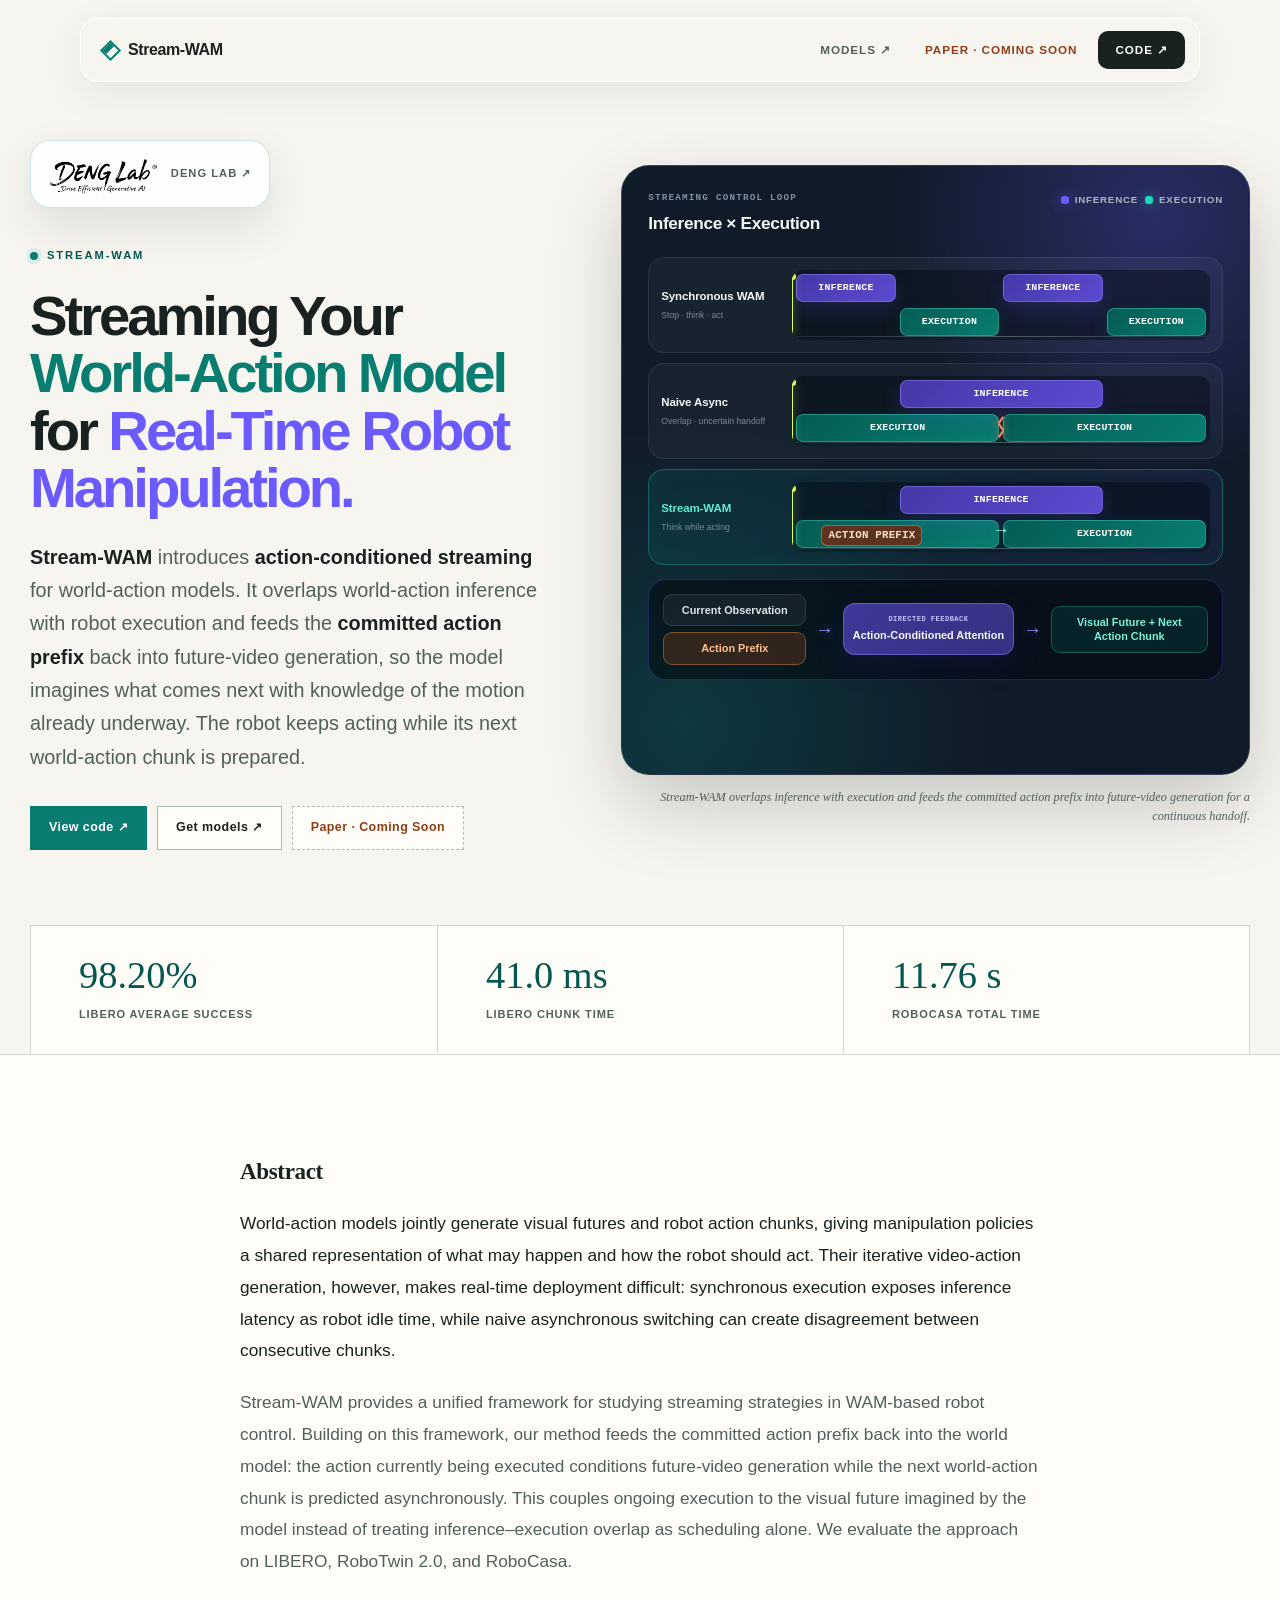
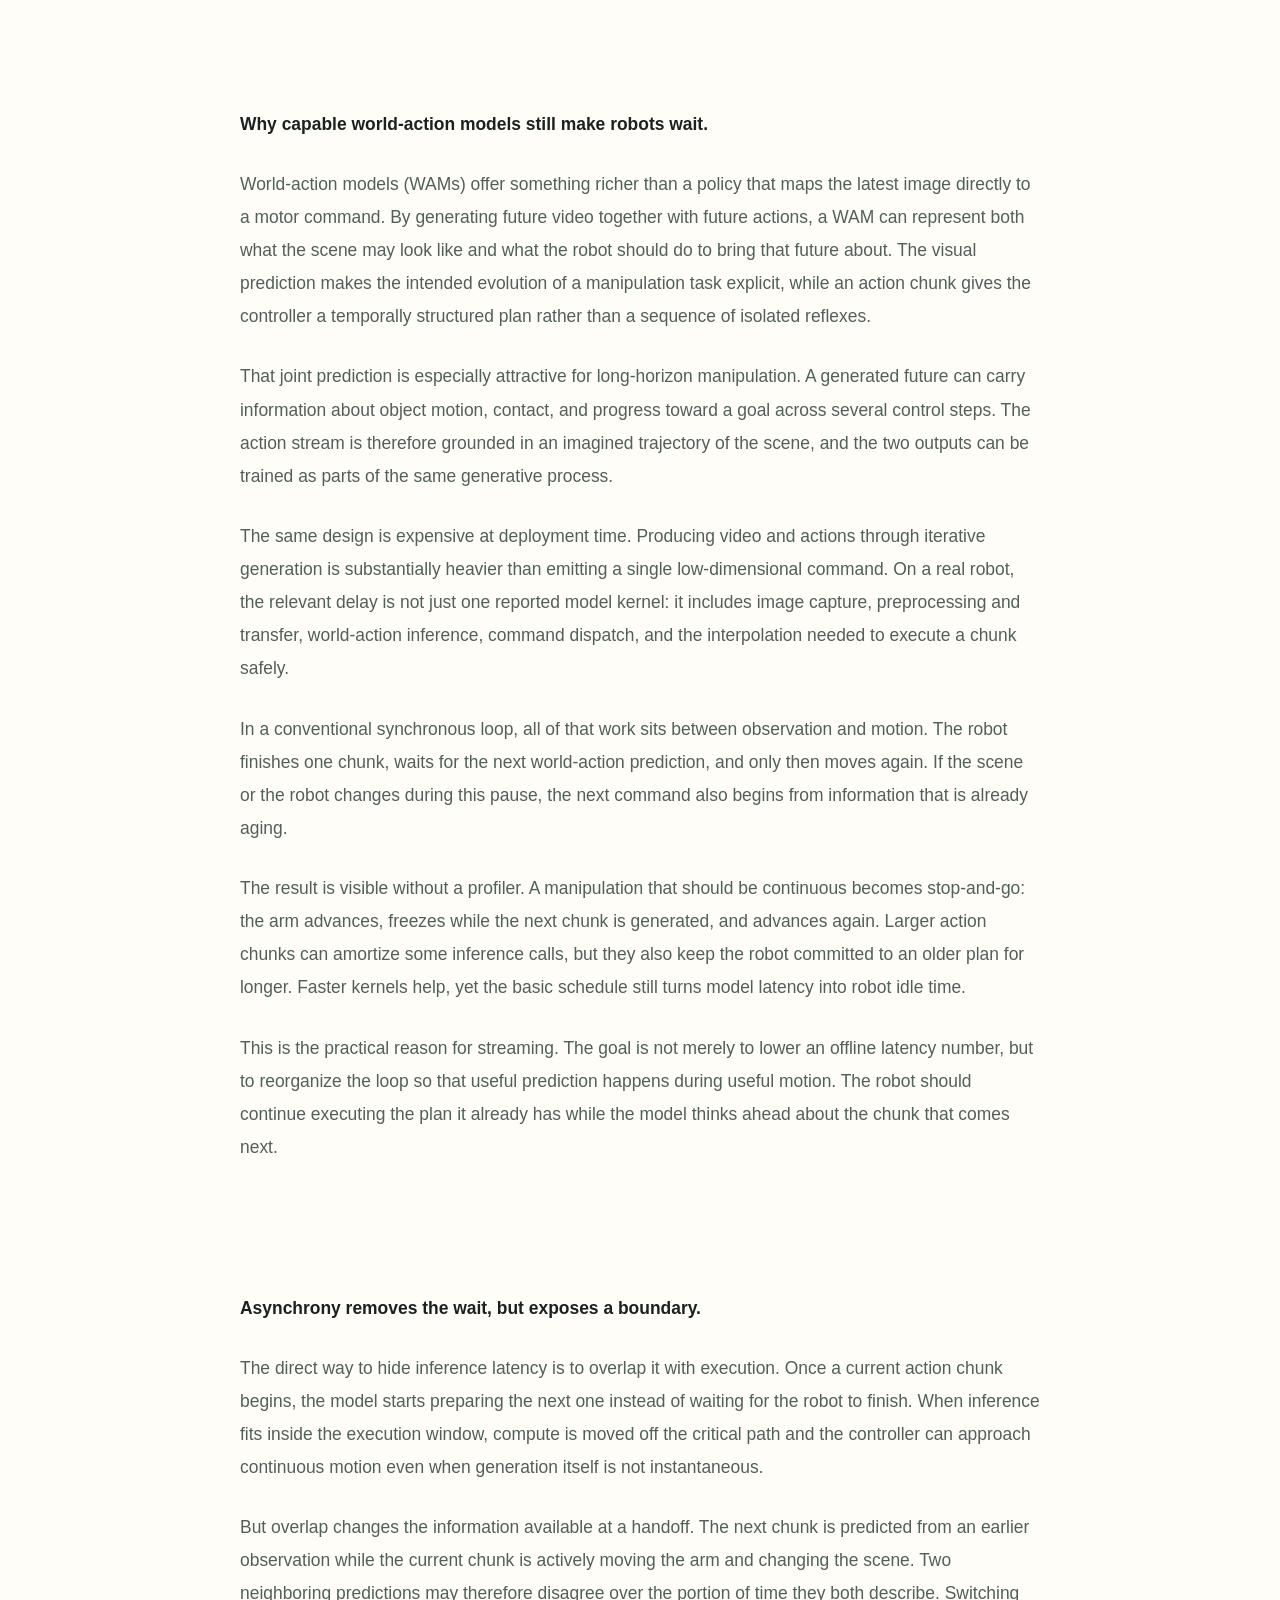
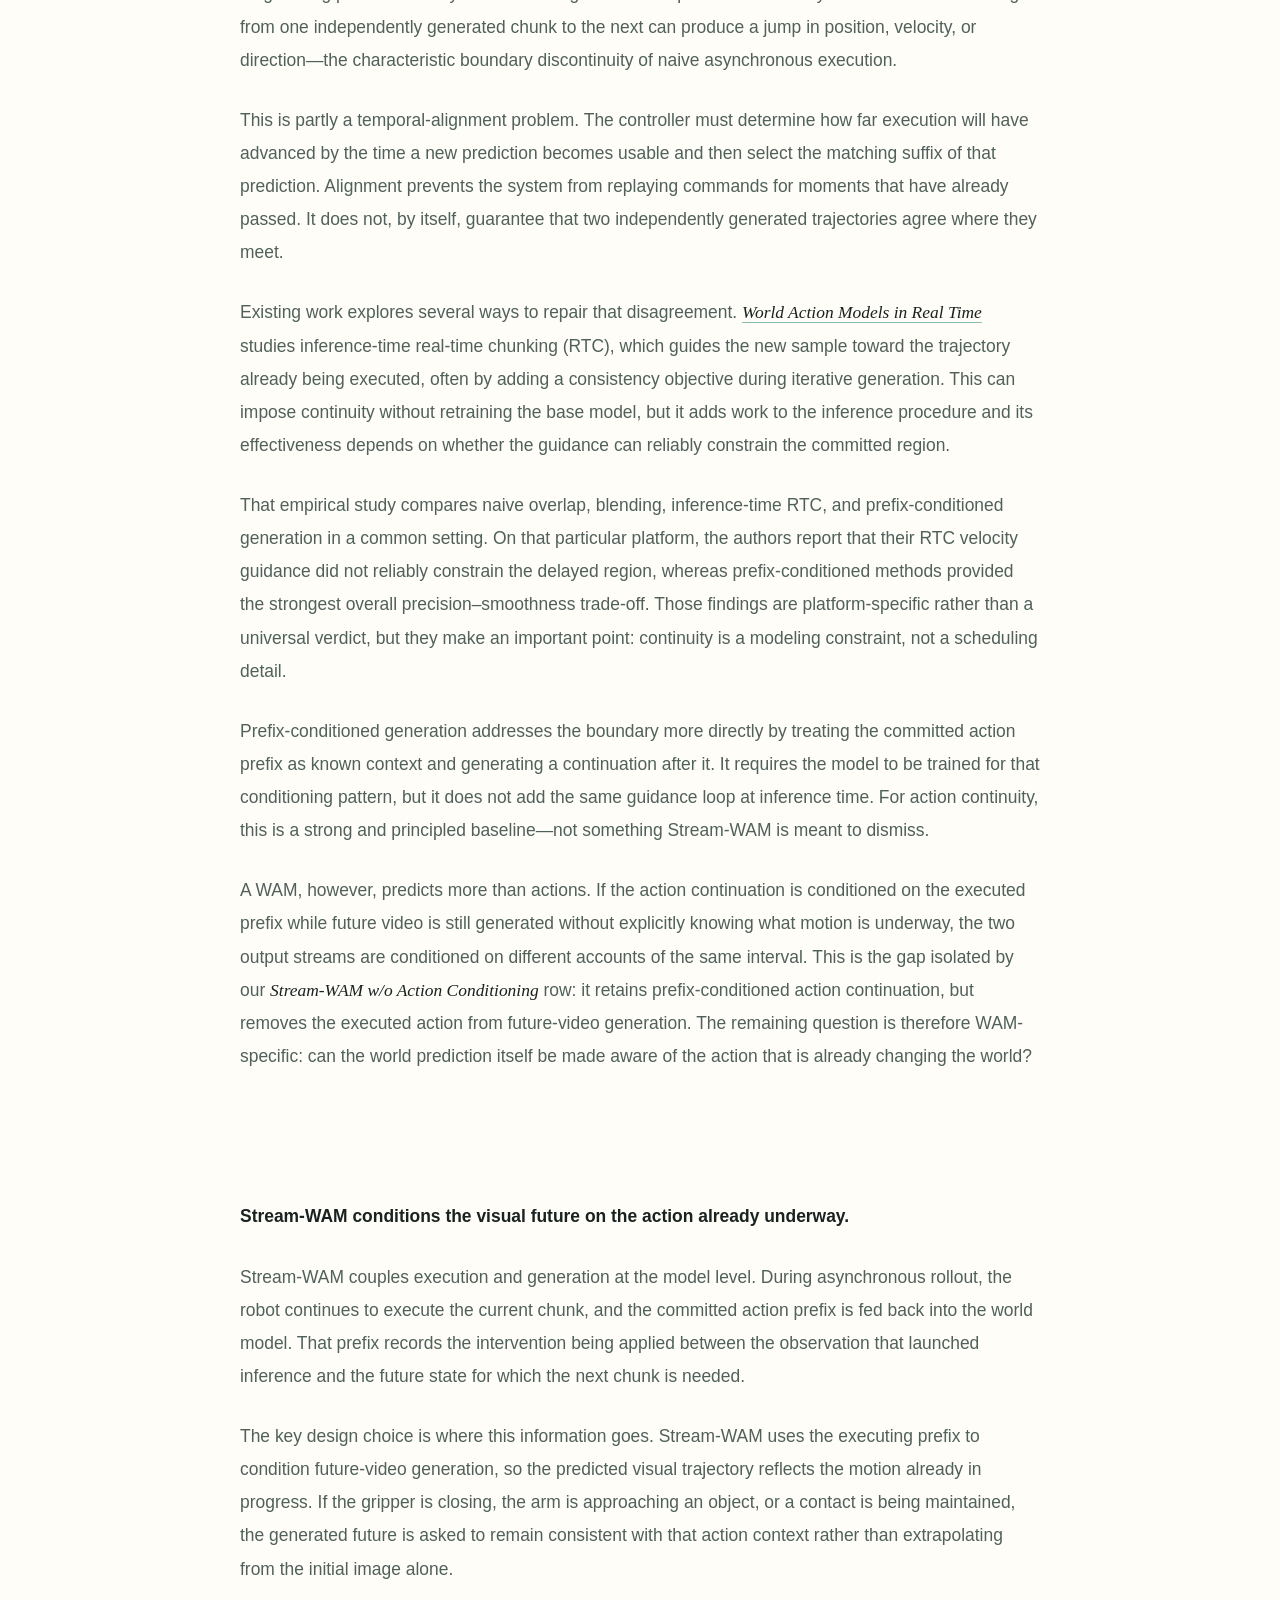
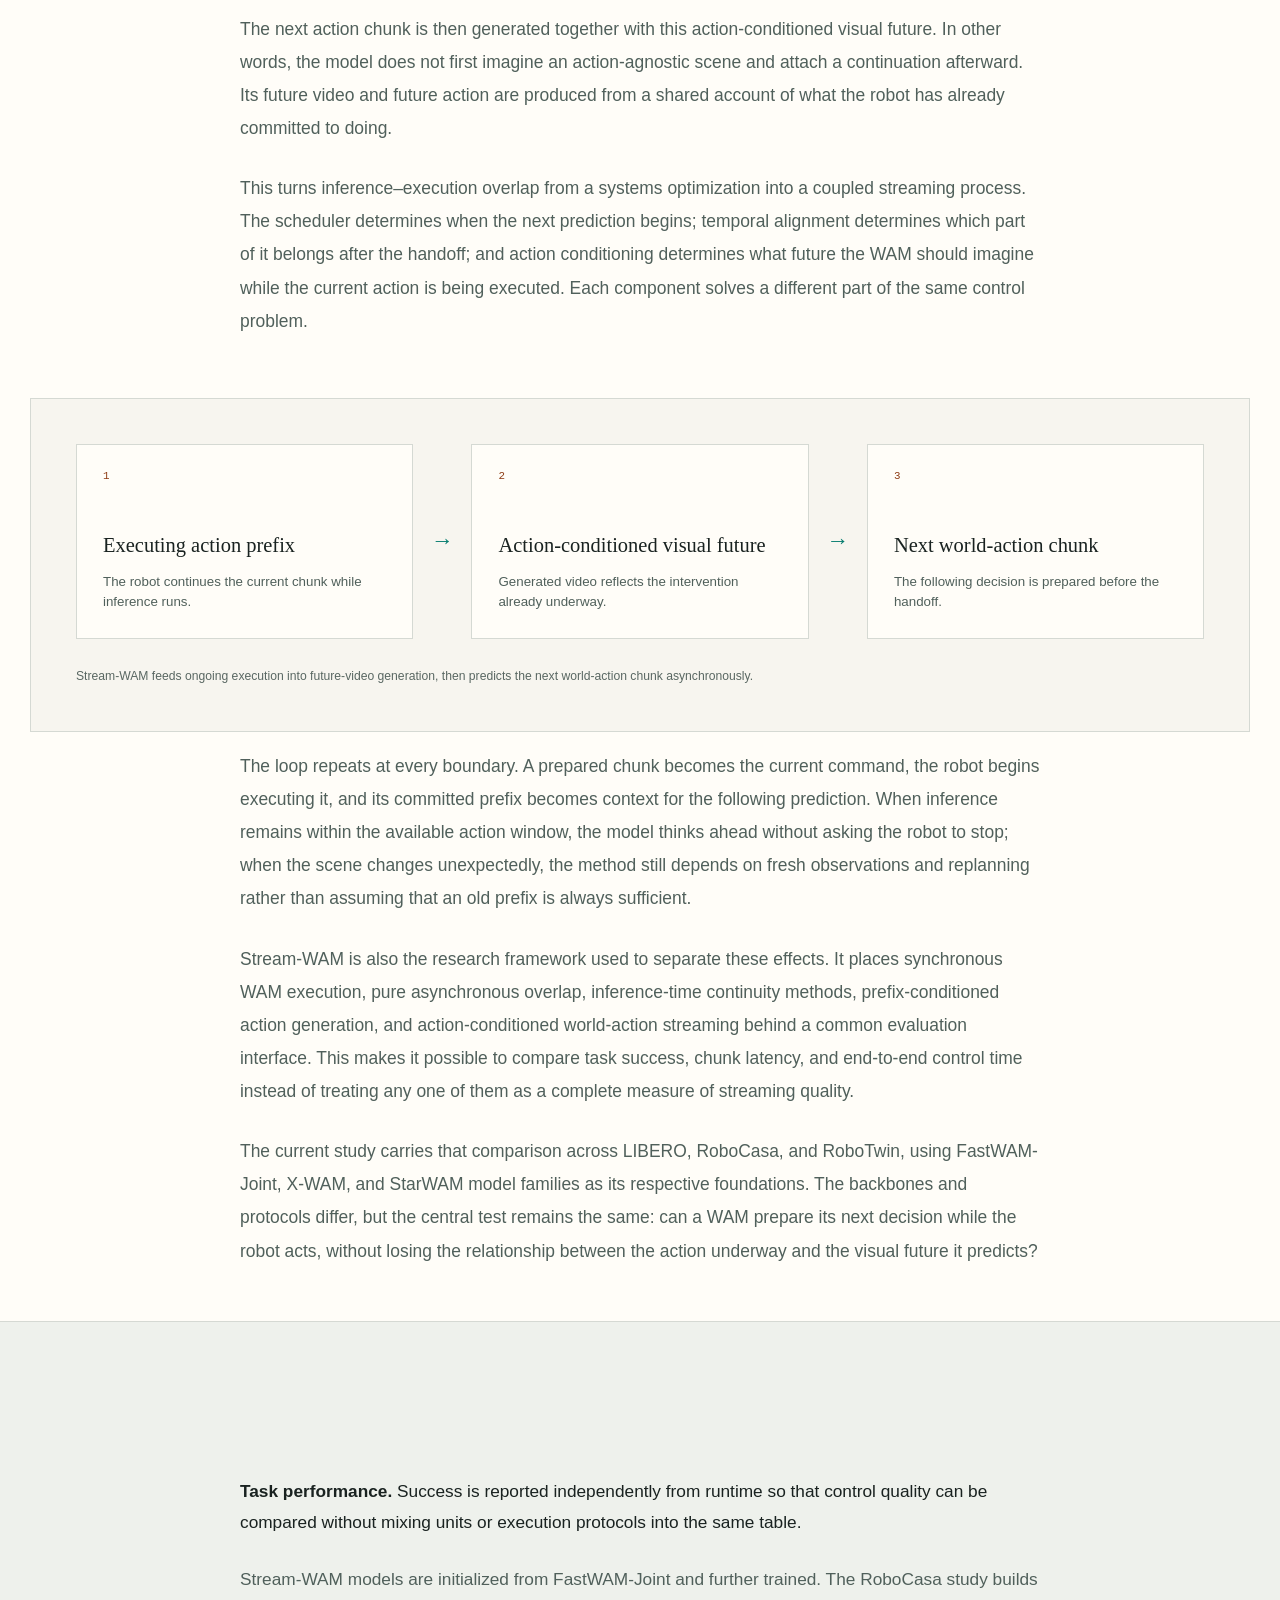
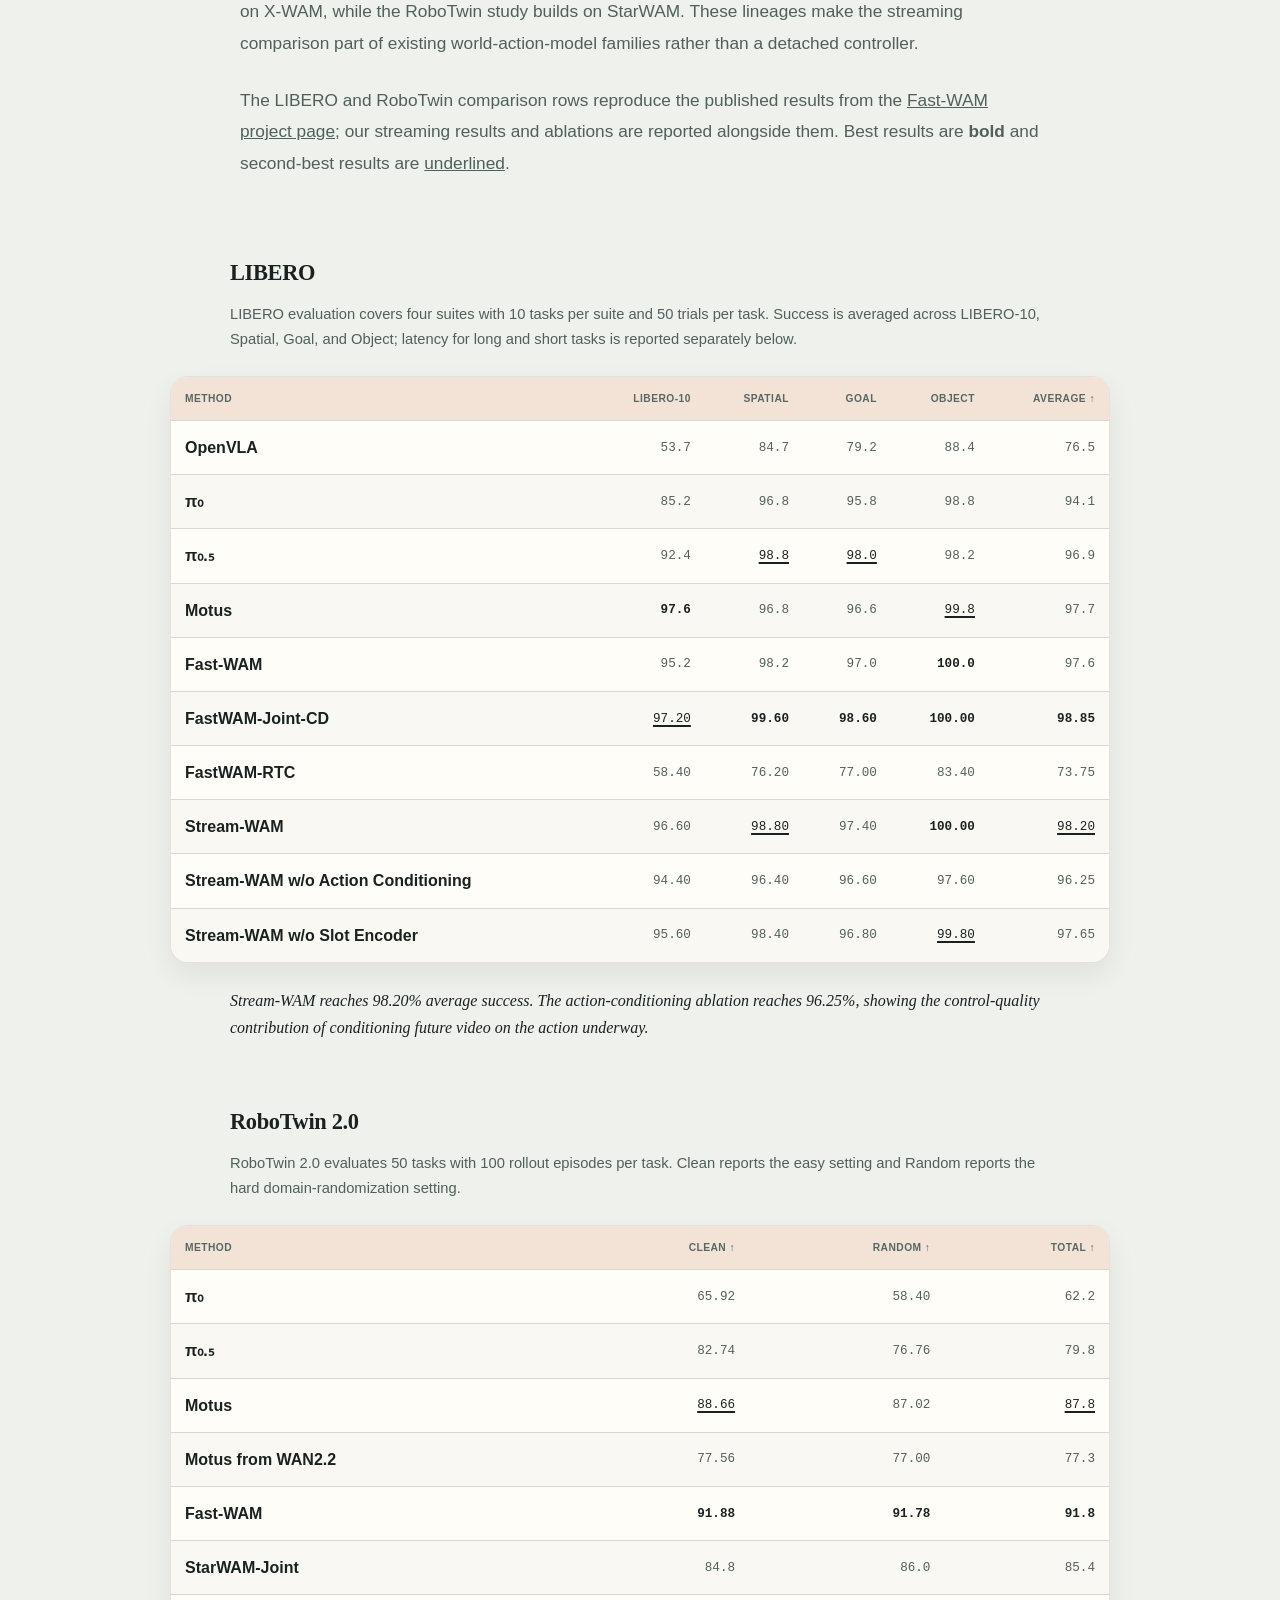
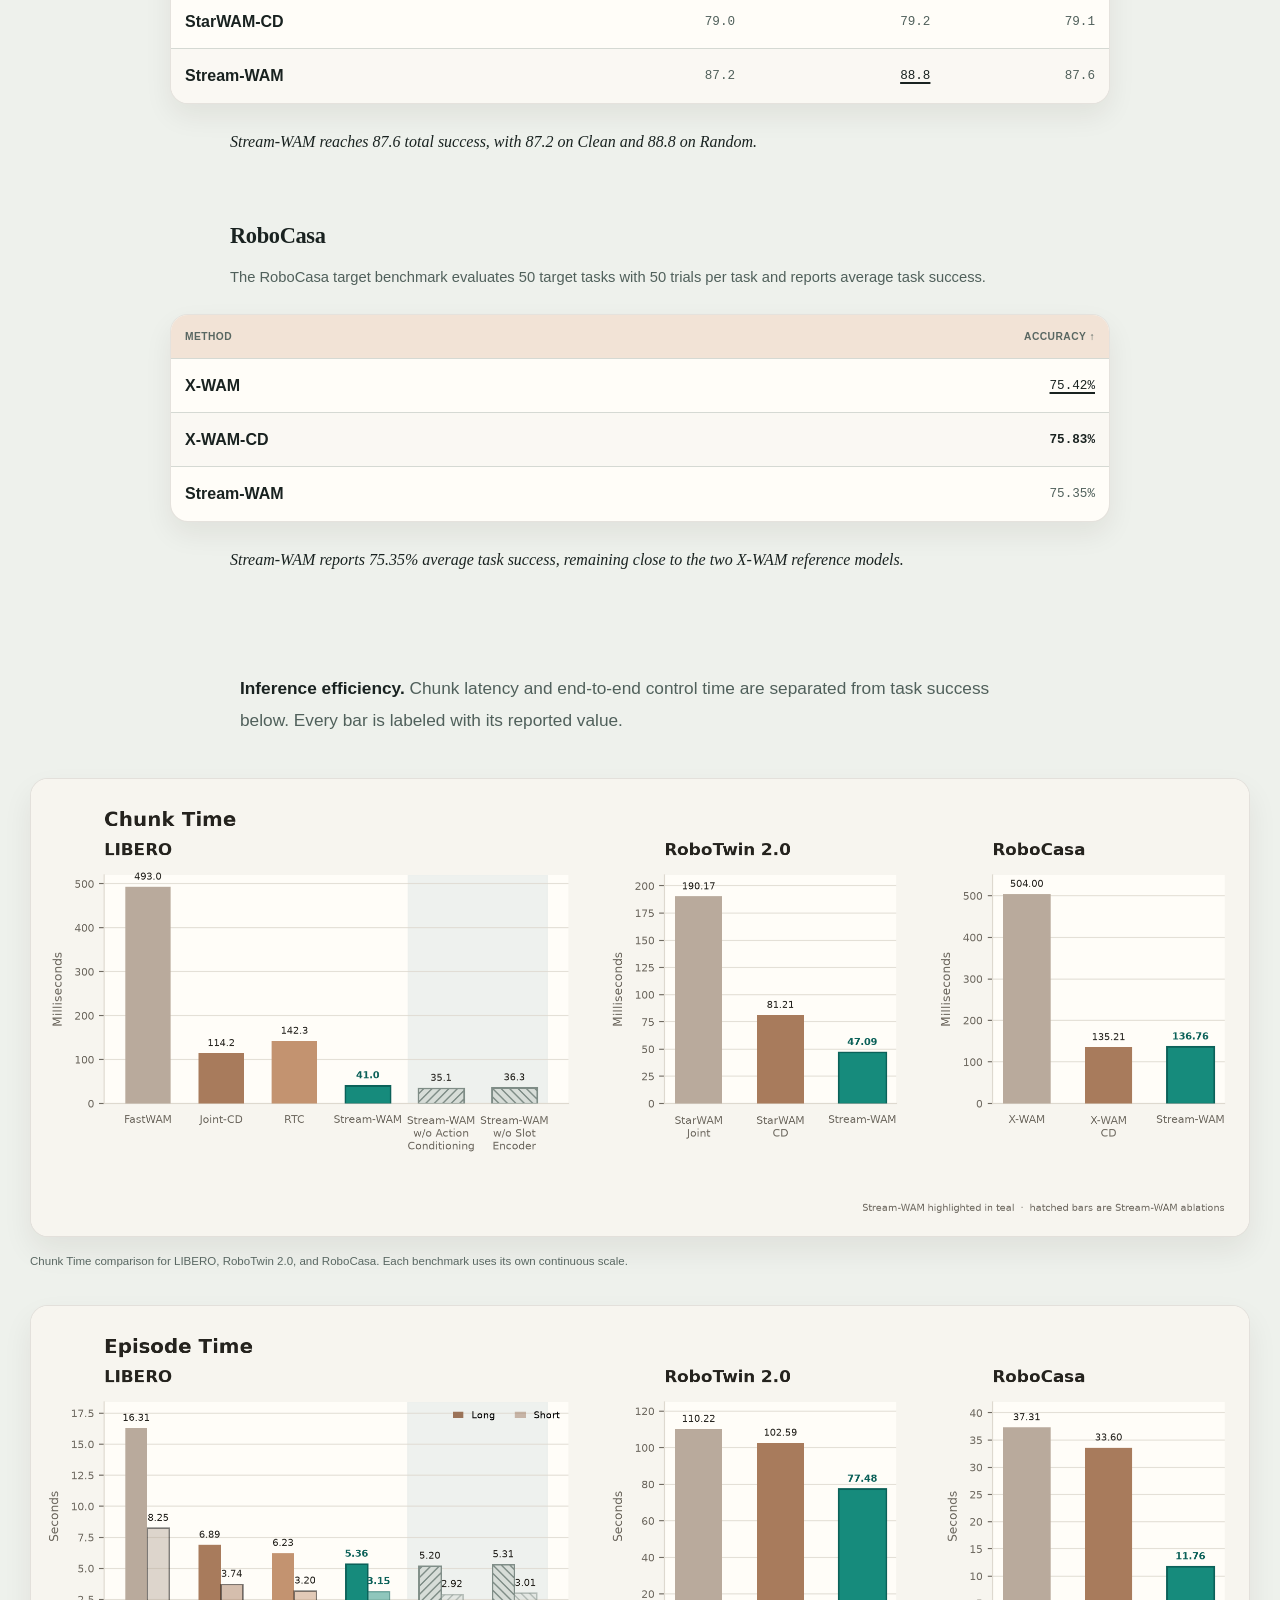
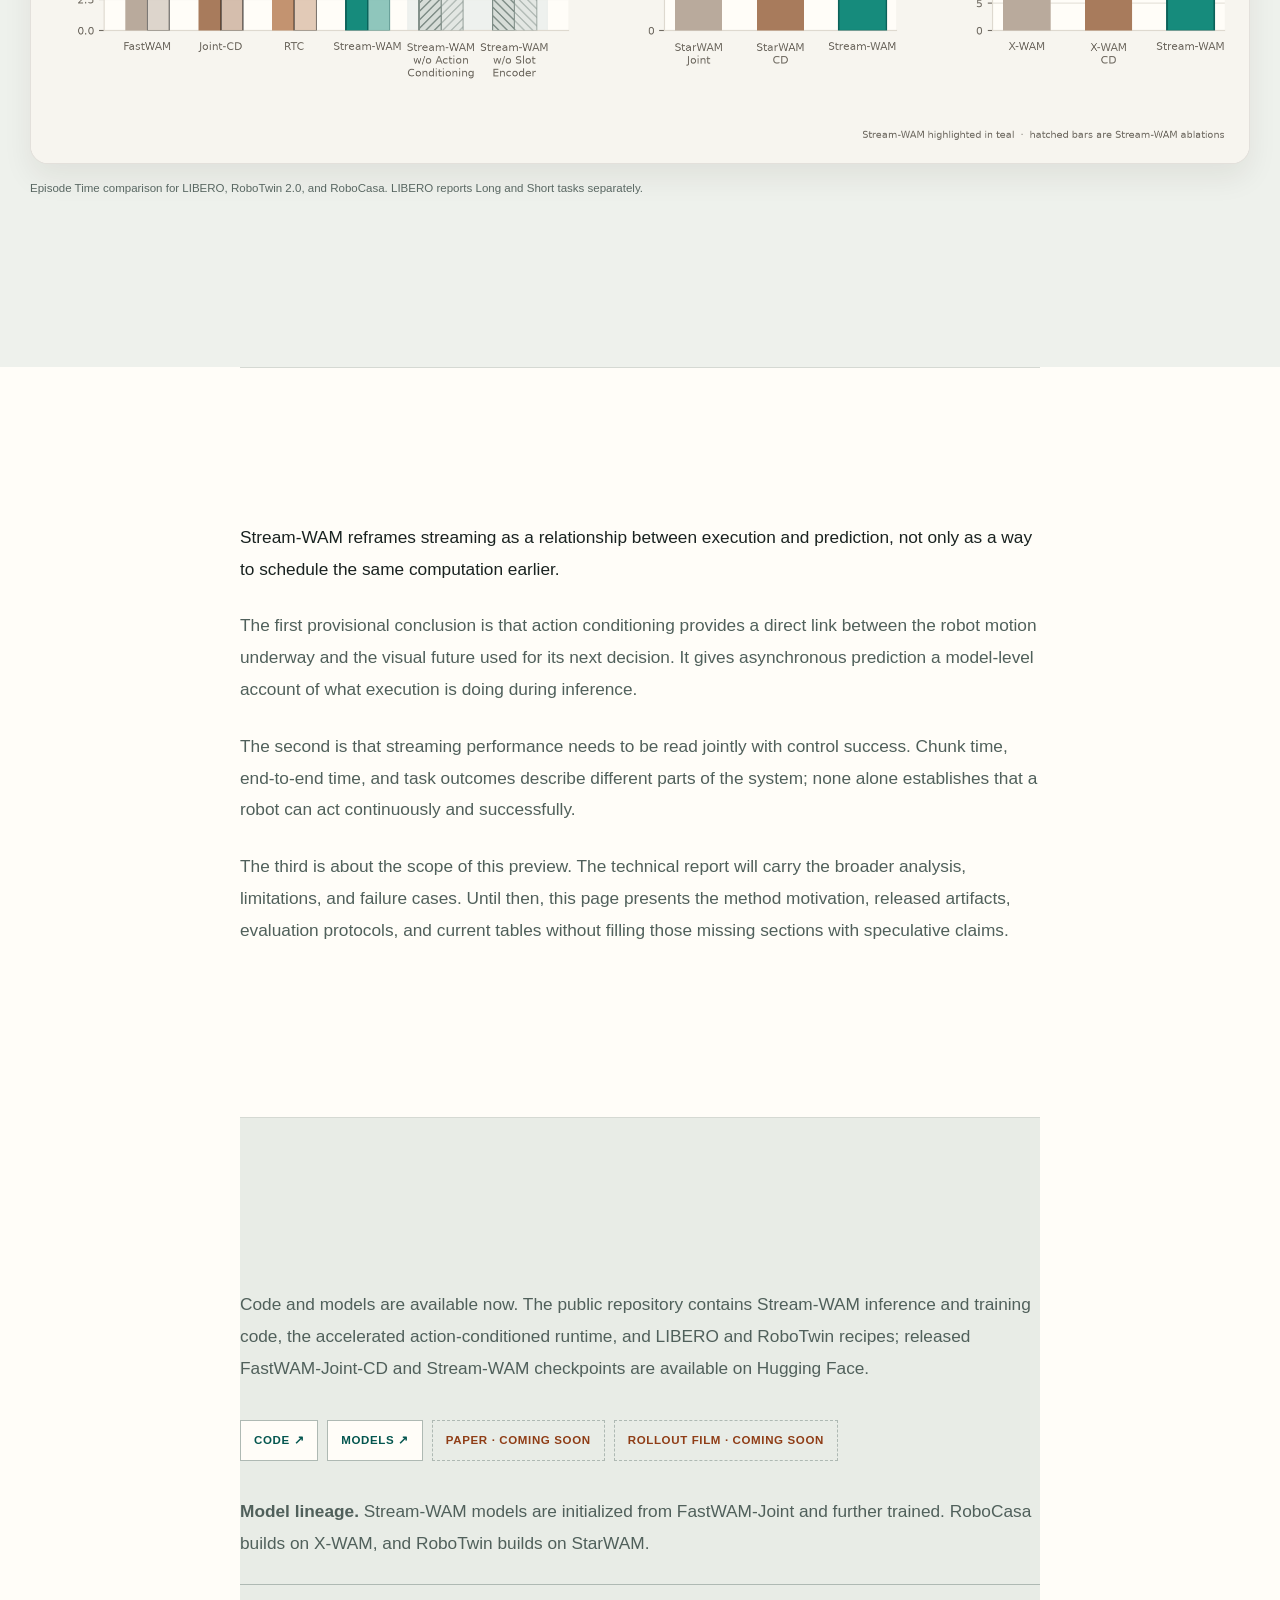
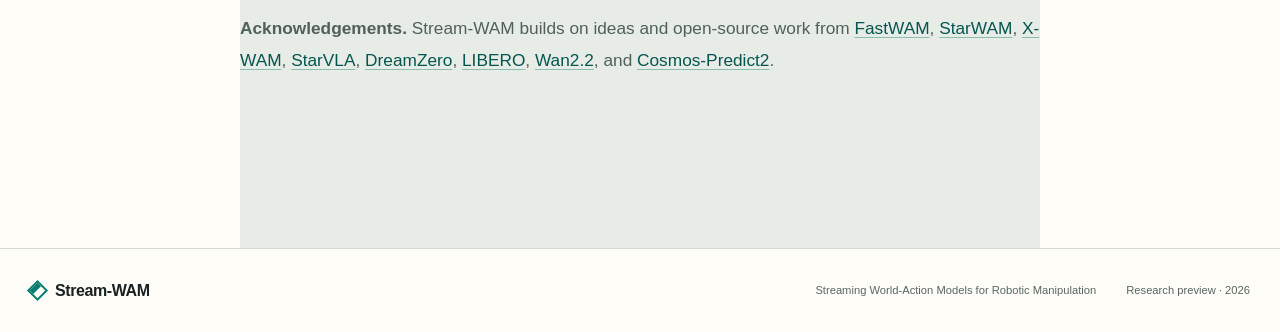
<file: academic_project_page/index.html>
<!doctype html>
<html lang="en">
  <head>
    <meta charset="utf-8">
    <meta name="viewport" content="width=device-width, initial-scale=1">
    <meta name="theme-color" content="#f7f5ef">
    <meta name="description" content="Stream-WAM is a research framework for studying streaming world-action models for robotic manipulation.">
    <meta property="og:type" content="website">
    <meta property="og:title" content="Stream-WAM: Streaming World-Action Models for Robotic Manipulation">
    <meta property="og:description" content="Streaming World-Action Models for Robotic Manipulation">
    <meta property="og:url" content="https://sjtu-deng-lab.github.io/StreamWAM/">
    <meta property="og:image" content="https://sjtu-deng-lab.github.io/StreamWAM/assets/streamwam-social-preview.jpg">
    <meta property="og:image:width" content="1200">
    <meta property="og:image:height" content="630">
    <meta name="twitter:card" content="summary_large_image">
    <title>Stream-WAM — Streaming World-Action Models</title>
    <link rel="stylesheet" href="styles.css">
    <script src="script.js" defer></script>
  </head>
  <body>
    <a class="skip-link" href="#article">Skip to article</a>

    <header class="site-header">
      <nav class="site-nav shell" aria-label="Primary navigation">
        <a class="wordmark" href="#overview" aria-label="Stream-WAM home"><span class="wordmark-mark" aria-hidden="true"></span>Stream-WAM</a>
        <button class="menu-toggle" type="button" aria-expanded="false" aria-controls="nav-links" hidden>
          <span class="sr-only">Open navigation</span><span aria-hidden="true"></span><span aria-hidden="true"></span>
        </button>
        <div class="nav-links" id="nav-links">
          <a class="nav-models" href="https://huggingface.co/SJTU-DENG-Lab/StreamWAM" target="_blank" rel="noopener noreferrer">Models ↗</a>
          <span class="nav-pending">Paper · Coming Soon</span>
          <a class="nav-code" href="https://github.com/SJTU-DENG-Lab/StreamWAM" target="_blank" rel="noopener noreferrer">Code ↗</a>
        </div>
      </nav>
    </header>

    <main id="content">
      <section class="hero shell" id="overview" aria-labelledby="hero-title">
        <div class="hero-copy">
          <a class="lab-lockup" href="https://sjtu-deng-lab.github.io/home/" target="_blank" rel="noopener noreferrer" aria-label="Visit DENG Lab">
            <img class="deng-lab-logo" src="assets/deng-lab.webp" alt="" width="420" height="155">
            <span>DENG Lab ↗</span>
          </a>
          <p class="eyebrow"><span class="live-dot" aria-hidden="true"></span>Stream-WAM</p>
          <h1 id="hero-title"><span>Streaming Your</span> <span class="title-accent-model">World-Action Model</span> <span>for</span> <span class="title-accent-control">Real-Time Robot Manipulation.</span></h1>
          <p class="hero-lede"><strong>Stream-WAM</strong> introduces <strong>action-conditioned streaming</strong> for world-action models. It overlaps world-action inference with robot execution and feeds the <strong>committed action prefix</strong> back into future-video generation, so the model imagines what comes next with knowledge of the motion already underway. The robot keeps acting while its next world-action chunk is prepared.</p>
          <div class="hero-actions" aria-label="Project resources">
            <a class="button button-primary" href="https://github.com/SJTU-DENG-Lab/StreamWAM" target="_blank" rel="noopener noreferrer">View code ↗</a>
            <a class="button" href="https://huggingface.co/SJTU-DENG-Lab/StreamWAM" target="_blank" rel="noopener noreferrer">Get models ↗</a>
            <span class="button button-pending" aria-disabled="true">Paper · Coming Soon</span>
          </div>
        </div>
        <figure class="hero-figure pipeline-figure" aria-labelledby="pipeline-caption">
          <div class="pipeline-visual" role="img" aria-labelledby="pipeline-graphic-title" aria-describedby="pipeline-description pipeline-caption">
            <span class="sr-only" id="pipeline-graphic-title">Comparison of inference and execution strategies</span>
            <p class="sr-only" id="pipeline-description">Three control loops are compared. Synchronous WAM alternates inference and execution, leaving the robot waiting. Naive asynchronous inference overlaps execution but breaks at the handoff because the model does not know the motion already committed. Stream-WAM keeps execution continuous while inference runs, feeds the committed action prefix through action-conditioned attention, and jointly produces a visual future and the next action chunk.</p>
            <div class="pipeline-heading" aria-hidden="true">
              <div><span>Streaming control loop</span><strong>Inference × Execution</strong></div>
              <div class="pipeline-legend"><span class="legend-inference">Inference</span><span class="legend-execution">Execution</span></div>
            </div>

            <div class="strategy-row strategy-sync" aria-hidden="true">
              <div class="strategy-label"><strong>Synchronous WAM</strong><span>Stop · think · act</span></div>
              <div class="strategy-timeline">
                <i class="pipeline-playhead"></i>
                <span class="pipeline-block inference sync-inference-one">Inference</span>
                <span class="pipeline-block execution sync-execution-one">Execution</span>
                <span class="pipeline-block inference sync-inference-two">Inference</span>
                <span class="pipeline-block execution sync-execution-two">Execution</span>
              </div>
            </div>

            <div class="strategy-row strategy-naive" aria-hidden="true">
              <div class="strategy-label"><strong>Naive Async</strong><span>Overlap · uncertain handoff</span></div>
              <div class="strategy-timeline">
                <i class="pipeline-playhead"></i>
                <span class="pipeline-block execution async-execution-one">Execution</span>
                <span class="pipeline-block inference async-inference">Inference</span>
                <span class="pipeline-block execution async-execution-two">Execution</span>
                <span class="handoff-break"><b></b><b></b><b></b></span>
              </div>
            </div>

            <div class="strategy-row strategy-stream" aria-hidden="true">
              <div class="strategy-label"><strong>Stream-WAM</strong><span>Think while acting</span></div>
              <div class="strategy-timeline">
                <i class="pipeline-playhead"></i>
                <span class="pipeline-block execution stream-execution-one">Execution</span>
                <span class="pipeline-block inference stream-inference">Inference</span>
                <span class="pipeline-block execution stream-execution-two">Execution</span>
                <span class="prefix-marker">Action Prefix</span>
                <span class="smooth-handoff" aria-hidden="true">→</span>
              </div>
            </div>

            <div class="attention-panel" aria-hidden="true">
              <div class="attention-inputs"><span>Current Observation</span><span class="prefix-input">Action Prefix</span></div>
              <span class="attention-arrow">→</span>
              <div class="attention-core"><small>Directed feedback</small><strong>Action-Conditioned Attention</strong></div>
              <span class="attention-arrow">→</span>
              <div class="attention-output">Visual Future + Next Action Chunk</div>
            </div>
          </div>
          <figcaption id="pipeline-caption">Stream-WAM overlaps inference with execution and feeds the committed action prefix into future-video generation for a continuous handoff.</figcaption>
        </figure>
        <div class="headline-results" aria-label="Selected results">
          <p><strong>98.20%</strong><span>LIBERO average success</span></p>
          <p><strong>41.0 ms</strong><span>LIBERO chunk time</span></p>
          <p><strong>11.76 s</strong><span>RoboCasa total time</span></p>
        </div>
      </section>

      <article class="longform" id="article">
        <div class="article-header reading-column">
          <h2>Abstract</h2>
          <p class="abstract-lead">World-action models jointly generate visual futures and robot action chunks, giving manipulation policies a shared representation of what may happen and how the robot should act. Their iterative video-action generation, however, makes real-time deployment difficult: synchronous execution exposes inference latency as robot idle time, while naive asynchronous switching can create disagreement between consecutive chunks.</p>
          <p>Stream-WAM provides a unified framework for studying streaming strategies in WAM-based robot control. Building on this framework, our method feeds the committed action prefix back into the world model: the action currently being executed conditions future-video generation while the next world-action chunk is predicted asynchronously. This couples ongoing execution to the visual future imagined by the model instead of treating inference–execution overlap as scheduling alone. We evaluate the approach on LIBERO, RoboTwin 2.0, and RoboCasa.</p>
        </div>

        <section class="editorial-act reading-column" id="act-wam" aria-label="The deployment problem">
          <p class="act-opening">Why capable world-action models still make robots wait.</p>
          <p>World-action models (WAMs) offer something richer than a policy that maps the latest image directly to a motor command. By generating future video together with future actions, a WAM can represent both what the scene may look like and what the robot should do to bring that future about. The visual prediction makes the intended evolution of a manipulation task explicit, while an action chunk gives the controller a temporally structured plan rather than a sequence of isolated reflexes.</p>
          <p>That joint prediction is especially attractive for long-horizon manipulation. A generated future can carry information about object motion, contact, and progress toward a goal across several control steps. The action stream is therefore grounded in an imagined trajectory of the scene, and the two outputs can be trained as parts of the same generative process.</p>
          <p>The same design is expensive at deployment time. Producing video and actions through iterative generation is substantially heavier than emitting a single low-dimensional command. On a real robot, the relevant delay is not just one reported model kernel: it includes image capture, preprocessing and transfer, world-action inference, command dispatch, and the interpolation needed to execute a chunk safely.</p>
          <p>In a conventional synchronous loop, all of that work sits between observation and motion. The robot finishes one chunk, waits for the next world-action prediction, and only then moves again. If the scene or the robot changes during this pause, the next command also begins from information that is already aging.</p>
          <p>The result is visible without a profiler. A manipulation that should be continuous becomes stop-and-go: the arm advances, freezes while the next chunk is generated, and advances again. Larger action chunks can amortize some inference calls, but they also keep the robot committed to an older plan for longer. Faster kernels help, yet the basic schedule still turns model latency into robot idle time.</p>
          <p>This is the practical reason for streaming. The goal is not merely to lower an offline latency number, but to reorganize the loop so that useful prediction happens during useful motion. The robot should continue executing the plan it already has while the model thinks ahead about the chunk that comes next.</p>
        </section>

        <section class="editorial-act reading-column" id="act-async" aria-label="The asynchronous boundary">
          <p class="act-opening">Asynchrony removes the wait, but exposes a boundary.</p>
          <p>The direct way to hide inference latency is to overlap it with execution. Once a current action chunk begins, the model starts preparing the next one instead of waiting for the robot to finish. When inference fits inside the execution window, compute is moved off the critical path and the controller can approach continuous motion even when generation itself is not instantaneous.</p>
          <p>But overlap changes the information available at a handoff. The next chunk is predicted from an earlier observation while the current chunk is actively moving the arm and changing the scene. Two neighboring predictions may therefore disagree over the portion of time they both describe. Switching from one independently generated chunk to the next can produce a jump in position, velocity, or direction—the characteristic boundary discontinuity of naive asynchronous execution.</p>
          <p>This is partly a temporal-alignment problem. The controller must determine how far execution will have advanced by the time a new prediction becomes usable and then select the matching suffix of that prediction. Alignment prevents the system from replaying commands for moments that have already passed. It does not, by itself, guarantee that two independently generated trajectories agree where they meet.</p>
          <p>Existing work explores several ways to repair that disagreement. <a href="https://arxiv.org/abs/2608.01880" target="_blank" rel="noopener noreferrer"><cite>World Action Models in Real Time</cite></a> studies inference-time real-time chunking (RTC), which guides the new sample toward the trajectory already being executed, often by adding a consistency objective during iterative generation. This can impose continuity without retraining the base model, but it adds work to the inference procedure and its effectiveness depends on whether the guidance can reliably constrain the committed region.</p>
          <p>That empirical study compares naive overlap, blending, inference-time RTC, and prefix-conditioned generation in a common setting. On that particular platform, the authors report that their RTC velocity guidance did not reliably constrain the delayed region, whereas prefix-conditioned methods provided the strongest overall precision–smoothness trade-off. Those findings are platform-specific rather than a universal verdict, but they make an important point: continuity is a modeling constraint, not a scheduling detail.</p>
          <p>Prefix-conditioned generation addresses the boundary more directly by treating the committed action prefix as known context and generating a continuation after it. It requires the model to be trained for that conditioning pattern, but it does not add the same guidance loop at inference time. For action continuity, this is a strong and principled baseline—not something Stream-WAM is meant to dismiss.</p>
          <p>A WAM, however, predicts more than actions. If the action continuation is conditioned on the executed prefix while future video is still generated without explicitly knowing what motion is underway, the two output streams are conditioned on different accounts of the same interval. This is the gap isolated by our <em>Stream-WAM w/o Action Conditioning</em> row: it retains prefix-conditioned action continuation, but removes the executed action from future-video generation. The remaining question is therefore WAM-specific: can the world prediction itself be made aware of the action that is already changing the world?</p>
        </section>

        <section class="editorial-act" id="act-streamwam" aria-label="Action-conditioned streaming">
          <div class="reading-column">
            <p class="act-opening">Stream-WAM conditions the visual future on the action already underway.</p>
            <p>Stream-WAM couples execution and generation at the model level. During asynchronous rollout, the robot continues to execute the current chunk, and the committed action prefix is fed back into the world model. That prefix records the intervention being applied between the observation that launched inference and the future state for which the next chunk is needed.</p>
            <p>The key design choice is where this information goes. Stream-WAM uses the executing prefix to condition future-video generation, so the predicted visual trajectory reflects the motion already in progress. If the gripper is closing, the arm is approaching an object, or a contact is being maintained, the generated future is asked to remain consistent with that action context rather than extrapolating from the initial image alone.</p>
            <p>The next action chunk is then generated together with this action-conditioned visual future. In other words, the model does not first imagine an action-agnostic scene and attach a continuation afterward. Its future video and future action are produced from a shared account of what the robot has already committed to doing.</p>
            <p>This turns inference–execution overlap from a systems optimization into a coupled streaming process. The scheduler determines when the next prediction begins; temporal alignment determines which part of it belongs after the handoff; and action conditioning determines what future the WAM should imagine while the current action is being executed. Each component solves a different part of the same control problem.</p>
          </div>
          <figure class="method-figure breakout" aria-labelledby="method-caption">
            <div><span>1</span><strong>Executing action prefix</strong><small>The robot continues the current chunk while inference runs.</small></div>
            <i aria-hidden="true">→</i>
            <div><span>2</span><strong>Action-conditioned visual future</strong><small>Generated video reflects the intervention already underway.</small></div>
            <i aria-hidden="true">→</i>
            <div><span>3</span><strong>Next world-action chunk</strong><small>The following decision is prepared before the handoff.</small></div>
            <figcaption id="method-caption">Stream-WAM feeds ongoing execution into future-video generation, then predicts the next world-action chunk asynchronously.</figcaption>
          </figure>
          <div class="reading-column">
            <p>The loop repeats at every boundary. A prepared chunk becomes the current command, the robot begins executing it, and its committed prefix becomes context for the following prediction. When inference remains within the available action window, the model thinks ahead without asking the robot to stop; when the scene changes unexpectedly, the method still depends on fresh observations and replanning rather than assuming that an old prefix is always sufficient.</p>
            <p>Stream-WAM is also the research framework used to separate these effects. It places synchronous WAM execution, pure asynchronous overlap, inference-time continuity methods, prefix-conditioned action generation, and action-conditioned world-action streaming behind a common evaluation interface. This makes it possible to compare task success, chunk latency, and end-to-end control time instead of treating any one of them as a complete measure of streaming quality.</p>
            <p>The current study carries that comparison across LIBERO, RoboCasa, and RoboTwin, using FastWAM-Joint, X-WAM, and StarWAM model families as its respective foundations. The backbones and protocols differ, but the central test remains the same: can a WAM prepare its next decision while the robot acts, without losing the relationship between the action underway and the visual future it predicts?</p>
          </div>
        </section>

        <section class="article-section experiments" id="experiments" aria-label="Current results">
          <div class="reading-column">
            <p class="lead"><strong>Task performance.</strong> Success is reported independently from runtime so that control quality can be compared without mixing units or execution protocols into the same table.</p>
            <p>Stream-WAM models are initialized from FastWAM-Joint and further trained. The RoboCasa study builds on X-WAM, while the RoboTwin study builds on StarWAM. These lineages make the streaming comparison part of existing world-action-model families rather than a detached controller.</p>
            <p>The LIBERO and RoboTwin comparison rows reproduce the published results from the <a href="https://yuantianyuan01.github.io/FastWAM/" target="_blank" rel="noopener noreferrer">Fast-WAM project page</a>; our streaming results and ablations are reported alongside them. Best results are <strong>bold</strong> and second-best results are <u>underlined</u>.</p>
          </div>

          <section class="benchmark breakout" id="benchmark-libero" aria-labelledby="libero-title">
            <div class="benchmark-intro">
              <h3 id="libero-title">LIBERO</h3>
              <p>LIBERO evaluation covers four suites with 10 tasks per suite and 50 trials per task. Success is averaged across LIBERO-10, Spatial, Goal, and Object; latency for long and short tasks is reported separately below.</p>
            </div>
            <div class="table-scroll" tabindex="0" aria-label="Scrollable LIBERO results table">
              <table>
                <caption>LIBERO success results</caption>
                <thead><tr><th scope="col">Method</th><th scope="col">LIBERO-10</th><th scope="col">Spatial</th><th scope="col">Goal</th><th scope="col">Object</th><th scope="col">Average ↑</th></tr></thead>
                <tbody>
                  <tr><th scope="row">OpenVLA</th><td>53.7</td><td>84.7</td><td>79.2</td><td>88.4</td><td>76.5</td></tr>
                  <tr><th scope="row">π₀</th><td>85.2</td><td>96.8</td><td>95.8</td><td>98.8</td><td>94.1</td></tr>
                  <tr><th scope="row">π₀.₅</th><td>92.4</td><td><u>98.8</u></td><td><u>98.0</u></td><td>98.2</td><td>96.9</td></tr>
                  <tr><th scope="row">Motus</th><td><strong>97.6</strong></td><td>96.8</td><td>96.6</td><td><u>99.8</u></td><td>97.7</td></tr>
                  <tr><th scope="row">Fast-WAM</th><td>95.2</td><td>98.2</td><td>97.0</td><td><strong>100.0</strong></td><td>97.6</td></tr>
                  <tr><th scope="row">FastWAM-Joint-CD</th><td><u>97.20</u></td><td><strong>99.60</strong></td><td><strong>98.60</strong></td><td><strong>100.00</strong></td><td><strong>98.85</strong></td></tr>
                  <tr><th scope="row">FastWAM-RTC</th><td>58.40</td><td>76.20</td><td>77.00</td><td>83.40</td><td>73.75</td></tr>
                  <tr><th scope="row">Stream-WAM</th><td>96.60</td><td><u>98.80</u></td><td>97.40</td><td><strong>100.00</strong></td><td><u>98.20</u></td></tr>
                  <tr><th scope="row">Stream-WAM w/o Action Conditioning</th><td>94.40</td><td>96.40</td><td>96.60</td><td>97.60</td><td>96.25</td></tr>
                  <tr><th scope="row">Stream-WAM w/o Slot Encoder</th><td>95.60</td><td>98.40</td><td>96.80</td><td><u>99.80</u></td><td>97.65</td></tr>
                </tbody>
              </table>
            </div>
            <p class="benchmark-reading">Stream-WAM reaches 98.20% average success. The action-conditioning ablation reaches 96.25%, showing the control-quality contribution of conditioning future video on the action underway.</p>
          </section>

          <section class="benchmark breakout" id="benchmark-robotwin" aria-labelledby="robotwin-title">
            <div class="benchmark-intro">
              <h3 id="robotwin-title">RoboTwin 2.0</h3>
              <p>RoboTwin 2.0 evaluates 50 tasks with 100 rollout episodes per task. Clean reports the easy setting and Random reports the hard domain-randomization setting.</p>
            </div>
            <div class="table-scroll" tabindex="0" aria-label="Scrollable RoboTwin results table">
              <table>
                <caption>RoboTwin 2.0 clean and randomized results</caption>
                <thead><tr><th scope="col">Method</th><th scope="col">Clean ↑</th><th scope="col">Random ↑</th><th scope="col">Total ↑</th></tr></thead>
                <tbody>
                  <tr><th scope="row">π₀</th><td>65.92</td><td>58.40</td><td>62.2</td></tr>
                  <tr><th scope="row">π₀.₅</th><td>82.74</td><td>76.76</td><td>79.8</td></tr>
                  <tr><th scope="row">Motus</th><td><u>88.66</u></td><td>87.02</td><td><u>87.8</u></td></tr>
                  <tr><th scope="row">Motus from WAN2.2</th><td>77.56</td><td>77.00</td><td>77.3</td></tr>
                  <tr><th scope="row">Fast-WAM</th><td><strong>91.88</strong></td><td><strong>91.78</strong></td><td><strong>91.8</strong></td></tr>
                  <tr><th scope="row">StarWAM-Joint</th><td>84.8</td><td>86.0</td><td>85.4</td></tr>
                  <tr><th scope="row">StarWAM-CD</th><td>79.0</td><td>79.2</td><td>79.1</td></tr>
                  <tr><th scope="row">Stream-WAM</th><td>87.2</td><td><u>88.8</u></td><td>87.6</td></tr>
                </tbody>
              </table>
            </div>
            <p class="benchmark-reading">Stream-WAM reaches 87.6 total success, with 87.2 on Clean and 88.8 on Random.</p>
          </section>

          <section class="benchmark breakout" id="benchmark-robocasa" aria-labelledby="robocasa-title">
            <div class="benchmark-intro">
              <h3 id="robocasa-title">RoboCasa</h3>
              <p>The RoboCasa target benchmark evaluates 50 target tasks with 50 trials per task and reports average task success.</p>
            </div>
            <div class="table-scroll" tabindex="0" aria-label="Scrollable RoboCasa results table">
              <table>
                <caption>RoboCasa target benchmark results</caption>
                <thead><tr><th scope="col">Method</th><th scope="col">Accuracy ↑</th></tr></thead>
                <tbody>
                  <tr><th scope="row">X-WAM</th><td><u>75.42%</u></td></tr>
                  <tr><th scope="row">X-WAM-CD</th><td><strong>75.83%</strong></td></tr>
                  <tr><th scope="row">Stream-WAM</th><td>75.35%</td></tr>
                </tbody>
              </table>
            </div>
            <p class="benchmark-reading">Stream-WAM reports 75.35% average task success, remaining close to the two X-WAM reference models.</p>
          </section>

          <div class="efficiency-intro reading-column">
            <p><strong>Inference efficiency.</strong> Chunk latency and end-to-end control time are separated from task success below. Every bar is labeled with its reported value.</p>
          </div>
          <figure class="latency-figure breakout" aria-labelledby="chunk-time-caption">
            <div class="latency-viewport">
              <a class="latency-image-link" href="assets/stream-wam-chunk-time.png" target="_blank" rel="noopener noreferrer" aria-label="Open the full-resolution Stream-WAM Chunk Time figure">
                <img class="latency-plot" src="assets/stream-wam-chunk-time.png" alt="Chunk-time comparison for LIBERO, RoboTwin 2.0, and RoboCasa." width="2400" height="900" aria-describedby="chunk-time-caption latency-data-caption">
              </a>
            </div>
            <figcaption id="chunk-time-caption">Chunk Time comparison for LIBERO, RoboTwin 2.0, and RoboCasa. Each benchmark uses its own continuous scale.</figcaption>
          </figure>
          <figure class="latency-figure breakout" aria-labelledby="episode-time-caption">
            <div class="latency-viewport">
              <a class="latency-image-link" href="assets/stream-wam-episode-time.png" target="_blank" rel="noopener noreferrer" aria-label="Open the full-resolution Stream-WAM Episode Time figure">
                <img class="latency-plot" src="assets/stream-wam-episode-time.png" alt="Episode-time comparison for LIBERO, RoboTwin 2.0, and RoboCasa." width="2400" height="900" aria-describedby="episode-time-caption latency-data-caption">
              </a>
            </div>
            <figcaption id="episode-time-caption">Episode Time comparison for LIBERO, RoboTwin 2.0, and RoboCasa. LIBERO reports Long and Short tasks separately.</figcaption>
            <div class="sr-only">
            <table class="latency-data">
              <caption id="latency-data-caption">Exact latency values shown in the figure</caption>
              <thead><tr><th scope="col">Benchmark</th><th scope="col">Method</th><th scope="col">Chunk Time</th><th scope="col">Episode Time</th></tr></thead>
              <tbody>
                <tr><th scope="row">LIBERO</th><td>FastWAM</td><td>493.0 ms</td><td>16.31 s Long / 8.25 s Short</td></tr>
                <tr><th scope="row">LIBERO</th><td>FastWAM-Joint-CD</td><td>114.2 ms</td><td>6.89 s Long / 3.74 s Short</td></tr>
                <tr><th scope="row">LIBERO</th><td>FastWAM-RTC</td><td>142.3 ms</td><td>6.23 s Long / 3.20 s Short</td></tr>
                <tr><th scope="row">LIBERO</th><td>Stream-WAM</td><td>41.0 ms</td><td>5.36 s Long / 3.15 s Short</td></tr>
                <tr><th scope="row">LIBERO</th><td>Stream-WAM w/o Action Conditioning</td><td>35.1 ms</td><td>5.20 s Long / 2.92 s Short</td></tr>
                <tr><th scope="row">LIBERO</th><td>Stream-WAM w/o Slot Encoder</td><td>36.3 ms</td><td>5.31 s Long / 3.01 s Short</td></tr>
                <tr><th scope="row">RoboTwin 2.0</th><td>StarWAM-Joint</td><td>190.17 ms</td><td>110.22 s</td></tr>
                <tr><th scope="row">RoboTwin 2.0</th><td>StarWAM-CD</td><td>81.21 ms</td><td>102.59 s</td></tr>
                <tr><th scope="row">RoboTwin 2.0</th><td>Stream-WAM</td><td>47.09 ms</td><td>77.48 s</td></tr>
                <tr><th scope="row">RoboCasa</th><td>X-WAM</td><td>504.00 ms</td><td>37.31 s</td></tr>
                <tr><th scope="row">RoboCasa</th><td>X-WAM-CD</td><td>135.21 ms</td><td>33.60 s</td></tr>
                <tr><th scope="row">RoboCasa</th><td>Stream-WAM</td><td>136.76 ms</td><td>11.76 s</td></tr>
              </tbody>
            </table>
            </div>
          </figure>
        </section>

        <section class="article-section reading-column" id="discussion" aria-label="Discussion">
          <p class="lead">Stream-WAM reframes streaming as a relationship between execution and prediction, not only as a way to schedule the same computation earlier.</p>
          <p>The first provisional conclusion is that action conditioning provides a direct link between the robot motion underway and the visual future used for its next decision. It gives asynchronous prediction a model-level account of what execution is doing during inference.</p>
          <p>The second is that streaming performance needs to be read jointly with control success. Chunk time, end-to-end time, and task outcomes describe different parts of the system; none alone establishes that a robot can act continuously and successfully.</p>
          <p>The third is about the scope of this preview. The technical report will carry the broader analysis, limitations, and failure cases. Until then, this page presents the method motivation, released artifacts, evaluation protocols, and current tables without filling those missing sections with speculative claims.</p>
        </section>

        <section class="article-section resources reading-column" id="resources" aria-label="Project resources">
          <p>Code and models are available now. The public repository contains Stream-WAM inference and training code, the accelerated action-conditioned runtime, and LIBERO and RoboTwin recipes; released FastWAM-Joint-CD and Stream-WAM checkpoints are available on Hugging Face.</p>
          <p class="resource-links"><a href="https://github.com/SJTU-DENG-Lab/StreamWAM" target="_blank" rel="noopener noreferrer">Code ↗</a><a href="https://huggingface.co/SJTU-DENG-Lab/StreamWAM" target="_blank" rel="noopener noreferrer">Models ↗</a><span>Paper · Coming Soon</span><span>Rollout film · Coming Soon</span></p>
          <p><strong>Model lineage.</strong> Stream-WAM models are initialized from FastWAM-Joint and further trained. RoboCasa builds on X-WAM, and RoboTwin builds on StarWAM.</p>
          <p class="acknowledgements"><strong>Acknowledgements.</strong> Stream-WAM builds on ideas and open-source work from <a href="https://github.com/yuantianyuan01/FastWAM" target="_blank" rel="noopener noreferrer">FastWAM</a>, <a href="https://github.com/shaohua-pan/StarWAM" target="_blank" rel="noopener noreferrer">StarWAM</a>, <a href="https://github.com/sharinka0715/X-WAM" target="_blank" rel="noopener noreferrer">X-WAM</a>, <a href="https://github.com/starVLA/starVLA" target="_blank" rel="noopener noreferrer">StarVLA</a>, <a href="https://github.com/dreamzero0/dreamzero" target="_blank" rel="noopener noreferrer">DreamZero</a>, <a href="https://github.com/Lifelong-Robot-Learning/LIBERO" target="_blank" rel="noopener noreferrer">LIBERO</a>, <a href="https://github.com/Wan-Video/Wan2.2" target="_blank" rel="noopener noreferrer">Wan2.2</a>, and <a href="https://github.com/nvidia-cosmos/cosmos-predict2" target="_blank" rel="noopener noreferrer">Cosmos-Predict2</a>.</p>
        </section>
      </article>
    </main>

    <footer class="site-footer"><div class="shell"><a class="wordmark" href="#overview"><span class="wordmark-mark" aria-hidden="true"></span>Stream-WAM</a><p>Streaming World-Action Models for Robotic Manipulation</p><p>Research preview · 2026</p></div></footer>
  </body>
</html>
</file>
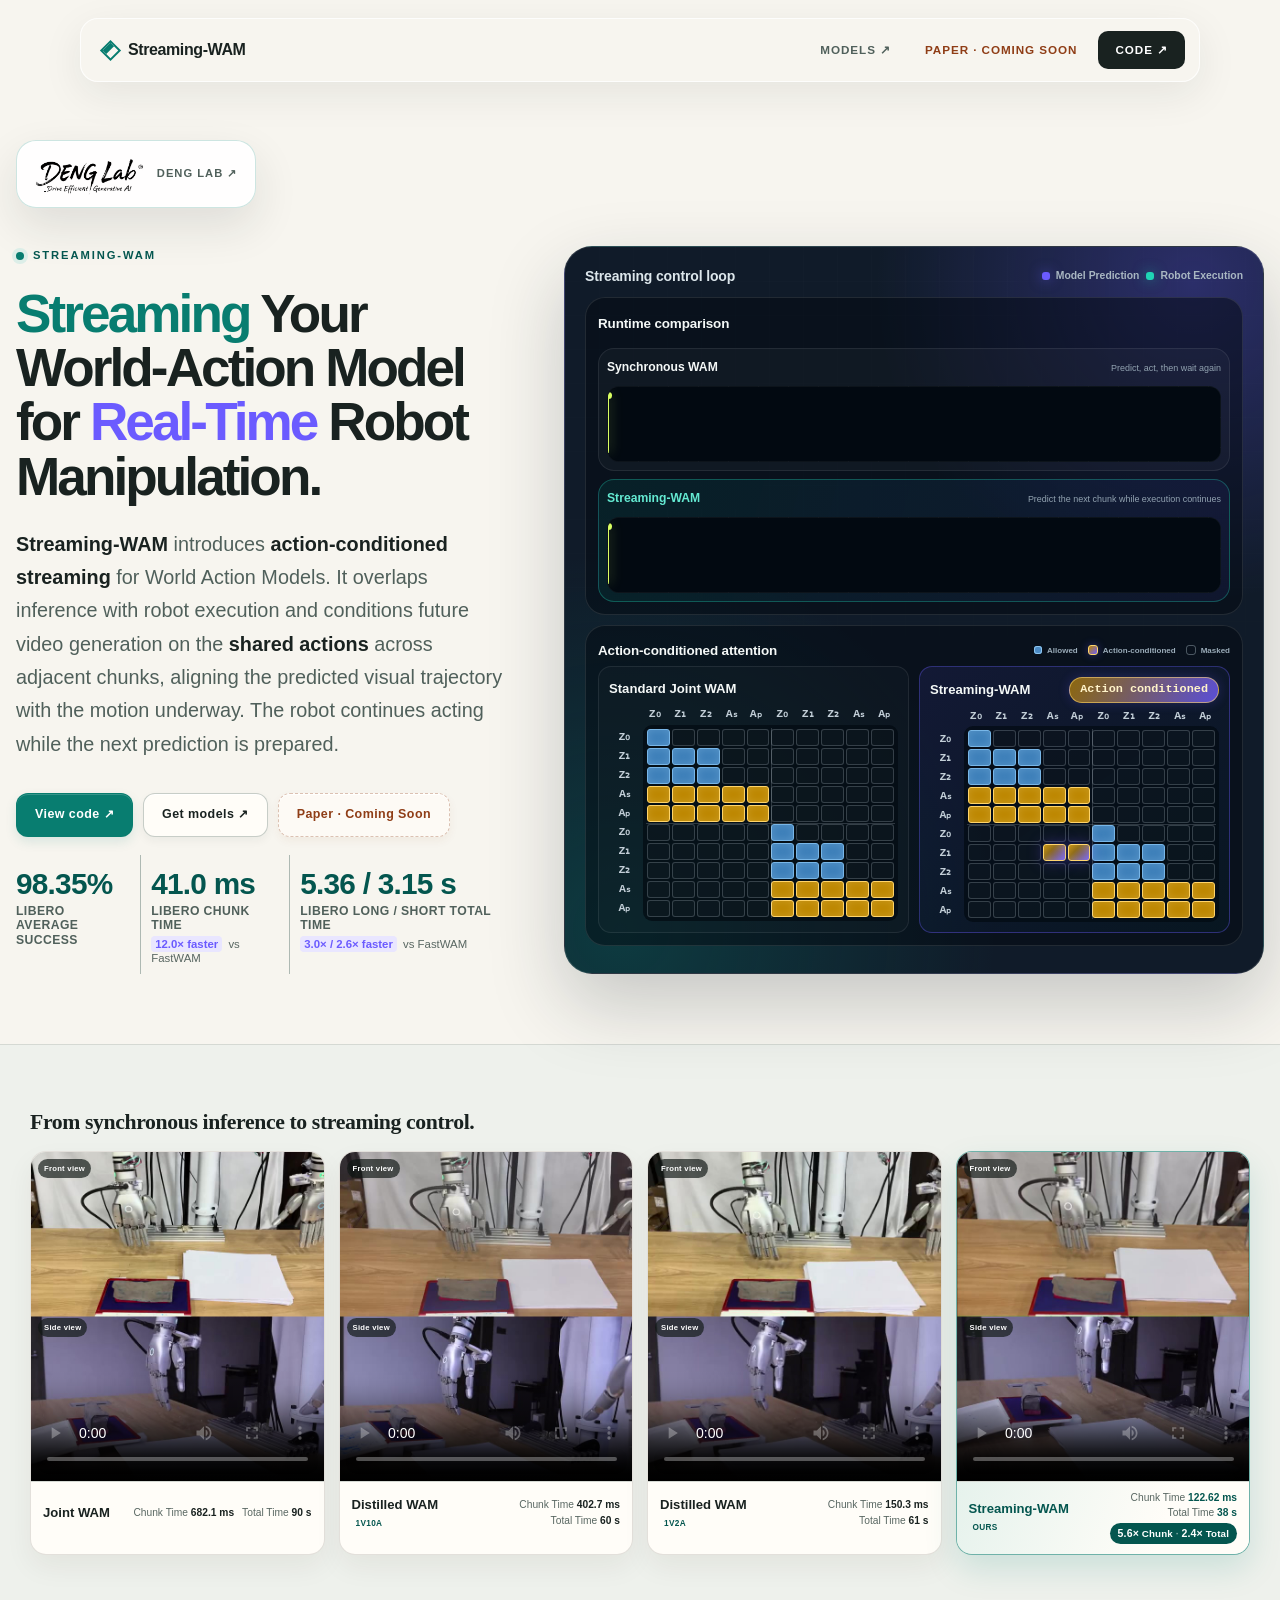
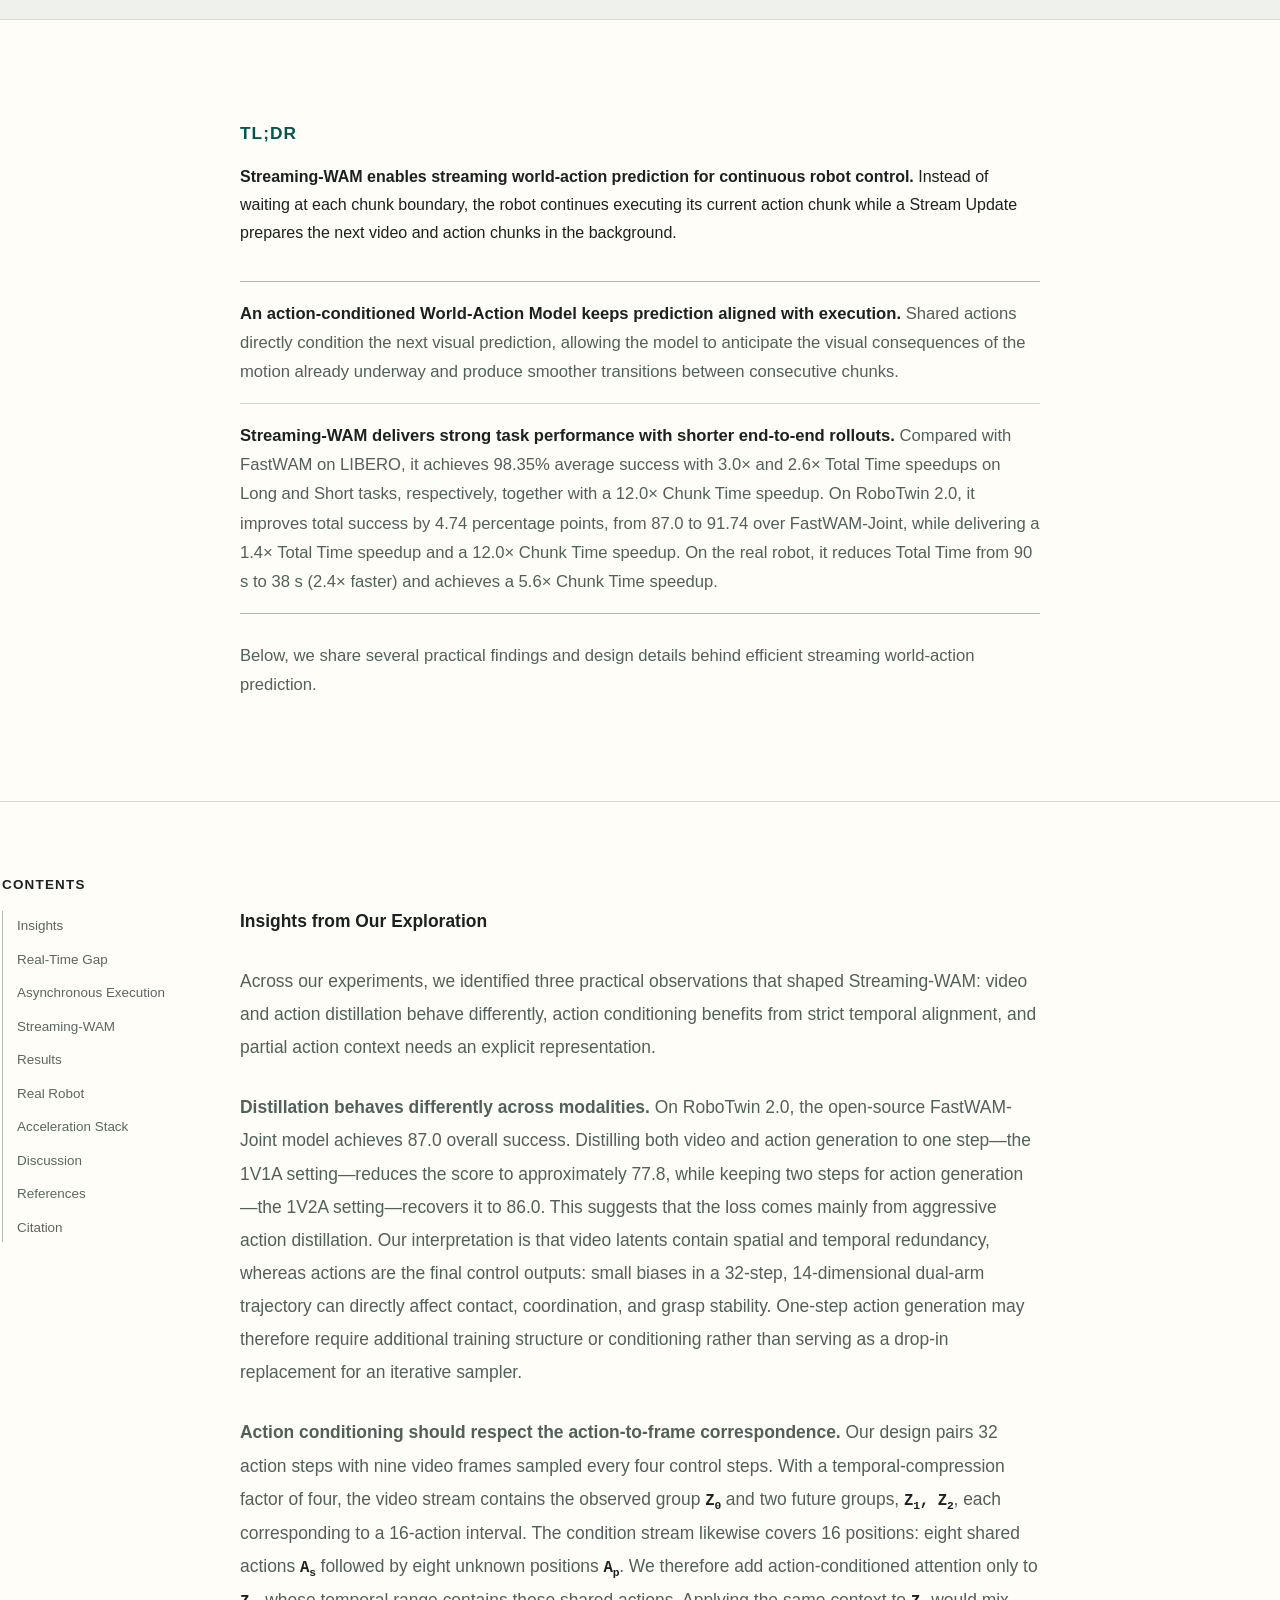
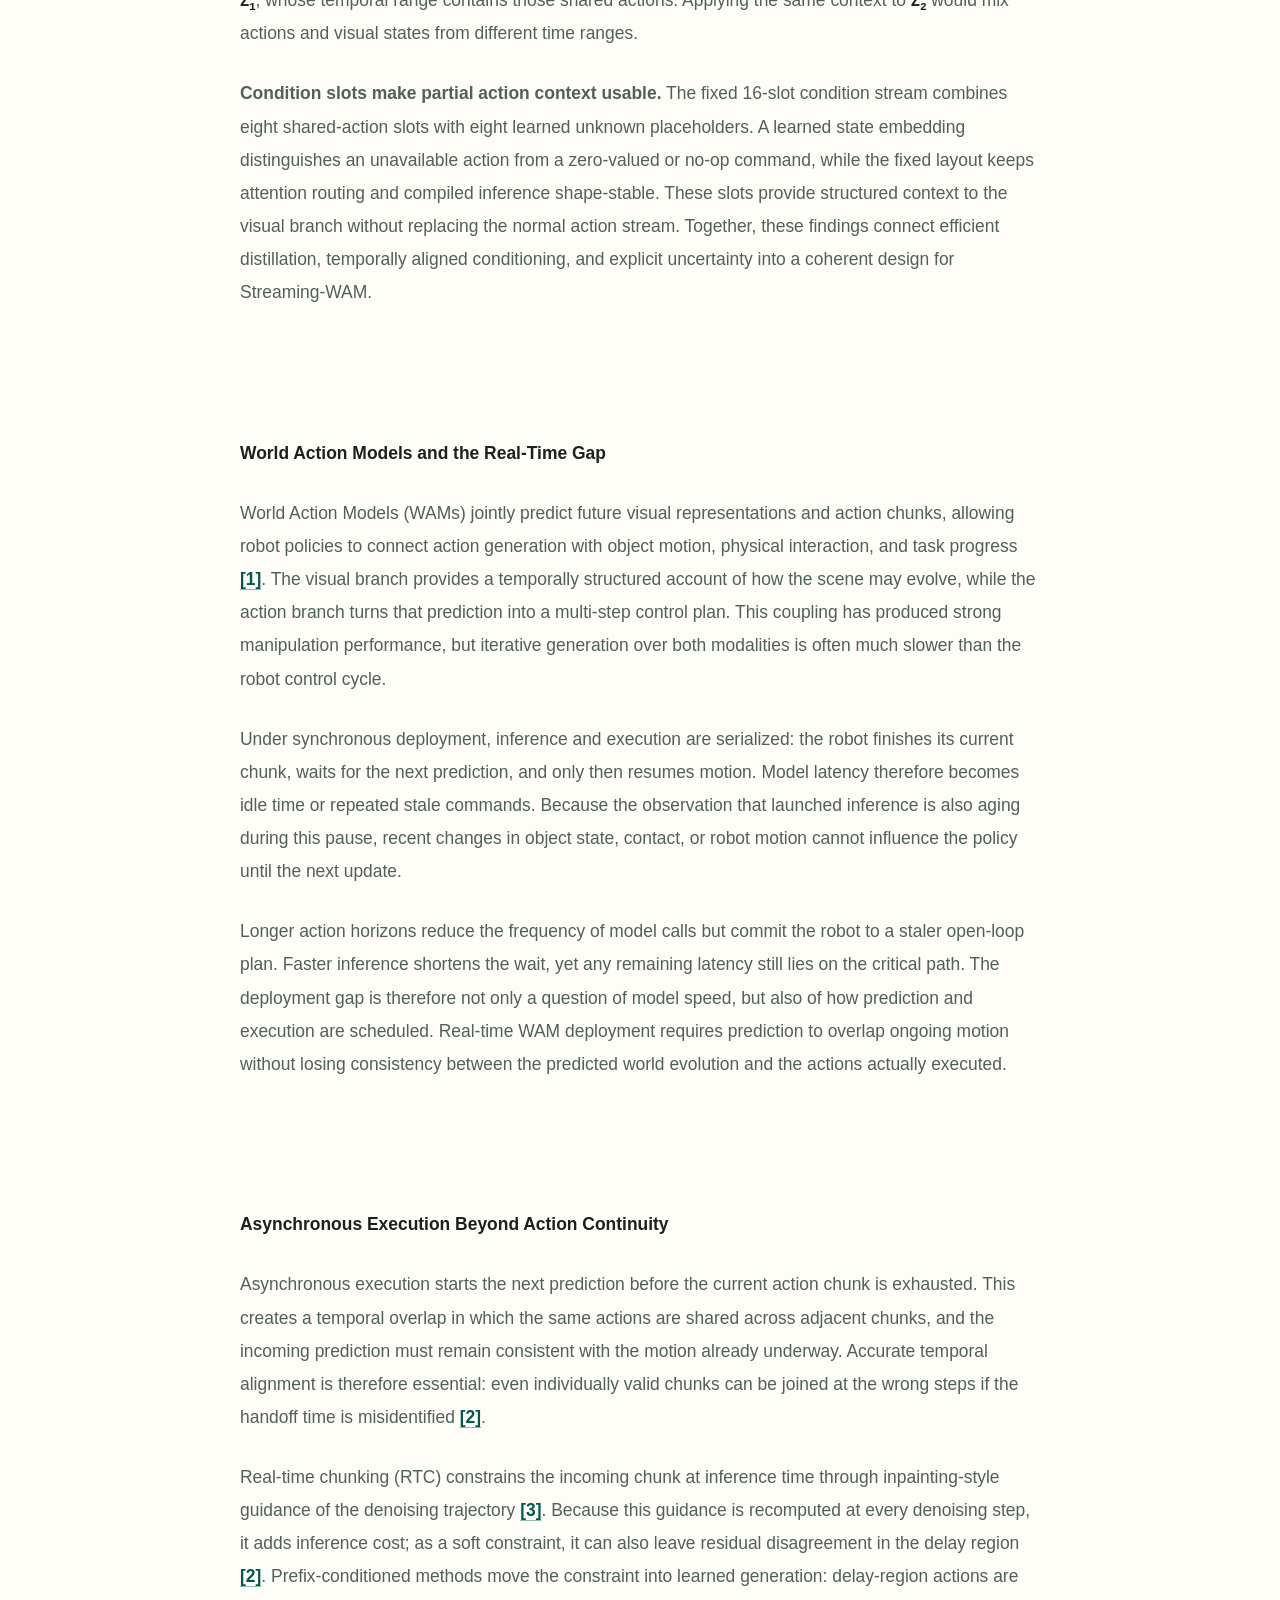
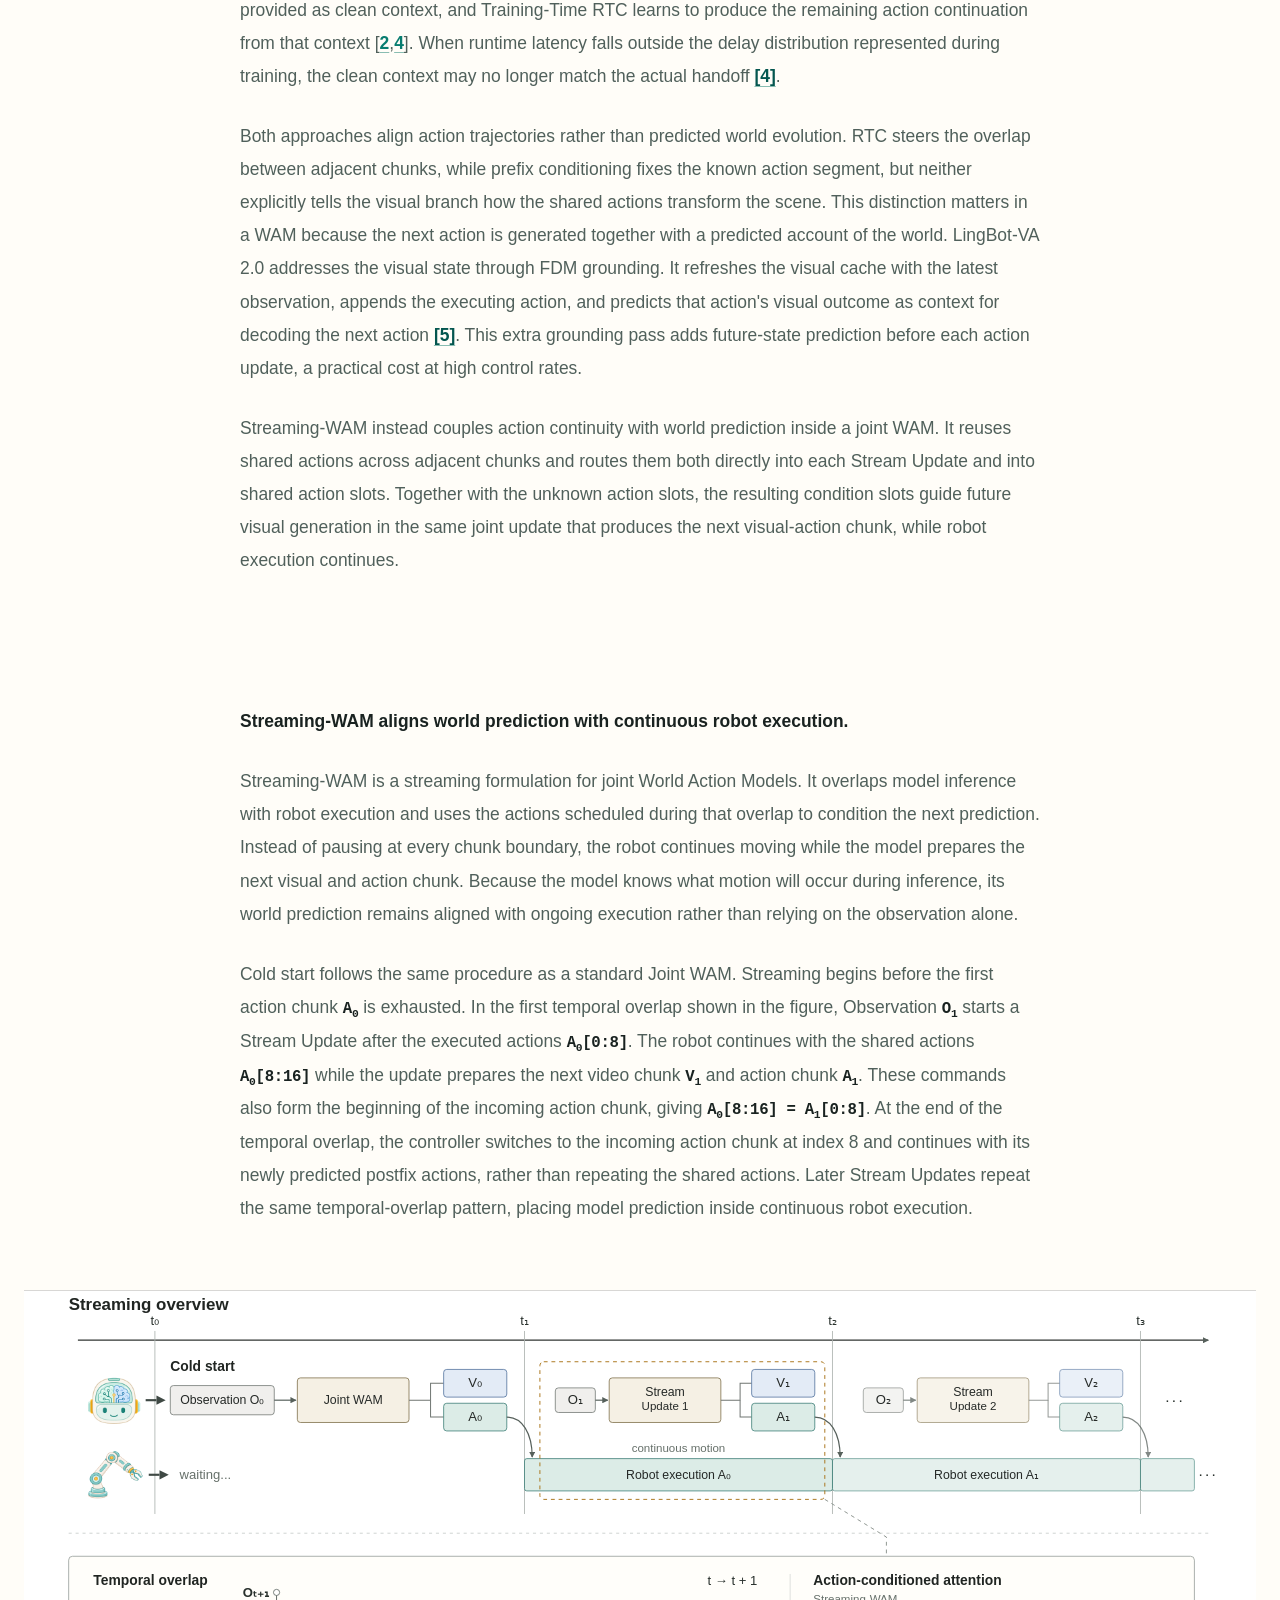
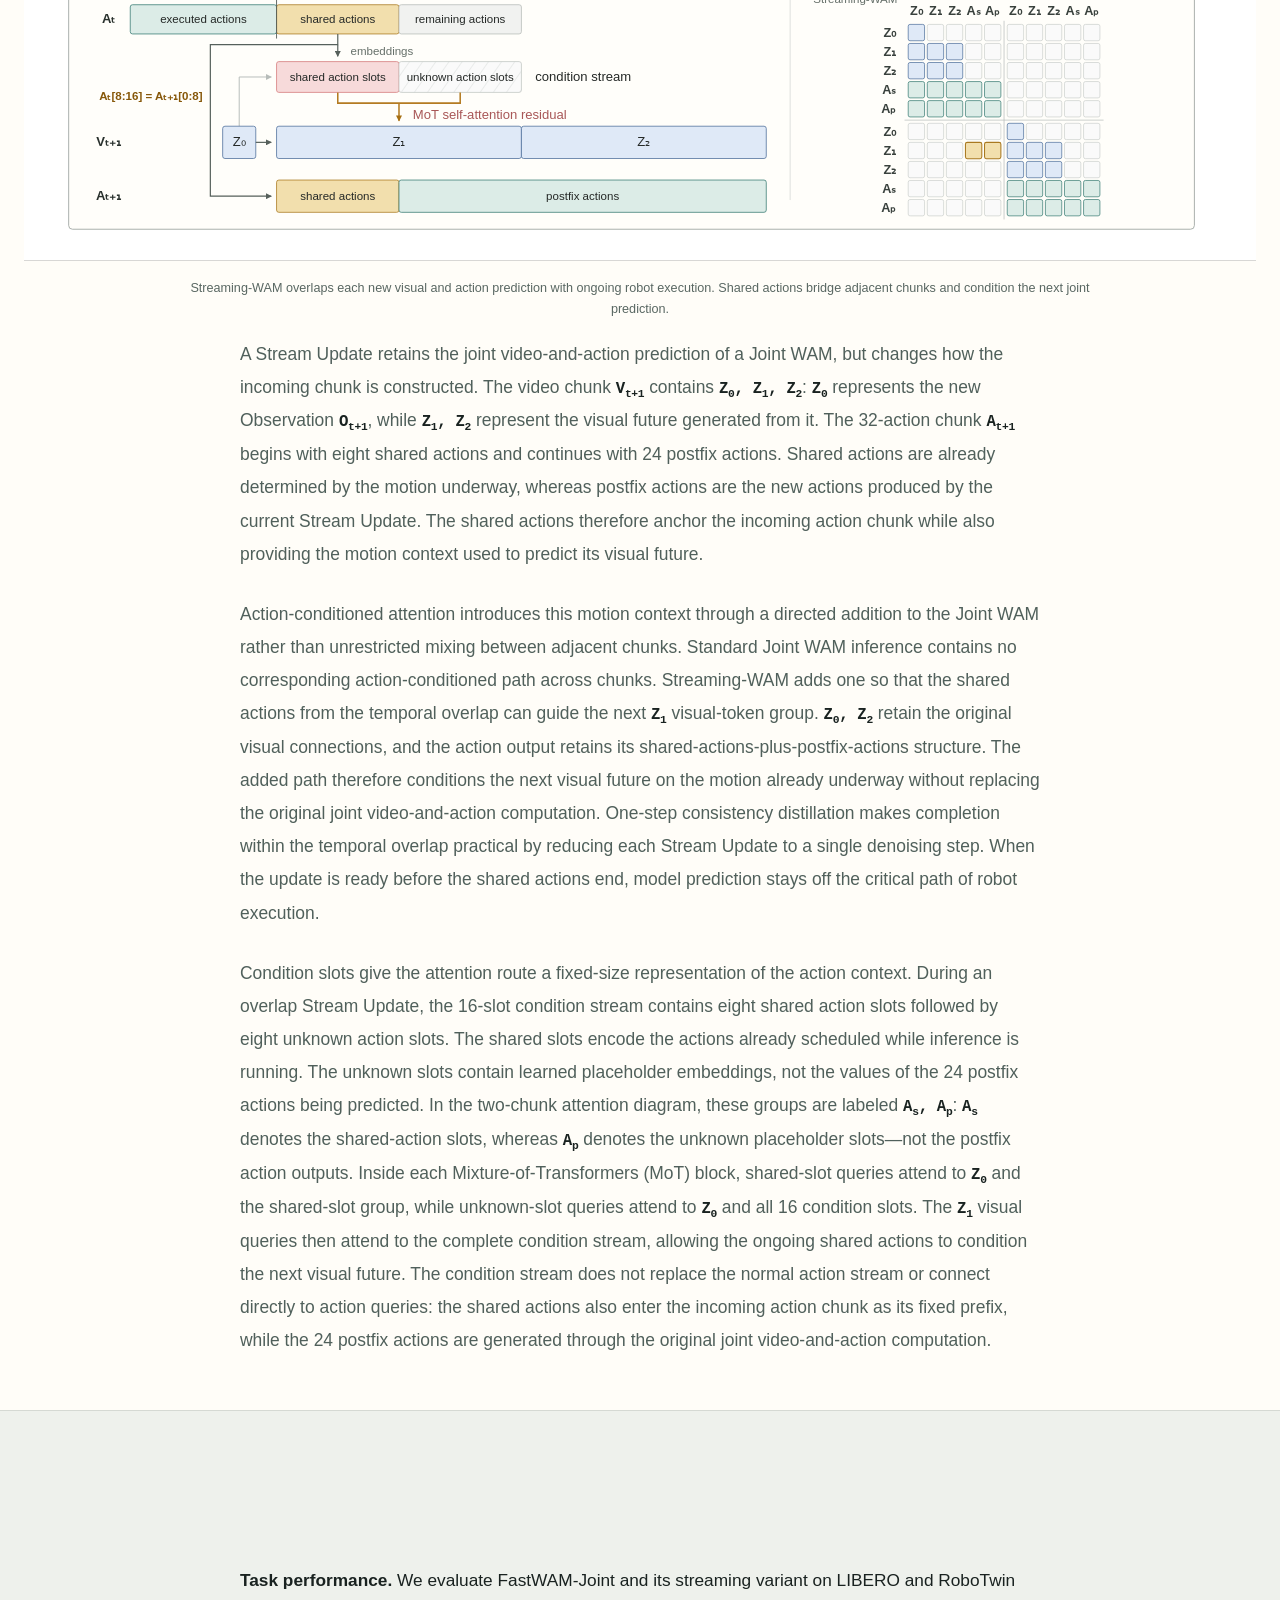
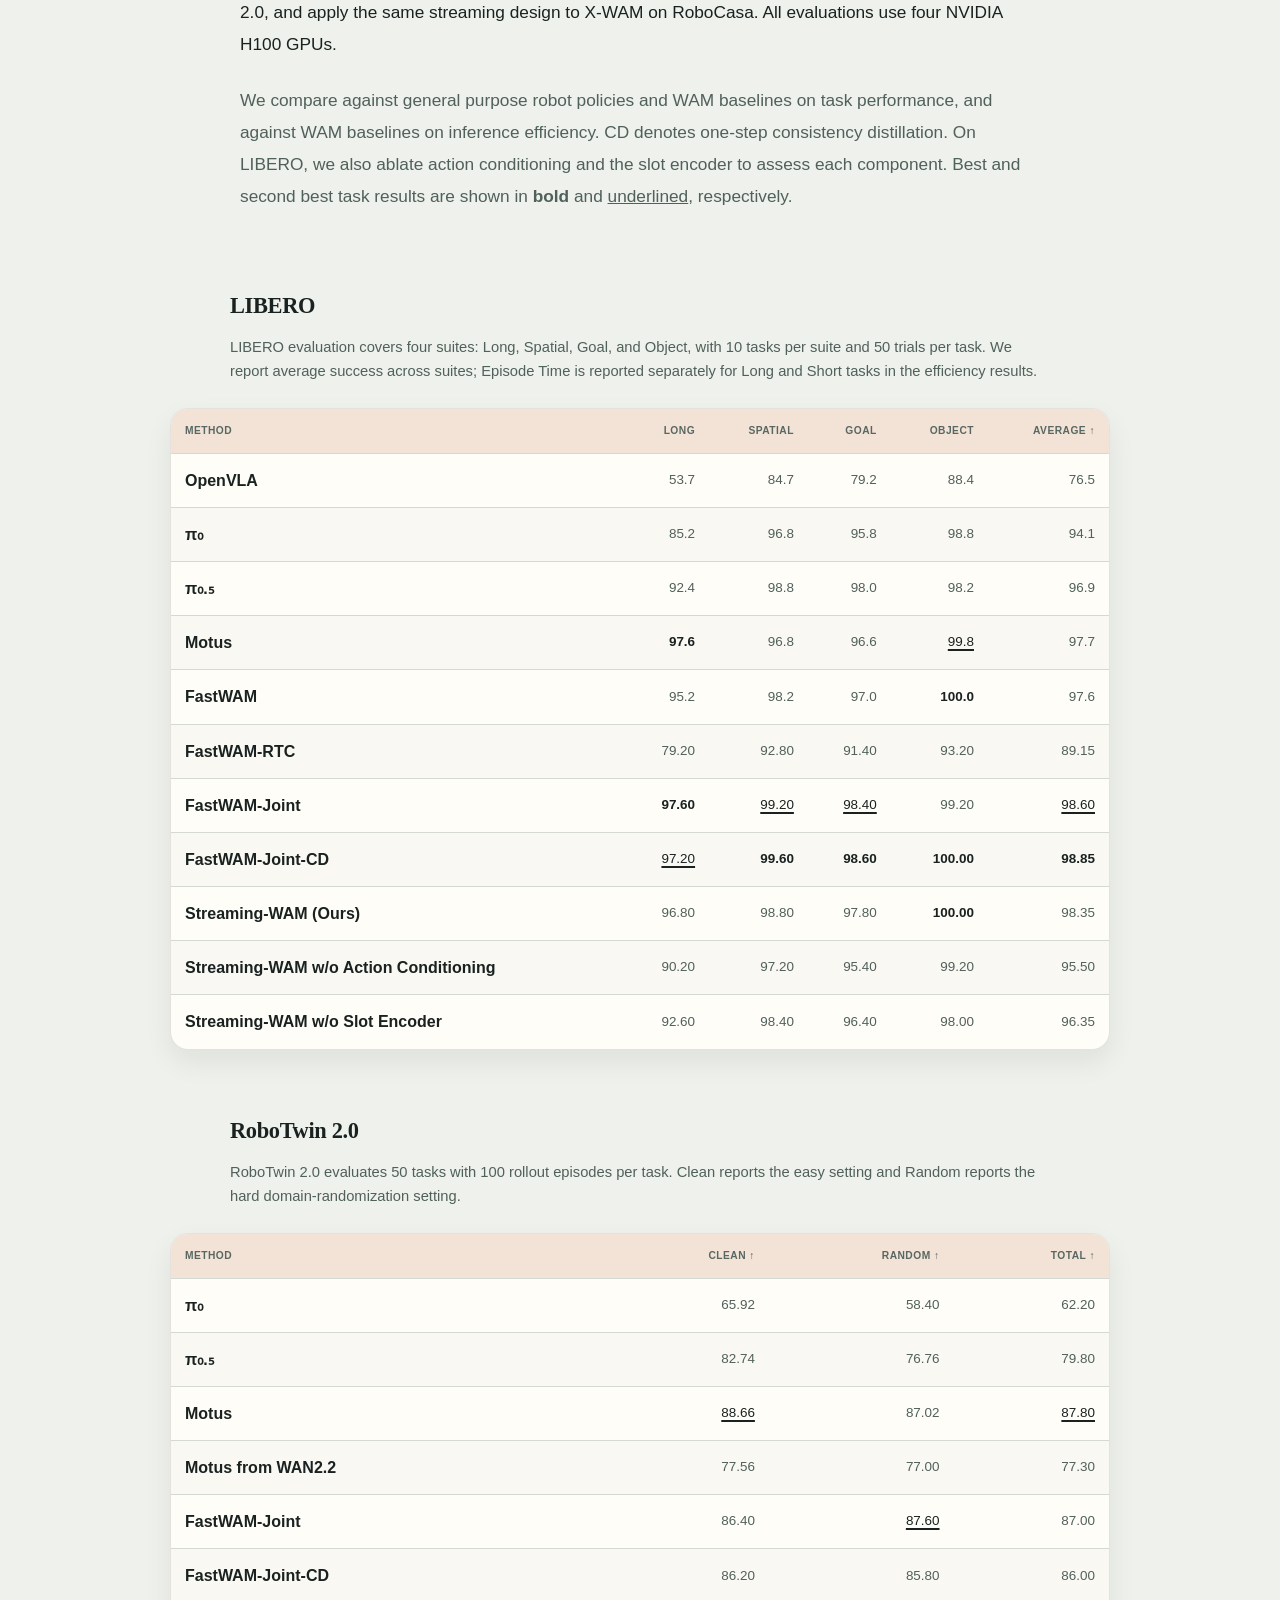
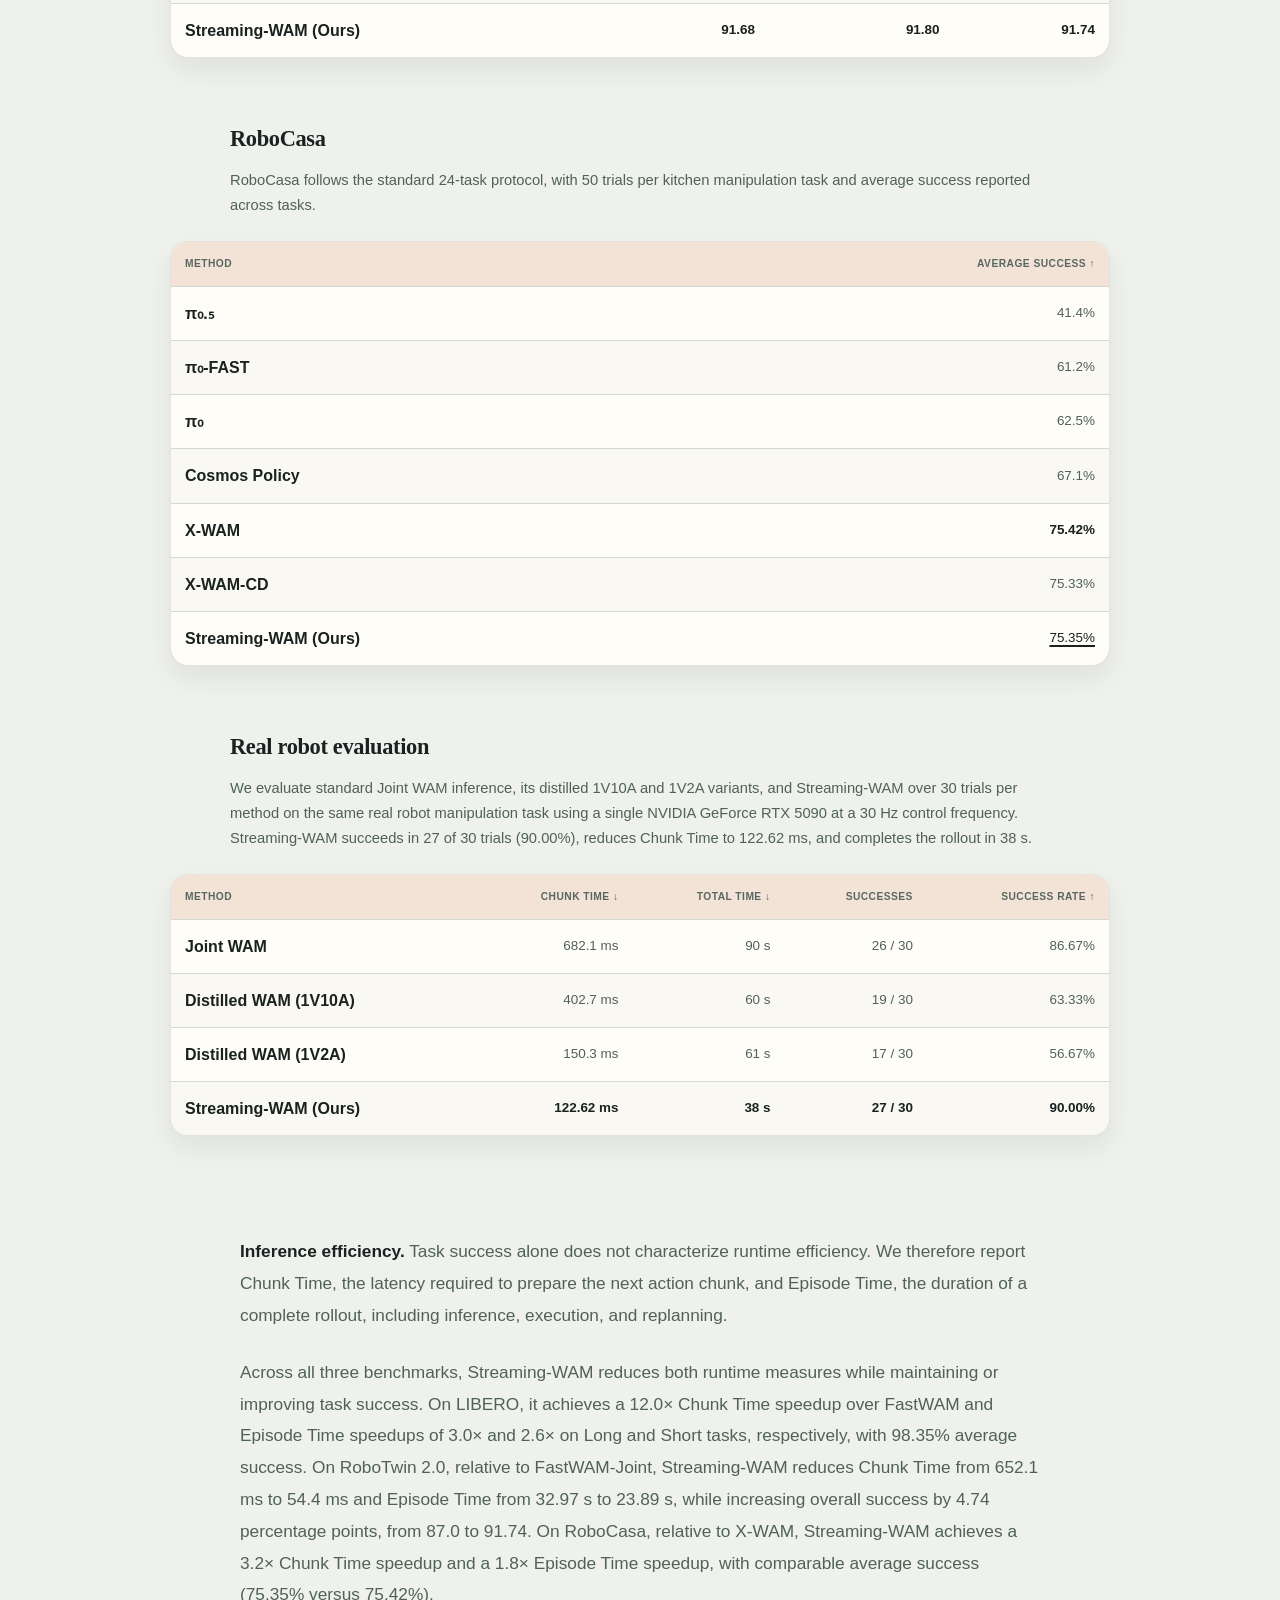
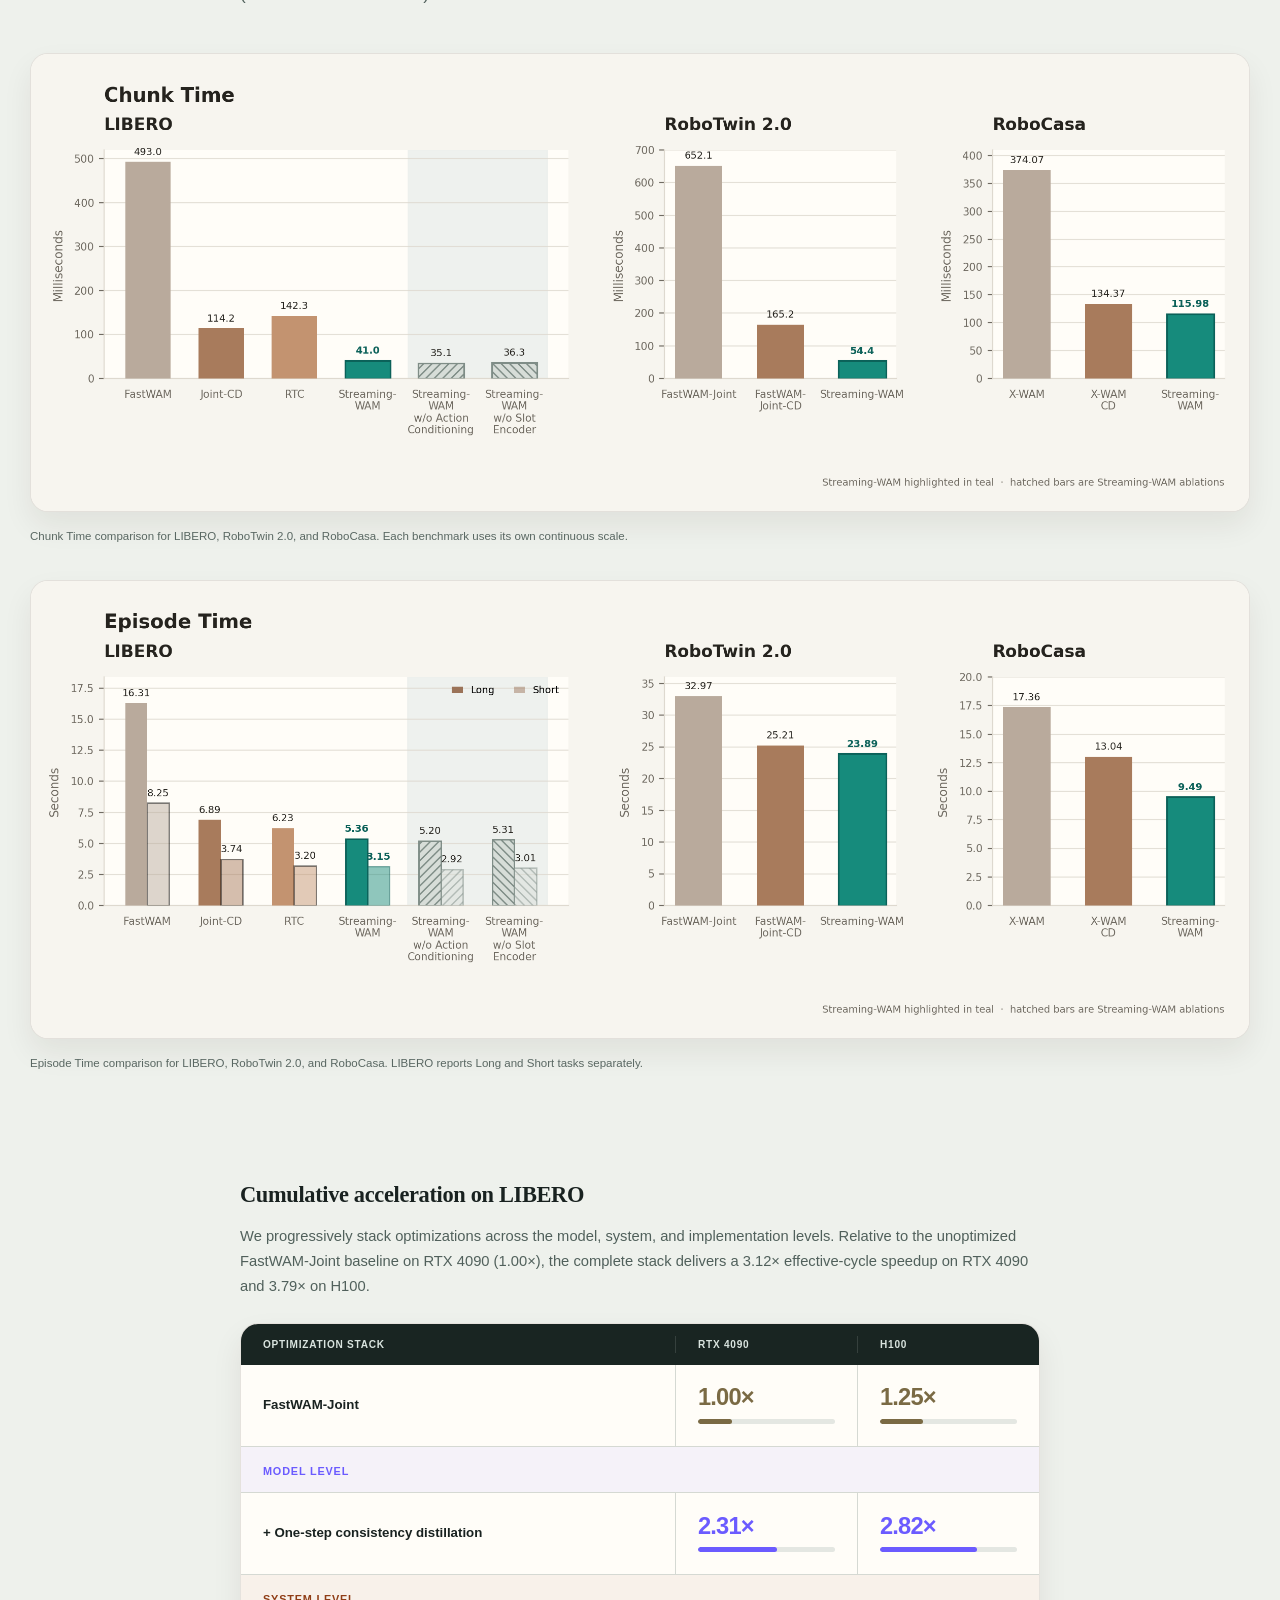
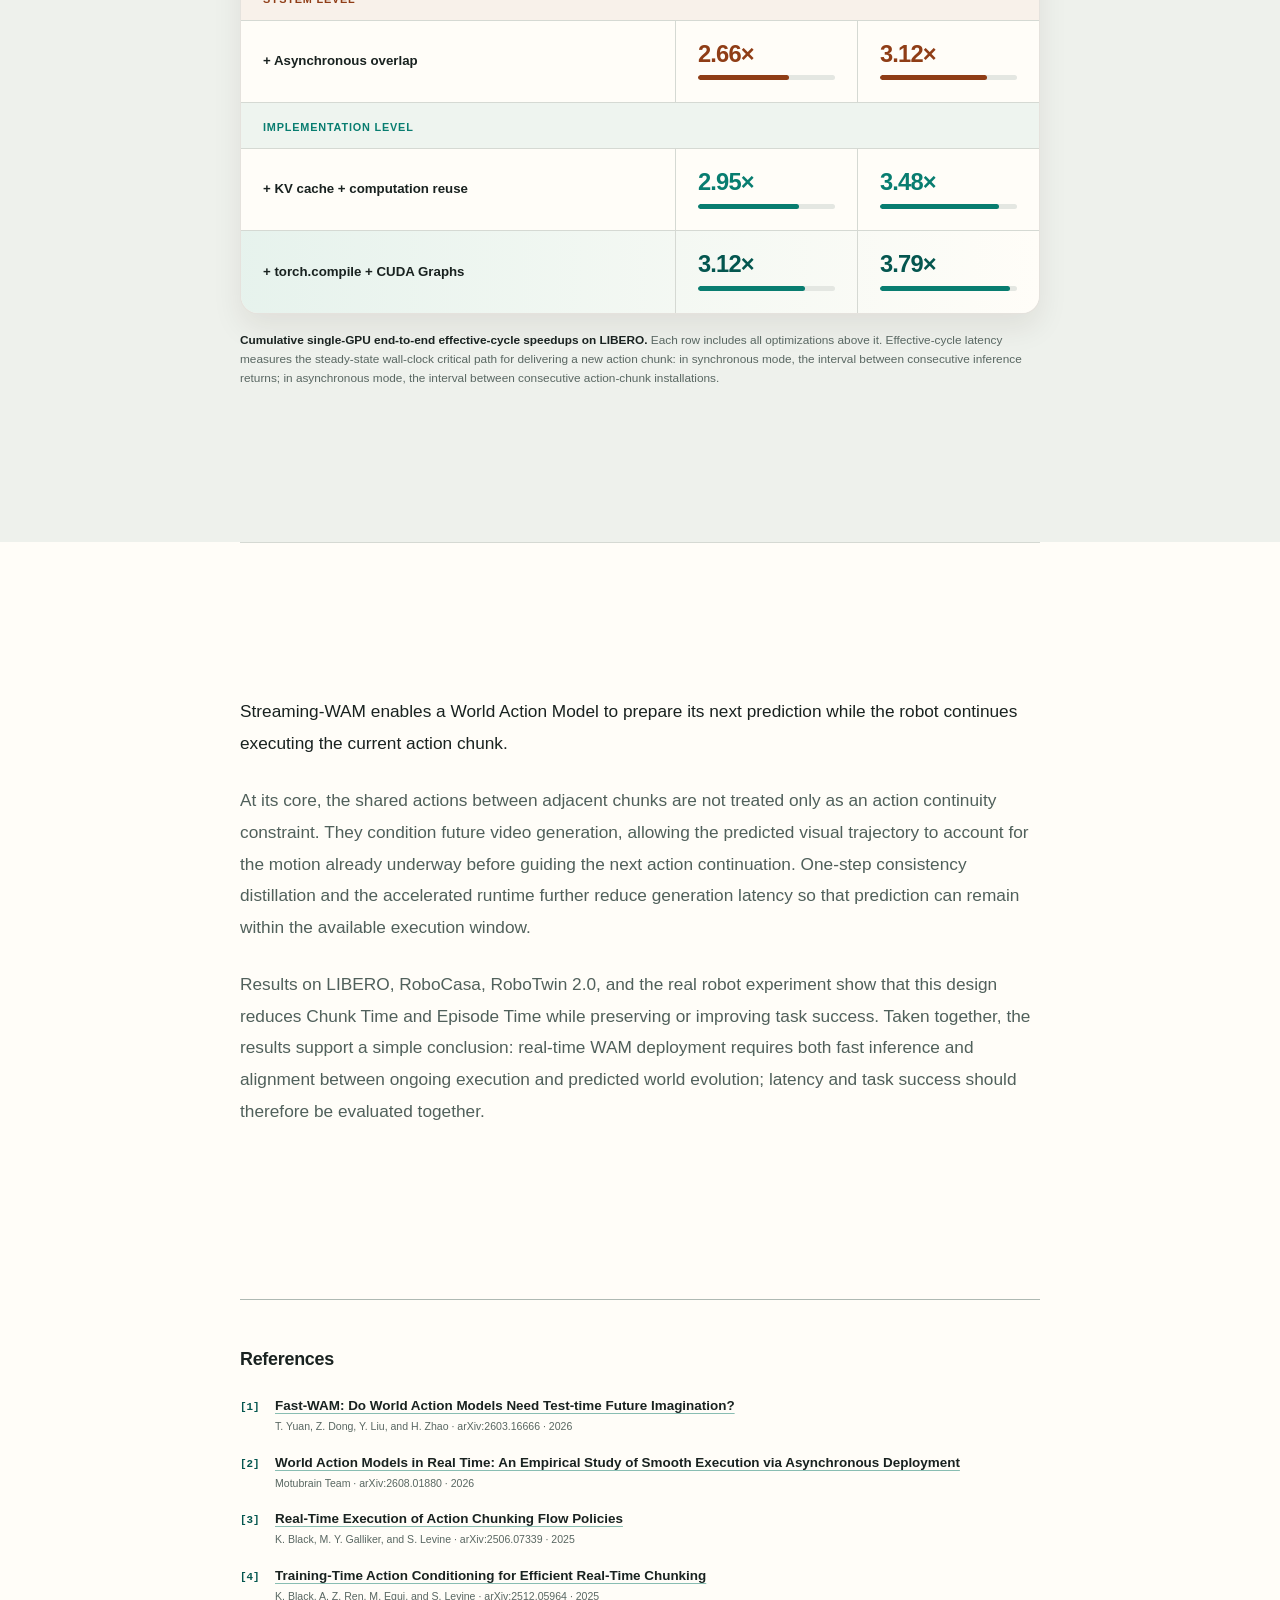
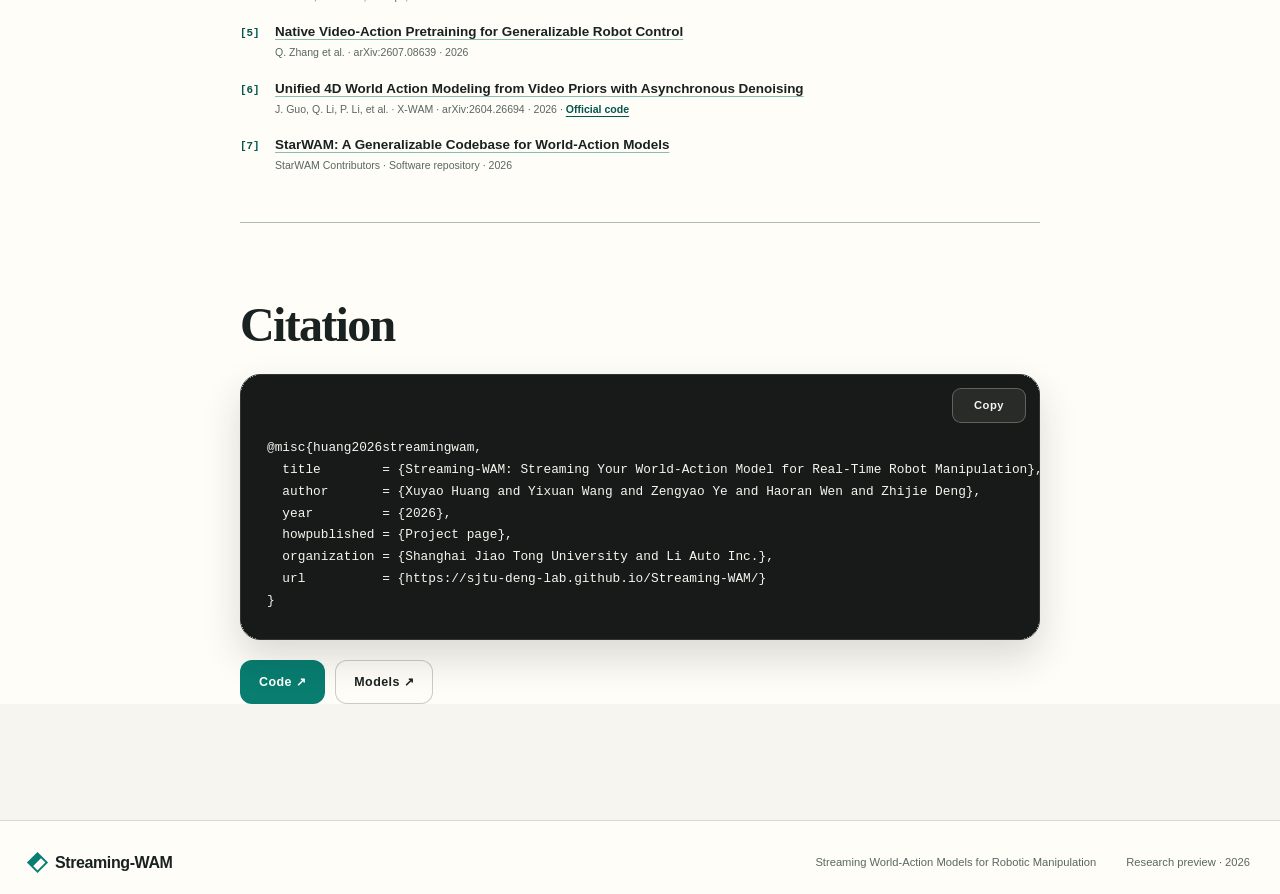
<file: docs/index.html>
<!doctype html>
<html lang="en">
  <head>
    <meta charset="utf-8">
    <meta name="viewport" content="width=device-width, initial-scale=1">
    <meta name="theme-color" content="#f7f5ef">
    <meta name="description" content="Streaming-WAM is a research framework for studying streaming world-action models for robotic manipulation.">
    <meta property="og:type" content="website">
    <meta property="og:title" content="Streaming-WAM: Streaming World-Action Models for Robotic Manipulation">
    <meta property="og:description" content="Streaming World-Action Models for Robotic Manipulation">
    <meta property="og:url" content="https://sjtu-deng-lab.github.io/Streaming-WAM/">
    <meta property="og:image" content="https://sjtu-deng-lab.github.io/Streaming-WAM/assets/streaming-wam-social-preview.jpg">
    <meta property="og:image:width" content="1200">
    <meta property="og:image:height" content="630">
    <meta name="twitter:card" content="summary_large_image">
    <title>Streaming-WAM — Streaming World-Action Models</title>
    <link rel="stylesheet" href="styles.css?v=20260831-50">
    <script src="script.js?v=20260827-20" defer></script>
  </head>
  <body>
    <a class="skip-link" href="#article">Skip to article</a>

    <header class="site-header">
      <nav class="site-nav shell" aria-label="Primary navigation">
        <a class="wordmark" href="#overview" aria-label="Streaming-WAM home"><span class="wordmark-mark" aria-hidden="true"></span>Streaming-WAM</a>
        <button class="menu-toggle" type="button" aria-expanded="false" aria-controls="nav-links" hidden>
          <span class="sr-only">Open navigation</span><span aria-hidden="true"></span><span aria-hidden="true"></span>
        </button>
        <div class="nav-links" id="nav-links">
          <a class="nav-models" href="https://huggingface.co/SJTU-DENG-Lab/Streaming-WAM" target="_blank" rel="noopener noreferrer">Models ↗</a>
          <span class="nav-pending">Paper · Coming Soon</span>
          <a class="nav-code" href="https://github.com/SJTU-DENG-Lab/Streaming-WAM" target="_blank" rel="noopener noreferrer">Code ↗</a>
        </div>
      </nav>
    </header>

    <main id="content">
      <section class="hero shell" id="overview" aria-labelledby="hero-title">
        <div class="hero-copy">
          <a class="lab-lockup" href="https://sjtu-deng-lab.github.io/home/" target="_blank" rel="noopener noreferrer" aria-label="Visit DENG Lab">
            <img class="deng-lab-logo" src="assets/deng-lab.webp" alt="" width="420" height="155">
            <span>DENG Lab ↗</span>
          </a>
          <div class="hero-main">
          <p class="eyebrow"><span class="live-dot" aria-hidden="true"></span>Streaming-WAM</p>
          <h1 id="hero-title"><span class="title-accent-streaming">Streaming</span> Your World-Action Model for <span class="title-accent-realtime">Real-Time</span> Robot Manipulation.</h1>
          <p class="hero-lede"><strong>Streaming-WAM</strong> introduces <strong>action-conditioned streaming</strong> for World Action Models. It overlaps inference with robot execution and conditions future video generation on the <strong>shared actions</strong> across adjacent chunks, aligning the predicted visual trajectory with the motion underway. The robot continues acting while the next prediction is prepared.</p>
          <div class="hero-actions" aria-label="Project resources">
            <a class="button button-primary" href="https://github.com/SJTU-DENG-Lab/Streaming-WAM" target="_blank" rel="noopener noreferrer">View code ↗</a>
            <a class="button" href="https://huggingface.co/SJTU-DENG-Lab/Streaming-WAM" target="_blank" rel="noopener noreferrer">Get models ↗</a>
            <span class="button button-pending" aria-disabled="true">Paper · Coming Soon</span>
          </div>
          <div class="headline-results" aria-label="Selected LIBERO results">
            <p><strong>98.35%</strong><span>LIBERO average success</span></p>
            <p><strong>41.0 ms</strong><span>LIBERO chunk time</span><small><b>12.0× faster</b> vs FastWAM</small></p>
            <p><strong>5.36 / 3.15 s</strong><span>LIBERO Long / Short total time</span><small><b>3.0× / 2.6× faster</b> vs FastWAM</small></p>
          </div>
          </div>
        </div>
        <figure class="hero-figure pipeline-figure" aria-labelledby="pipeline-caption">
          <div class="pipeline-visual" role="group" aria-labelledby="pipeline-graphic-title" aria-describedby="pipeline-description pipeline-caption">
            <span class="sr-only" id="pipeline-graphic-title">Synchronous WAM and Streaming-WAM runtime and attention comparison</span>
            <p class="sr-only" id="pipeline-description">Both controllers first predict a model chunk. Synchronous WAM then alternates prediction and robot execution, interrupting motion at every new prediction. Streaming-WAM keeps robot execution continuous while later predictions run concurrently. The paired ten-by-ten masks contain two chunks labeled Z0, Z1, Z2, As, and Ap. Standard Joint WAM has no cross-chunk attention. Streaming-WAM adds the aligned condition path from As and Ap in the first chunk to the Z1 visual-token queries in the next chunk. Filled cells indicate allowed attention, while dark outlined cells indicate masked connections.</p>
            <div class="pipeline-heading">
              <div><span>Streaming control loop</span></div>
              <div class="pipeline-legend" aria-label="Runtime legend"><span class="legend-generation">Model Prediction</span><span class="legend-execution">Robot Execution</span></div>
            </div>

            <div class="pipeline-layout">
              <section class="runtime-comparison" aria-labelledby="runtime-comparison-title">
                <div class="visual-section-heading"><strong id="runtime-comparison-title">Runtime comparison</strong></div>
                <div class="runtime-row runtime-sync">
                  <div class="runtime-label"><strong>Synchronous WAM</strong><span>Predict, act, then wait again</span></div>
                  <div class="runtime-timeline" aria-hidden="true">
                    <span class="timeline-axis"></span>
                    <span class="generation-window generation-one"><i></i><i></i><i></i><i></i><i></i></span>
                    <span class="generation-window generation-two"><i></i><i></i><i></i><i></i><i></i></span>
                    <span class="execution-rail execution-one"><i></i><i></i><i></i><i></i></span>
                    <span class="execution-rail execution-two"><i></i><i></i><i></i><i></i></span>
                    <span class="timeline-curtain"></span><span class="timeline-cursor"></span>
                  </div>
                </div>
                <div class="runtime-row runtime-stream">
                  <div class="runtime-label"><strong>Streaming-WAM</strong><span>Predict the next chunk while execution continues</span></div>
                  <div class="runtime-timeline" aria-hidden="true">
                    <span class="timeline-axis"></span>
                    <span class="generation-window generation-one"><i></i><i></i><i></i><i></i></span>
                    <span class="generation-window generation-two"><i></i><i></i><i></i></span>
                    <span class="generation-window generation-three"><i></i><i></i><i></i></span>
                    <span class="generation-window generation-four"><i></i><i></i><i></i></span>
                    <span class="execution-rail execution-stream-continuous"><i></i><i></i><i></i><i></i><i></i><i></i><i></i><i></i><i></i><i></i><i></i><i></i><i></i></span>
                    <span class="timeline-curtain"></span><span class="timeline-cursor"></span>
                  </div>
                </div>
              </section>

              <section class="attention-diagram" aria-labelledby="attention-title">
                <div class="visual-section-heading"><strong id="attention-title">Action-conditioned attention</strong></div>
                <div class="attention-topline">
                  <div class="matrix-legend"><span class="allowed-key">Allowed</span><span class="conditioned-key">Action-conditioned</span><span class="masked-key">Masked</span></div>
                </div>
                <div class="attention-comparison">
                  <div class="attention-panel attention-standard">
                    <div class="attention-panel-heading"><strong>Standard Joint WAM</strong></div>
                    <div class="mask-column-labels" aria-hidden="true"><span>Z₀</span><span>Z₁</span><span>Z₂</span><span>Aₛ</span><span>Aₚ</span><span>Z₀</span><span>Z₁</span><span>Z₂</span><span>Aₛ</span><span>Aₚ</span></div>
                    <div class="mask-matrix-body">
                      <div class="mask-row-labels" aria-hidden="true"><span>Z₀</span><span>Z₁</span><span>Z₂</span><span>Aₛ</span><span>Aₚ</span><span>Z₀</span><span>Z₁</span><span>Z₂</span><span>Aₛ</span><span>Aₚ</span></div>
                      <div class="attention-matrix mask-grid-10 standard-attention-matrix" aria-hidden="true">
                        <i class="matrix-cell visual-token"></i><i class="matrix-cell masked-cell"></i><i class="matrix-cell masked-cell"></i><i class="matrix-cell masked-cell"></i><i class="matrix-cell masked-cell"></i><i class="matrix-cell masked-cell"></i><i class="matrix-cell masked-cell"></i><i class="matrix-cell masked-cell"></i><i class="matrix-cell masked-cell"></i><i class="matrix-cell masked-cell"></i>
                        <i class="matrix-cell visual-token"></i><i class="matrix-cell visual-token"></i><i class="matrix-cell visual-token"></i><i class="matrix-cell masked-cell"></i><i class="matrix-cell masked-cell"></i><i class="matrix-cell masked-cell"></i><i class="matrix-cell masked-cell"></i><i class="matrix-cell masked-cell"></i><i class="matrix-cell masked-cell"></i><i class="matrix-cell masked-cell"></i>
                        <i class="matrix-cell visual-token"></i><i class="matrix-cell visual-token"></i><i class="matrix-cell visual-token"></i><i class="matrix-cell masked-cell"></i><i class="matrix-cell masked-cell"></i><i class="matrix-cell masked-cell"></i><i class="matrix-cell masked-cell"></i><i class="matrix-cell masked-cell"></i><i class="matrix-cell masked-cell"></i><i class="matrix-cell masked-cell"></i>
                        <i class="matrix-cell action-token"></i><i class="matrix-cell action-token"></i><i class="matrix-cell action-token"></i><i class="matrix-cell action-token"></i><i class="matrix-cell action-token"></i><i class="matrix-cell masked-cell"></i><i class="matrix-cell masked-cell"></i><i class="matrix-cell masked-cell"></i><i class="matrix-cell masked-cell"></i><i class="matrix-cell masked-cell"></i>
                        <i class="matrix-cell action-token"></i><i class="matrix-cell action-token"></i><i class="matrix-cell action-token"></i><i class="matrix-cell action-token"></i><i class="matrix-cell action-token"></i><i class="matrix-cell masked-cell"></i><i class="matrix-cell masked-cell"></i><i class="matrix-cell masked-cell"></i><i class="matrix-cell masked-cell"></i><i class="matrix-cell masked-cell"></i>
                        <i class="matrix-cell masked-cell"></i><i class="matrix-cell masked-cell"></i><i class="matrix-cell masked-cell"></i><i class="matrix-cell masked-cell"></i><i class="matrix-cell masked-cell"></i><i class="matrix-cell visual-token"></i><i class="matrix-cell masked-cell"></i><i class="matrix-cell masked-cell"></i><i class="matrix-cell masked-cell"></i><i class="matrix-cell masked-cell"></i>
                        <i class="matrix-cell masked-cell"></i><i class="matrix-cell masked-cell"></i><i class="matrix-cell masked-cell"></i><i class="matrix-cell masked-cell"></i><i class="matrix-cell masked-cell"></i><i class="matrix-cell visual-token"></i><i class="matrix-cell visual-token"></i><i class="matrix-cell visual-token"></i><i class="matrix-cell masked-cell"></i><i class="matrix-cell masked-cell"></i>
                        <i class="matrix-cell masked-cell"></i><i class="matrix-cell masked-cell"></i><i class="matrix-cell masked-cell"></i><i class="matrix-cell masked-cell"></i><i class="matrix-cell masked-cell"></i><i class="matrix-cell visual-token"></i><i class="matrix-cell visual-token"></i><i class="matrix-cell visual-token"></i><i class="matrix-cell masked-cell"></i><i class="matrix-cell masked-cell"></i>
                        <i class="matrix-cell masked-cell"></i><i class="matrix-cell masked-cell"></i><i class="matrix-cell masked-cell"></i><i class="matrix-cell masked-cell"></i><i class="matrix-cell masked-cell"></i><i class="matrix-cell action-token"></i><i class="matrix-cell action-token"></i><i class="matrix-cell action-token"></i><i class="matrix-cell action-token"></i><i class="matrix-cell action-token"></i>
                        <i class="matrix-cell masked-cell"></i><i class="matrix-cell masked-cell"></i><i class="matrix-cell masked-cell"></i><i class="matrix-cell masked-cell"></i><i class="matrix-cell masked-cell"></i><i class="matrix-cell action-token"></i><i class="matrix-cell action-token"></i><i class="matrix-cell action-token"></i><i class="matrix-cell action-token"></i><i class="matrix-cell action-token"></i>
                      </div>
                    </div>
                  </div>
                  <div class="attention-panel attention-conditioned">
                    <div class="attention-panel-heading"><strong>Streaming-WAM</strong><span class="attention-path-badge">Action conditioned</span></div>
                    <div class="mask-column-labels" aria-hidden="true"><span>Z₀</span><span>Z₁</span><span>Z₂</span><span>Aₛ</span><span>Aₚ</span><span>Z₀</span><span>Z₁</span><span>Z₂</span><span>Aₛ</span><span>Aₚ</span></div>
                    <div class="mask-matrix-body">
                      <div class="mask-row-labels" aria-hidden="true"><span>Z₀</span><span>Z₁</span><span>Z₂</span><span>Aₛ</span><span>Aₚ</span><span>Z₀</span><span>Z₁</span><span>Z₂</span><span>Aₛ</span><span>Aₚ</span></div>
                      <div class="attention-matrix mask-grid-10 conditioned-attention-matrix" aria-hidden="true">
                        <i class="matrix-cell visual-token"></i><i class="matrix-cell masked-cell"></i><i class="matrix-cell masked-cell"></i><i class="matrix-cell masked-cell"></i><i class="matrix-cell masked-cell"></i><i class="matrix-cell masked-cell"></i><i class="matrix-cell masked-cell"></i><i class="matrix-cell masked-cell"></i><i class="matrix-cell masked-cell"></i><i class="matrix-cell masked-cell"></i>
                        <i class="matrix-cell visual-token"></i><i class="matrix-cell visual-token"></i><i class="matrix-cell visual-token"></i><i class="matrix-cell masked-cell"></i><i class="matrix-cell masked-cell"></i><i class="matrix-cell masked-cell"></i><i class="matrix-cell masked-cell"></i><i class="matrix-cell masked-cell"></i><i class="matrix-cell masked-cell"></i><i class="matrix-cell masked-cell"></i>
                        <i class="matrix-cell visual-token"></i><i class="matrix-cell visual-token"></i><i class="matrix-cell visual-token"></i><i class="matrix-cell masked-cell"></i><i class="matrix-cell masked-cell"></i><i class="matrix-cell masked-cell"></i><i class="matrix-cell masked-cell"></i><i class="matrix-cell masked-cell"></i><i class="matrix-cell masked-cell"></i><i class="matrix-cell masked-cell"></i>
                        <i class="matrix-cell action-token"></i><i class="matrix-cell action-token"></i><i class="matrix-cell action-token"></i><i class="matrix-cell action-token"></i><i class="matrix-cell action-token"></i><i class="matrix-cell masked-cell"></i><i class="matrix-cell masked-cell"></i><i class="matrix-cell masked-cell"></i><i class="matrix-cell masked-cell"></i><i class="matrix-cell masked-cell"></i>
                        <i class="matrix-cell action-token"></i><i class="matrix-cell action-token"></i><i class="matrix-cell action-token"></i><i class="matrix-cell action-token"></i><i class="matrix-cell action-token"></i><i class="matrix-cell masked-cell"></i><i class="matrix-cell masked-cell"></i><i class="matrix-cell masked-cell"></i><i class="matrix-cell masked-cell"></i><i class="matrix-cell masked-cell"></i>
                        <i class="matrix-cell masked-cell"></i><i class="matrix-cell masked-cell"></i><i class="matrix-cell masked-cell"></i><i class="matrix-cell masked-cell"></i><i class="matrix-cell masked-cell"></i><i class="matrix-cell visual-token"></i><i class="matrix-cell masked-cell"></i><i class="matrix-cell masked-cell"></i><i class="matrix-cell masked-cell"></i><i class="matrix-cell masked-cell"></i>
                        <i class="matrix-cell masked-cell"></i><i class="matrix-cell masked-cell"></i><i class="matrix-cell masked-cell"></i><i class="matrix-cell cross-chunk-condition"></i><i class="matrix-cell cross-chunk-condition"></i><i class="matrix-cell visual-token"></i><i class="matrix-cell visual-token"></i><i class="matrix-cell visual-token"></i><i class="matrix-cell masked-cell"></i><i class="matrix-cell masked-cell"></i>
                        <i class="matrix-cell masked-cell"></i><i class="matrix-cell masked-cell"></i><i class="matrix-cell masked-cell"></i><i class="matrix-cell masked-cell"></i><i class="matrix-cell masked-cell"></i><i class="matrix-cell visual-token"></i><i class="matrix-cell visual-token"></i><i class="matrix-cell visual-token"></i><i class="matrix-cell masked-cell"></i><i class="matrix-cell masked-cell"></i>
                        <i class="matrix-cell masked-cell"></i><i class="matrix-cell masked-cell"></i><i class="matrix-cell masked-cell"></i><i class="matrix-cell masked-cell"></i><i class="matrix-cell masked-cell"></i><i class="matrix-cell action-token"></i><i class="matrix-cell action-token"></i><i class="matrix-cell action-token"></i><i class="matrix-cell action-token"></i><i class="matrix-cell action-token"></i>
                        <i class="matrix-cell masked-cell"></i><i class="matrix-cell masked-cell"></i><i class="matrix-cell masked-cell"></i><i class="matrix-cell masked-cell"></i><i class="matrix-cell masked-cell"></i><i class="matrix-cell action-token"></i><i class="matrix-cell action-token"></i><i class="matrix-cell action-token"></i><i class="matrix-cell action-token"></i><i class="matrix-cell action-token"></i>
                      </div>
                    </div>
                  </div>
                </div>
              </section>
            </div>
          </div>
          <figcaption id="pipeline-caption">Standard Joint WAM keeps its two chunks attention-isolated. Streaming-WAM preserves the same within-chunk masks and adds the aligned condition path from A<sub>s</sub>, A<sub>p</sub> into the next chunk’s Z<sub>1</sub> visual-token group.</figcaption>
        </figure>
      </section>

      <section class="rollout-showcase" id="real-robot-demo" aria-labelledby="real-robot-demo-title">
        <div class="shell">
          <div class="rollout-showcase-heading">
            <h2 id="real-robot-demo-title">From synchronous inference to streaming control.</h2>
          </div>
          <div class="rollout-demo-grid">
            <article class="rollout-demo-card">
              <div class="real-robot-player">
                <video class="real-robot-video" controls preload="none" playsinline poster="assets/real-robot/joint-wam.jpg?v=joint-full-20260830" width="640" height="720" aria-label="Joint WAM real robot rollout from two vertically stacked synchronized camera views">
                  <source data-src="assets/real-robot/joint-wam.mp4?v=joint-full-20260830" type="video/mp4">
                </video>
                <button class="real-robot-load" type="button" aria-label="Play the Joint WAM real robot rollout"><span class="sr-only">Play the Joint WAM rollout</span></button>
                <div class="real-robot-view-labels" aria-hidden="true"><span>Front view</span><span>Side view</span></div>
              </div>
              <div class="rollout-demo-caption">
                <h3>Joint WAM</h3>
                <p class="rollout-demo-metrics"><span>Chunk Time <strong>682.1 ms</strong></span><span>Total Time <strong>90 s</strong></span></p>
              </div>
              <noscript><a href="assets/real-robot/joint-wam.mp4?v=joint-full-20260830">Open the Joint WAM rollout</a></noscript>
            </article>

            <article class="rollout-demo-card">
              <div class="real-robot-player">
                <video class="real-robot-video" controls preload="none" playsinline poster="assets/real-robot/distilled-wam.jpg?v=vertical-20260827" width="640" height="720" aria-label="Distilled WAM 1V10A real robot rollout from two vertically stacked synchronized camera views">
                  <source data-src="assets/real-robot/distilled-wam.mp4?v=vertical-20260827" type="video/mp4">
                </video>
                <button class="real-robot-load" type="button" aria-label="Play the Distilled WAM 1V10A real robot rollout"><span class="sr-only">Play the Distilled WAM 1V10A rollout</span></button>
                <div class="real-robot-view-labels" aria-hidden="true"><span>Front view</span><span>Side view</span></div>
              </div>
              <div class="rollout-demo-caption">
                <h3>Distilled WAM <small>1V10A</small></h3>
                <p class="rollout-demo-metrics"><span>Chunk Time <strong>402.7 ms</strong></span><span>Total Time <strong>60 s</strong></span></p>
              </div>
              <noscript><a href="assets/real-robot/distilled-wam.mp4?v=vertical-20260827">Open the Distilled WAM rollout</a></noscript>
            </article>

            <article class="rollout-demo-card">
              <div class="real-robot-player">
                <video class="real-robot-video" controls preload="none" playsinline poster="assets/real-robot/distilled-wam-1v2a.jpg?v=real-robot-20260830" width="640" height="720" aria-label="Distilled WAM 1V2A real robot rollout from two vertically stacked synchronized camera views">
                  <source data-src="assets/real-robot/distilled-wam-1v2a.mp4?v=real-robot-20260830" type="video/mp4">
                </video>
                <button class="real-robot-load" type="button" aria-label="Play the Distilled WAM 1V2A real robot rollout"><span class="sr-only">Play the Distilled WAM 1V2A rollout</span></button>
                <div class="real-robot-view-labels" aria-hidden="true"><span>Front view</span><span>Side view</span></div>
              </div>
              <div class="rollout-demo-caption">
                <h3>Distilled WAM <small>1V2A</small></h3>
                <p class="rollout-demo-metrics"><span>Chunk Time <strong>150.3 ms</strong></span><span>Total Time <strong>61 s</strong></span></p>
              </div>
              <noscript><a href="assets/real-robot/distilled-wam-1v2a.mp4?v=real-robot-20260830">Open the Distilled WAM 1V2A rollout</a></noscript>
            </article>

            <article class="rollout-demo-card rollout-demo-card-stream">
              <div class="real-robot-player">
                <video class="real-robot-video" controls preload="none" playsinline poster="assets/real-robot/streaming-wam.jpg?v=streaming-side-20260831" width="640" height="720" aria-label="Streaming-WAM real robot rollout from two vertically stacked synchronized camera views">
                  <source data-src="assets/real-robot/streaming-wam.mp4?v=streaming-side-20260831" type="video/mp4">
                </video>
                <button class="real-robot-load" type="button" aria-label="Play the Streaming-WAM real robot rollout"><span class="sr-only">Play the Streaming-WAM rollout</span></button>
                <div class="real-robot-view-labels" aria-hidden="true"><span>Front view</span><span>Side view</span></div>
              </div>
              <div class="rollout-demo-caption">
                <h3>Streaming-WAM <small>Ours</small></h3>
                <div class="rollout-demo-result">
                  <p class="rollout-demo-metrics"><span>Chunk Time <strong>122.62 ms</strong></span><span>Total Time <strong>38 s</strong></span></p>
                  <p class="rollout-demo-speedup" aria-label="5.6 times faster Chunk Time and 2.4 times faster Total Time than Joint WAM"><strong>5.6×</strong> Chunk <span>·</span> <strong>2.4×</strong> Total</p>
                </div>
              </div>
              <noscript><a href="assets/real-robot/streaming-wam.mp4?v=streaming-side-20260831">Open the Streaming-WAM rollout</a></noscript>
            </article>
          </div>
        </div>
      </section>

      <section class="tldr-showcase" id="tldr" aria-labelledby="tldr-title">
        <div class="reading-column tldr-inner">
          <h2 id="tldr-title">TL;DR</h2>
          <p class="tldr-lead"><strong>Streaming-WAM enables streaming world-action prediction for continuous robot control.</strong> Instead of waiting at each chunk boundary, the robot continues executing its current action chunk while a Stream Update prepares the next video and action chunks in the background.</p>
          <div class="tldr-points">
            <p><strong>An action-conditioned World-Action Model keeps prediction aligned with execution.</strong> Shared actions directly condition the next visual prediction, allowing the model to anticipate the visual consequences of the motion already underway and produce smoother transitions between consecutive chunks.</p>
            <p><strong>Streaming-WAM delivers strong task performance with shorter end-to-end rollouts.</strong> Compared with FastWAM on LIBERO, it achieves 98.35% average success with 3.0× and 2.6× Total Time speedups on Long and Short tasks, respectively, together with a 12.0× Chunk Time speedup. On RoboTwin 2.0, it improves total success by 4.74 percentage points, from 87.0 to 91.74 over FastWAM-Joint, while delivering a 1.4× Total Time speedup and a 12.0× Chunk Time speedup. On the real robot, it reduces Total Time from 90 s to 38 s (2.4× faster) and achieves a 5.6× Chunk Time speedup.</p>
          </div>
          <p class="tldr-summary">Below, we share several practical findings and design details behind efficient streaming world-action prediction.</p>
        </div>
      </section>

      <article class="longform" id="article">
        <details class="mobile-toc reading-column">
          <summary>Contents</summary>
          <nav aria-label="Article contents">
            <a href="#insights">Insights</a><a href="#act-wam">Real-Time Gap</a><a href="#act-async">Asynchronous Execution</a><a href="#act-streamingwam">Streaming-WAM</a><a href="#experiments">Results</a><a href="#benchmark-real-robot">Real Robot</a><a href="#optimization-stack">Acceleration Stack</a><a href="#discussion">Discussion</a><a href="#references">References</a><a href="#resources">Citation</a>
          </nav>
        </details>
        <aside class="article-toc">
          <nav aria-labelledby="article-toc-title" aria-hidden="true" inert>
            <p id="article-toc-title">Contents</p>
            <ol>
              <li><a href="#insights">Insights</a></li>
              <li><a href="#act-wam">Real-Time Gap</a></li>
              <li><a href="#act-async">Asynchronous Execution</a></li>
              <li><a href="#act-streamingwam">Streaming-WAM</a></li>
              <li><a href="#experiments">Results</a></li>
              <li><a href="#benchmark-real-robot">Real Robot</a></li>
              <li><a href="#optimization-stack">Acceleration Stack</a></li>
              <li><a href="#discussion">Discussion</a></li>
              <li><a href="#references">References</a></li>
              <li><a href="#resources">Citation</a></li>
            </ol>
          </nav>
        </aside>

        <section class="editorial-act reading-column" id="insights" aria-label="Insights from our exploration">
          <p class="act-opening">Insights from Our Exploration</p>
          <p>Across our experiments, we identified three practical observations that shaped Streaming-WAM: video and action distillation behave differently, action conditioning benefits from strict temporal alignment, and partial action context needs an explicit representation.</p>
          <p><strong>Distillation behaves differently across modalities.</strong> On RoboTwin 2.0, the open-source FastWAM-Joint model achieves 87.0 overall success. Distilling both video and action generation to one step—the 1V1A setting—reduces the score to approximately 77.8, while keeping two steps for action generation—the 1V2A setting—recovers it to 86.0. This suggests that the loss comes mainly from aggressive action distillation. Our interpretation is that video latents contain spatial and temporal redundancy, whereas actions are the final control outputs: small biases in a 32-step, 14-dimensional dual-arm trajectory can directly affect contact, coordination, and grasp stability. One-step action generation may therefore require additional training structure or conditioning rather than serving as a drop-in replacement for an iterative sampler.</p>
          <p><strong>Action conditioning should respect the action-to-frame correspondence.</strong> Our design pairs 32 action steps with nine video frames sampled every four control steps. With a temporal-compression factor of four, the video stream contains the observed group <span class="method-equation" role="math" aria-label="Z sub zero">Z<sub>0</sub></span> and two future groups, <span class="method-equation" role="math" aria-label="Z sub one and Z sub two">Z<sub>1</sub>, Z<sub>2</sub></span>, each corresponding to a 16-action interval. The condition stream likewise covers 16 positions: eight shared actions <span class="method-equation" role="math" aria-label="A sub s">A<sub>s</sub></span> followed by eight unknown positions <span class="method-equation" role="math" aria-label="A sub p">A<sub>p</sub></span>. We therefore add action-conditioned attention only to <span class="method-equation" role="math" aria-label="Z sub one">Z<sub>1</sub></span>, whose temporal range contains those shared actions. Applying the same context to <span class="method-equation" role="math" aria-label="Z sub two">Z<sub>2</sub></span> would mix actions and visual states from different time ranges.</p>
          <p><strong>Condition slots make partial action context usable.</strong> The fixed 16-slot condition stream combines eight shared-action slots with eight learned unknown placeholders. A learned state embedding distinguishes an unavailable action from a zero-valued or no-op command, while the fixed layout keeps attention routing and compiled inference shape-stable. These slots provide structured context to the visual branch without replacing the normal action stream. Together, these findings connect efficient distillation, temporally aligned conditioning, and explicit uncertainty into a coherent design for Streaming-WAM.</p>
        </section>

        <section class="editorial-act reading-column" id="act-wam" aria-label="The deployment problem">
          <p class="act-opening">World Action Models and the Real-Time Gap</p>
          <p>World Action Models (WAMs) jointly predict future visual representations and action chunks, allowing robot policies to connect action generation with object motion, physical interaction, and task progress <a class="reference-cite" href="#ref-fast-wam" aria-label="Reference 1">[1]</a>. The visual branch provides a temporally structured account of how the scene may evolve, while the action branch turns that prediction into a multi-step control plan. This coupling has produced strong manipulation performance, but iterative generation over both modalities is often much slower than the robot control cycle.</p>
          <p>Under synchronous deployment, inference and execution are serialized: the robot finishes its current chunk, waits for the next prediction, and only then resumes motion. Model latency therefore becomes idle time or repeated stale commands. Because the observation that launched inference is also aging during this pause, recent changes in object state, contact, or robot motion cannot influence the policy until the next update.</p>
          <p>Longer action horizons reduce the frequency of model calls but commit the robot to a staler open-loop plan. Faster inference shortens the wait, yet any remaining latency still lies on the critical path. The deployment gap is therefore not only a question of model speed, but also of how prediction and execution are scheduled. Real-time WAM deployment requires prediction to overlap ongoing motion without losing consistency between the predicted world evolution and the actions actually executed.</p>
        </section>

        <section class="editorial-act reading-column" id="act-async" aria-label="The asynchronous boundary">
          <p class="act-opening">Asynchronous Execution Beyond Action Continuity</p>
          <p>Asynchronous execution starts the next prediction before the current action chunk is exhausted. This creates a temporal overlap in which the same actions are shared across adjacent chunks, and the incoming prediction must remain consistent with the motion already underway. Accurate temporal alignment is therefore essential: even individually valid chunks can be joined at the wrong steps if the handoff time is misidentified <a class="reference-cite" href="#ref-wam-real-time" aria-label="Reference 2">[2]</a>.</p>
          <p>Real-time chunking (RTC) constrains the incoming chunk at inference time through inpainting-style guidance of the denoising trajectory <a class="reference-cite" href="#ref-rtc" aria-label="Reference 3">[3]</a>. Because this guidance is recomputed at every denoising step, it adds inference cost; as a soft constraint, it can also leave residual disagreement in the delay region <a class="reference-cite" href="#ref-wam-real-time" aria-label="Reference 2">[2]</a>. Prefix-conditioned methods move the constraint into learned generation: delay-region actions are provided as clean context, and Training-Time RTC learns to produce the remaining action continuation from that context <span class="reference-cite-group">[<a href="#ref-wam-real-time" aria-label="Reference 2">2</a>,<a href="#ref-training-time-rtc" aria-label="Reference 4">4</a>]</span>. When runtime latency falls outside the delay distribution represented during training, the clean context may no longer match the actual handoff <a class="reference-cite" href="#ref-training-time-rtc" aria-label="Reference 4">[4]</a>.</p>
          <p>Both approaches align action trajectories rather than predicted world evolution. RTC steers the overlap between adjacent chunks, while prefix conditioning fixes the known action segment, but neither explicitly tells the visual branch how the shared actions transform the scene. This distinction matters in a WAM because the next action is generated together with a predicted account of the world. LingBot-VA 2.0 addresses the visual state through FDM grounding. It refreshes the visual cache with the latest observation, appends the executing action, and predicts that action's visual outcome as context for decoding the next action <a class="reference-cite" href="#ref-lingbot-va" aria-label="Reference 5">[5]</a>. This extra grounding pass adds future-state prediction before each action update, a practical cost at high control rates.</p>
          <p>Streaming-WAM instead couples action continuity with world prediction inside a joint WAM. It reuses shared actions across adjacent chunks and routes them both directly into each Stream Update and into shared action slots. Together with the unknown action slots, the resulting condition slots guide future visual generation in the same joint update that produces the next visual-action chunk, while robot execution continues.</p>
        </section>

        <section class="editorial-act" id="act-streamingwam" aria-label="Action-conditioned streaming">
          <div class="reading-column">
            <p class="act-opening">Streaming-WAM aligns world prediction with continuous robot execution.</p>
            <p>Streaming-WAM is a streaming formulation for joint World Action Models. It overlaps model inference with robot execution and uses the actions scheduled during that overlap to condition the next prediction. Instead of pausing at every chunk boundary, the robot continues moving while the model prepares the next visual and action chunk. Because the model knows what motion will occur during inference, its world prediction remains aligned with ongoing execution rather than relying on the observation alone.</p>
            <p>Cold start follows the same procedure as a standard Joint WAM. Streaming begins before the first action chunk <span class="method-equation" role="math" aria-label="A sub zero">A<sub>0</sub></span> is exhausted. In the first temporal overlap shown in the figure, Observation <span class="method-equation" role="math" aria-label="O sub one">O<sub>1</sub></span> starts a Stream Update after the executed actions <span class="method-equation" role="math" aria-label="A sub zero indices zero through seven">A<sub>0</sub>[0:8]</span>. The robot continues with the shared actions <span class="method-equation" role="math" aria-label="A sub zero indices eight through fifteen">A<sub>0</sub>[8:16]</span> while the update prepares the next video chunk <span class="method-equation" role="math" aria-label="V sub one">V<sub>1</sub></span> and action chunk <span class="method-equation" role="math" aria-label="A sub one">A<sub>1</sub></span>. These commands also form the beginning of the incoming action chunk, giving <span class="method-equation" role="math" aria-label="A sub zero indices eight through fifteen equals A sub one indices zero through seven">A<sub>0</sub>[8:16] = A<sub>1</sub>[0:8]</span>. At the end of the temporal overlap, the controller switches to the incoming action chunk at index 8 and continues with its newly predicted postfix actions, rather than repeating the shared actions. Later Stream Updates repeat the same temporal-overlap pattern, placing model prediction inside continuous robot execution.</p>
          </div>
          <figure class="method-figure breakout" id="streamingwam-method-figure" aria-describedby="streamingwam-method-description streamingwam-method-caption">
            <div class="method-figure-viewport" role="group" aria-label="Scrollable Streaming-WAM method timeline" tabindex="0">
              <img class="method-figure-artwork" src="assets/streaming-wam-method-revised.svg?v=20260829-2" alt="" width="1600" height="740">
            </div>
            <p class="sr-only" id="streamingwam-method-description">A method diagram showing model updates overlapped with continuous robot execution. Shared actions connect the current and incoming chunks, enter both the action and condition paths, and condition future visual prediction through directed attention.</p>
            <figcaption id="streamingwam-method-caption">Streaming-WAM overlaps each new visual and action prediction with ongoing robot execution. Shared actions bridge adjacent chunks and condition the next joint prediction.</figcaption>
          </figure>
          <div class="reading-column">
            <p>A Stream Update retains the joint video-and-action prediction of a Joint WAM, but changes how the incoming chunk is constructed. The video chunk <span class="method-equation" role="math" aria-label="V sub t plus one">V<sub>t+1</sub></span> contains <span class="method-equation" role="math" aria-label="Z sub zero, Z sub one, and Z sub two">Z<sub>0</sub>, Z<sub>1</sub>, Z<sub>2</sub></span>: <span class="method-equation" role="math" aria-label="Z sub zero">Z<sub>0</sub></span> represents the new Observation <span class="method-equation" role="math" aria-label="O sub t plus one">O<sub>t+1</sub></span>, while <span class="method-equation" role="math" aria-label="Z sub one and Z sub two">Z<sub>1</sub>, Z<sub>2</sub></span> represent the visual future generated from it. The 32-action chunk <span class="method-equation" role="math" aria-label="A sub t plus one">A<sub>t+1</sub></span> begins with eight shared actions and continues with 24 postfix actions. Shared actions are already determined by the motion underway, whereas postfix actions are the new actions produced by the current Stream Update. The shared actions therefore anchor the incoming action chunk while also providing the motion context used to predict its visual future.</p>
            <p>Action-conditioned attention introduces this motion context through a directed addition to the Joint WAM rather than unrestricted mixing between adjacent chunks. Standard Joint WAM inference contains no corresponding action-conditioned path across chunks. Streaming-WAM adds one so that the shared actions from the temporal overlap can guide the next <span class="method-equation" role="math" aria-label="Z sub one">Z<sub>1</sub></span> visual-token group. <span class="method-equation" role="math" aria-label="Z sub zero and Z sub two">Z<sub>0</sub>, Z<sub>2</sub></span> retain the original visual connections, and the action output retains its shared-actions-plus-postfix-actions structure. The added path therefore conditions the next visual future on the motion already underway without replacing the original joint video-and-action computation. One-step consistency distillation makes completion within the temporal overlap practical by reducing each Stream Update to a single denoising step. When the update is ready before the shared actions end, model prediction stays off the critical path of robot execution.</p>
            <p>Condition slots give the attention route a fixed-size representation of the action context. During an overlap Stream Update, the 16-slot condition stream contains eight shared action slots followed by eight unknown action slots. The shared slots encode the actions already scheduled while inference is running. The unknown slots contain learned placeholder embeddings, not the values of the 24 postfix actions being predicted. In the two-chunk attention diagram, these groups are labeled <span class="method-equation" role="math" aria-label="A sub s and A sub p">A<sub>s</sub>, A<sub>p</sub></span>: <span class="method-equation" role="math" aria-label="A sub s">A<sub>s</sub></span> denotes the shared-action slots, whereas <span class="method-equation" role="math" aria-label="A sub p">A<sub>p</sub></span> denotes the unknown placeholder slots—not the postfix action outputs. Inside each Mixture-of-Transformers (MoT) block, shared-slot queries attend to <span class="method-equation" role="math" aria-label="Z sub zero">Z<sub>0</sub></span> and the shared-slot group, while unknown-slot queries attend to <span class="method-equation" role="math" aria-label="Z sub zero">Z<sub>0</sub></span> and all 16 condition slots. The <span class="method-equation" role="math" aria-label="Z sub one">Z<sub>1</sub></span> visual queries then attend to the complete condition stream, allowing the ongoing shared actions to condition the next visual future. The condition stream does not replace the normal action stream or connect directly to action queries: the shared actions also enter the incoming action chunk as its fixed prefix, while the 24 postfix actions are generated through the original joint video-and-action computation.</p>
          </div>
        </section>

        <section class="article-section experiments" id="experiments" aria-label="Current results">
          <div class="reading-column">
            <p class="lead"><strong>Task performance.</strong> We evaluate FastWAM-Joint and its streaming variant on LIBERO and RoboTwin 2.0, and apply the same streaming design to X-WAM on RoboCasa. All evaluations use four NVIDIA H100 GPUs.</p>
            <p>We compare against general purpose robot policies and WAM baselines on task performance, and against WAM baselines on inference efficiency. CD denotes one-step consistency distillation. On LIBERO, we also ablate action conditioning and the slot encoder to assess each component. Best and second best task results are shown in <strong>bold</strong> and <u>underlined</u>, respectively.</p>
          </div>

          <section class="benchmark breakout" id="benchmark-libero" aria-labelledby="libero-title">
            <div class="benchmark-intro">
              <h3 id="libero-title">LIBERO</h3>
              <p>LIBERO evaluation covers four suites: Long, Spatial, Goal, and Object, with 10 tasks per suite and 50 trials per task. We report average success across suites; Episode Time is reported separately for Long and Short tasks in the efficiency results.</p>
            </div>
            <div class="table-scroll" tabindex="0" aria-label="Scrollable LIBERO results table">
              <table>
                <caption>LIBERO success results</caption>
                <thead><tr><th scope="col">Method</th><th scope="col">Long</th><th scope="col">Spatial</th><th scope="col">Goal</th><th scope="col">Object</th><th scope="col">Average ↑</th></tr></thead>
                <tbody>
                  <tr><th scope="row">OpenVLA</th><td>53.7</td><td>84.7</td><td>79.2</td><td>88.4</td><td>76.5</td></tr>
                  <tr><th scope="row">π₀</th><td>85.2</td><td>96.8</td><td>95.8</td><td>98.8</td><td>94.1</td></tr>
                  <tr><th scope="row">π₀.₅</th><td>92.4</td><td>98.8</td><td>98.0</td><td>98.2</td><td>96.9</td></tr>
                  <tr><th scope="row">Motus</th><td><strong>97.6</strong></td><td>96.8</td><td>96.6</td><td><u>99.8</u></td><td>97.7</td></tr>
                  <tr><th scope="row">FastWAM</th><td>95.2</td><td>98.2</td><td>97.0</td><td><strong>100.0</strong></td><td>97.6</td></tr>
                  <tr><th scope="row">FastWAM-RTC</th><td>79.20</td><td>92.80</td><td>91.40</td><td>93.20</td><td>89.15</td></tr>
                  <tr><th scope="row">FastWAM-Joint</th><td><strong>97.60</strong></td><td><u>99.20</u></td><td><u>98.40</u></td><td>99.20</td><td><u>98.60</u></td></tr>
                  <tr><th scope="row">FastWAM-Joint-CD</th><td><u>97.20</u></td><td><strong>99.60</strong></td><td><strong>98.60</strong></td><td><strong>100.00</strong></td><td><strong>98.85</strong></td></tr>
                  <tr><th scope="row">Streaming-WAM (Ours)</th><td>96.80</td><td>98.80</td><td>97.80</td><td><strong>100.00</strong></td><td>98.35</td></tr>
                  <tr><th scope="row">Streaming-WAM w/o Action Conditioning</th><td>90.20</td><td>97.20</td><td>95.40</td><td>99.20</td><td>95.50</td></tr>
                  <tr><th scope="row">Streaming-WAM w/o Slot Encoder</th><td>92.60</td><td>98.40</td><td>96.40</td><td>98.00</td><td>96.35</td></tr>
                </tbody>
              </table>
            </div>
          </section>

          <section class="benchmark breakout" id="benchmark-robotwin" aria-labelledby="robotwin-title">
            <div class="benchmark-intro">
              <h3 id="robotwin-title">RoboTwin 2.0</h3>
              <p>RoboTwin 2.0 evaluates 50 tasks with 100 rollout episodes per task. Clean reports the easy setting and Random reports the hard domain-randomization setting.</p>
            </div>
            <div class="table-scroll" tabindex="0" aria-label="Scrollable RoboTwin results table">
              <table>
                <caption>RoboTwin 2.0 clean and randomized results</caption>
                <thead><tr><th scope="col">Method</th><th scope="col">Clean ↑</th><th scope="col">Random ↑</th><th scope="col">Total ↑</th></tr></thead>
                <tbody>
                  <tr><th scope="row">π₀</th><td>65.92</td><td>58.40</td><td>62.20</td></tr>
                  <tr><th scope="row">π₀.₅</th><td>82.74</td><td>76.76</td><td>79.80</td></tr>
                  <tr><th scope="row">Motus</th><td><u>88.66</u></td><td>87.02</td><td><u>87.80</u></td></tr>
                  <tr><th scope="row">Motus from WAN2.2</th><td>77.56</td><td>77.00</td><td>77.30</td></tr>
                  <tr><th scope="row">FastWAM-Joint</th><td>86.40</td><td><u>87.60</u></td><td>87.00</td></tr>
                  <tr><th scope="row">FastWAM-Joint-CD</th><td>86.20</td><td>85.80</td><td>86.00</td></tr>
                  <tr><th scope="row">Streaming-WAM (Ours)</th><td><strong>91.68</strong></td><td><strong>91.80</strong></td><td><strong>91.74</strong></td></tr>
                </tbody>
              </table>
            </div>
          </section>

          <section class="benchmark breakout" id="benchmark-robocasa" aria-labelledby="robocasa-title">
            <div class="benchmark-intro">
              <h3 id="robocasa-title">RoboCasa</h3>
              <p>RoboCasa follows the standard 24-task protocol, with 50 trials per kitchen manipulation task and average success reported across tasks.</p>
            </div>
            <div class="table-scroll" tabindex="0" aria-label="Scrollable RoboCasa results table">
              <table>
                <caption>RoboCasa 24-task average success results</caption>
                <thead><tr><th scope="col">Method</th><th scope="col">Average Success ↑</th></tr></thead>
                <tbody>
                  <tr><th scope="row">π₀.₅</th><td>41.4%</td></tr>
                  <tr><th scope="row">π₀-FAST</th><td>61.2%</td></tr>
                  <tr><th scope="row">π₀</th><td>62.5%</td></tr>
                  <tr><th scope="row">Cosmos Policy</th><td>67.1%</td></tr>
                  <tr><th scope="row">X-WAM</th><td><strong>75.42%</strong></td></tr>
                  <tr><th scope="row">X-WAM-CD</th><td>75.33%</td></tr>
                  <tr><th scope="row">Streaming-WAM (Ours)</th><td><u>75.35%</u></td></tr>
                </tbody>
              </table>
            </div>
          </section>

          <section class="benchmark breakout" id="benchmark-real-robot" aria-labelledby="real-robot-title">
            <div class="benchmark-intro">
              <h3 id="real-robot-title">Real robot evaluation</h3>
              <p>We evaluate standard Joint WAM inference, its distilled 1V10A and 1V2A variants, and Streaming-WAM over 30 trials per method on the same real robot manipulation task using a single NVIDIA GeForce RTX 5090 at a 30 Hz control frequency. Streaming-WAM succeeds in 27 of 30 trials (90.00%), reduces Chunk Time to 122.62 ms, and completes the rollout in 38 s.</p>
            </div>
            <div class="table-scroll" tabindex="0" aria-label="Scrollable real robot evaluation table">
              <table>
                <caption>Real robot inference, rollout time, and task success</caption>
                <thead><tr><th scope="col">Method</th><th scope="col">Chunk Time ↓</th><th scope="col">Total Time ↓</th><th scope="col">Successes</th><th scope="col">Success Rate ↑</th></tr></thead>
                <tbody>
                  <tr><th scope="row">Joint WAM</th><td>682.1 ms</td><td>90 s</td><td>26 / 30</td><td>86.67%</td></tr>
                  <tr><th scope="row">Distilled WAM (1V10A)</th><td>402.7 ms</td><td>60 s</td><td>19 / 30</td><td>63.33%</td></tr>
                  <tr><th scope="row">Distilled WAM (1V2A)</th><td>150.3 ms</td><td>61 s</td><td>17 / 30</td><td>56.67%</td></tr>
                  <tr><th scope="row">Streaming-WAM (Ours)</th><td><strong>122.62 ms</strong></td><td><strong>38 s</strong></td><td><strong>27 / 30</strong></td><td><strong>90.00%</strong></td></tr>
                </tbody>
              </table>
            </div>
          </section>

          <div class="efficiency-intro reading-column">
            <p><strong>Inference efficiency.</strong> Task success alone does not characterize runtime efficiency. We therefore report Chunk Time, the latency required to prepare the next action chunk, and Episode Time, the duration of a complete rollout, including inference, execution, and replanning.</p>
            <p>Across all three benchmarks, Streaming-WAM reduces both runtime measures while maintaining or improving task success. On LIBERO, it achieves a 12.0× Chunk Time speedup over FastWAM and Episode Time speedups of 3.0× and 2.6× on Long and Short tasks, respectively, with 98.35% average success. On RoboTwin 2.0, relative to FastWAM-Joint, Streaming-WAM reduces Chunk Time from 652.1 ms to 54.4 ms and Episode Time from 32.97 s to 23.89 s, while increasing overall success by 4.74 percentage points, from 87.0 to 91.74. On RoboCasa, relative to X-WAM, Streaming-WAM achieves a 3.2× Chunk Time speedup and a 1.8× Episode Time speedup, with comparable average success (75.35% versus 75.42%).</p>
          </div>
          <figure class="latency-figure breakout" aria-labelledby="chunk-time-caption">
            <div class="latency-viewport">
              <a class="latency-image-link" href="assets/streaming-wam-chunk-time.png?v=robotwin-joint-cd-20260905" target="_blank" rel="noopener noreferrer" aria-label="Open the full-resolution Streaming-WAM Chunk Time figure">
                <img class="latency-plot" src="assets/streaming-wam-chunk-time.png?v=robotwin-joint-cd-20260905" alt="Chunk-time comparison for LIBERO, RoboTwin 2.0, and RoboCasa." width="2400" height="900" aria-describedby="chunk-time-caption latency-data-caption">
              </a>
            </div>
            <figcaption id="chunk-time-caption">Chunk Time comparison for LIBERO, RoboTwin 2.0, and RoboCasa. Each benchmark uses its own continuous scale.</figcaption>
          </figure>
          <figure class="latency-figure breakout" aria-labelledby="episode-time-caption">
            <div class="latency-viewport">
              <a class="latency-image-link" href="assets/streaming-wam-episode-time.png?v=robotwin-joint-cd-20260905" target="_blank" rel="noopener noreferrer" aria-label="Open the full-resolution Streaming-WAM Episode Time figure">
                <img class="latency-plot" src="assets/streaming-wam-episode-time.png?v=robotwin-joint-cd-20260905" alt="Episode-time comparison for LIBERO, RoboTwin 2.0, and RoboCasa." width="2400" height="900" aria-describedby="episode-time-caption latency-data-caption">
              </a>
            </div>
            <figcaption id="episode-time-caption">Episode Time comparison for LIBERO, RoboTwin 2.0, and RoboCasa. LIBERO reports Long and Short tasks separately.</figcaption>
            <div class="sr-only">
            <table class="latency-data">
              <caption id="latency-data-caption">Exact runtime values shown in the figures</caption>
              <thead><tr><th scope="col">Benchmark</th><th scope="col">Method</th><th scope="col">Chunk Time</th><th scope="col">Episode Time</th></tr></thead>
              <tbody>
                <tr><th scope="row">LIBERO</th><td>FastWAM</td><td>493.0 ms</td><td>16.31 s Long / 8.25 s Short</td></tr>
                <tr><th scope="row">LIBERO</th><td>FastWAM-RTC</td><td>142.3 ms</td><td>6.23 s Long / 3.20 s Short</td></tr>
                <tr><th scope="row">LIBERO</th><td>FastWAM-Joint-CD</td><td>114.2 ms</td><td>6.89 s Long / 3.74 s Short</td></tr>
                <tr><th scope="row">LIBERO</th><td>Streaming-WAM</td><td>41.0 ms</td><td>5.36 s Long / 3.15 s Short</td></tr>
                <tr><th scope="row">LIBERO</th><td>Streaming-WAM w/o Action Conditioning</td><td>35.1 ms</td><td>5.20 s Long / 2.92 s Short</td></tr>
                <tr><th scope="row">LIBERO</th><td>Streaming-WAM w/o Slot Encoder</td><td>36.3 ms</td><td>5.31 s Long / 3.01 s Short</td></tr>
                <tr><th scope="row">RoboTwin 2.0</th><td>FastWAM-Joint</td><td>652.1 ms</td><td>32.97 s</td></tr>
                <tr><th scope="row">RoboTwin 2.0</th><td>FastWAM-Joint-CD</td><td>165.2 ms</td><td>25.21 s</td></tr>
                <tr><th scope="row">RoboTwin 2.0</th><td>Streaming-WAM</td><td>54.4 ms</td><td>23.89 s</td></tr>
                <tr><th scope="row">RoboCasa</th><td>X-WAM</td><td>374.07 ms</td><td>17.36 s</td></tr>
                <tr><th scope="row">RoboCasa</th><td>X-WAM-CD</td><td>134.37 ms</td><td>13.04 s</td></tr>
                <tr><th scope="row">RoboCasa</th><td>Streaming-WAM</td><td>115.98 ms</td><td>9.49 s</td></tr>
              </tbody>
            </table>
            </div>
          </figure>

          <section class="optimization-stack benchmark breakout" id="optimization-stack" aria-labelledby="optimization-stack-title">
            <div class="benchmark-intro">
              <h3 id="optimization-stack-title">Cumulative acceleration on LIBERO</h3>
              <p>We progressively stack optimizations across the model, system, and implementation levels. Relative to the unoptimized FastWAM-Joint baseline on RTX 4090 (1.00×), the complete stack delivers a 3.12× effective-cycle speedup on RTX 4090 and 3.79× on H100.</p>
            </div>
            <figure class="optimization-figure" aria-describedby="optimization-caption">
              <div class="optimization-chart">
                <div class="optimization-chart-head" aria-hidden="true">
                  <span>Optimization stack</span><span>RTX 4090</span><span>H100</span>
                </div>
                <ol class="optimization-steps">
                  <li class="optimization-row optimization-row-baseline">
                    <div class="optimization-step"><strong>FastWAM-Joint</strong></div>
                    <div class="optimization-value"><strong>1.00×</strong><span class="optimization-bar" aria-hidden="true"><i style="--speedup:25%;"></i></span></div>
                    <div class="optimization-value"><strong>1.25×</strong><span class="optimization-bar" aria-hidden="true"><i style="--speedup:31.25%;"></i></span></div>
                  </li>
                  <li class="optimization-level-row optimization-level-model"><strong>Model level</strong></li>
                  <li class="optimization-row optimization-row-model">
                    <div class="optimization-step"><strong>+ One-step consistency distillation</strong></div>
                    <div class="optimization-value"><strong>2.31×</strong><span class="optimization-bar" aria-hidden="true"><i style="--speedup:57.75%;"></i></span></div>
                    <div class="optimization-value"><strong>2.82×</strong><span class="optimization-bar" aria-hidden="true"><i style="--speedup:70.5%;"></i></span></div>
                  </li>
                  <li class="optimization-level-row optimization-level-system"><strong>System level</strong></li>
                  <li class="optimization-row optimization-row-system">
                    <div class="optimization-step"><strong>+ Asynchronous overlap</strong></div>
                    <div class="optimization-value"><strong>2.66×</strong><span class="optimization-bar" aria-hidden="true"><i style="--speedup:66.5%;"></i></span></div>
                    <div class="optimization-value"><strong>3.12×</strong><span class="optimization-bar" aria-hidden="true"><i style="--speedup:78%;"></i></span></div>
                  </li>
                  <li class="optimization-level-row optimization-level-implementation"><strong>Implementation level</strong></li>
                  <li class="optimization-row optimization-row-implementation">
                    <div class="optimization-step"><strong>+ KV cache + computation reuse</strong></div>
                    <div class="optimization-value"><strong>2.95×</strong><span class="optimization-bar" aria-hidden="true"><i style="--speedup:73.75%;"></i></span></div>
                    <div class="optimization-value"><strong>3.48×</strong><span class="optimization-bar" aria-hidden="true"><i style="--speedup:87%;"></i></span></div>
                  </li>
                  <li class="optimization-row optimization-row-final">
                    <div class="optimization-step"><strong>+ torch.compile + CUDA Graphs</strong></div>
                    <div class="optimization-value"><strong>3.12×</strong><span class="optimization-bar" aria-hidden="true"><i style="--speedup:78%;"></i></span></div>
                    <div class="optimization-value"><strong>3.79×</strong><span class="optimization-bar" aria-hidden="true"><i style="--speedup:94.75%;"></i></span></div>
                  </li>
                </ol>
              </div>
              <figcaption id="optimization-caption"><strong>Cumulative single-GPU end-to-end effective-cycle speedups on LIBERO.</strong> Each row includes all optimizations above it. Effective-cycle latency measures the steady-state wall-clock critical path for delivering a new action chunk: in synchronous mode, the interval between consecutive inference returns; in asynchronous mode, the interval between consecutive action-chunk installations.</figcaption>
            </figure>
          </section>

        </section>

        <section class="article-section reading-column" id="discussion" aria-label="Discussion">
          <p class="lead">Streaming-WAM enables a World Action Model to prepare its next prediction while the robot continues executing the current action chunk.</p>
          <p>At its core, the shared actions between adjacent chunks are not treated only as an action continuity constraint. They condition future video generation, allowing the predicted visual trajectory to account for the motion already underway before guiding the next action continuation. One-step consistency distillation and the accelerated runtime further reduce generation latency so that prediction can remain within the available execution window.</p>
          <p>Results on LIBERO, RoboCasa, RoboTwin 2.0, and the real robot experiment show that this design reduces Chunk Time and Episode Time while preserving or improving task success. Taken together, the results support a simple conclusion: real-time WAM deployment requires both fast inference and alignment between ongoing execution and predicted world evolution; latency and task success should therefore be evaluated together.</p>
        </section>

        <section class="reference-rail breakout" id="references" aria-labelledby="references-title">
          <header class="reference-rail-header">
            <h2 id="references-title">References</h2>
          </header>
          <ol class="reference-grid" role="list">
            <li id="ref-fast-wam">
              <span class="reference-number" aria-label="Reference 1">[1]</span>
              <div class="reference-entry">
                <a class="reference-title" href="https://arxiv.org/abs/2603.16666" target="_blank" rel="noopener noreferrer">Fast-WAM: Do World Action Models Need Test-time Future Imagination?</a>
                <p class="reference-meta">T. Yuan, Z. Dong, Y. Liu, and H. Zhao · arXiv:2603.16666 · 2026</p>
              </div>
            </li>
            <li id="ref-wam-real-time">
              <span class="reference-number" aria-label="Reference 2">[2]</span>
              <div class="reference-entry">
                <a class="reference-title" href="https://arxiv.org/abs/2608.01880" target="_blank" rel="noopener noreferrer">World Action Models in Real Time: An Empirical Study of Smooth Execution via Asynchronous Deployment</a>
                <p class="reference-meta">Motubrain Team · arXiv:2608.01880 · 2026</p>
              </div>
            </li>
            <li id="ref-rtc">
              <span class="reference-number" aria-label="Reference 3">[3]</span>
              <div class="reference-entry">
                <a class="reference-title" href="https://arxiv.org/abs/2506.07339" target="_blank" rel="noopener noreferrer">Real-Time Execution of Action Chunking Flow Policies</a>
                <p class="reference-meta">K. Black, M. Y. Galliker, and S. Levine · arXiv:2506.07339 · 2025</p>
              </div>
            </li>
            <li id="ref-training-time-rtc">
              <span class="reference-number" aria-label="Reference 4">[4]</span>
              <div class="reference-entry">
                <a class="reference-title" href="https://arxiv.org/abs/2512.05964" target="_blank" rel="noopener noreferrer">Training-Time Action Conditioning for Efficient Real-Time Chunking</a>
                <p class="reference-meta">K. Black, A. Z. Ren, M. Equi, and S. Levine · arXiv:2512.05964 · 2025</p>
              </div>
            </li>
            <li id="ref-lingbot-va">
              <span class="reference-number" aria-label="Reference 5">[5]</span>
              <div class="reference-entry">
                <a class="reference-title" href="https://arxiv.org/abs/2607.08639" target="_blank" rel="noopener noreferrer">Native Video-Action Pretraining for Generalizable Robot Control</a>
                <p class="reference-meta">Q. Zhang et al. · arXiv:2607.08639 · 2026</p>
              </div>
            </li>
            <li id="ref-x-wam">
              <span class="reference-number" aria-label="Reference 6">[6]</span>
              <div class="reference-entry">
                <a class="reference-title" href="https://arxiv.org/abs/2604.26694" target="_blank" rel="noopener noreferrer">Unified 4D World Action Modeling from Video Priors with Asynchronous Denoising</a>
                <p class="reference-meta">J. Guo, Q. Li, P. Li, et al. · X-WAM · arXiv:2604.26694 · 2026 · <a href="https://github.com/sharinka0715/X-WAM" target="_blank" rel="noopener noreferrer">Official code</a></p>
              </div>
            </li>
            <li id="ref-starwam">
              <span class="reference-number" aria-label="Reference 7">[7]</span>
              <div class="reference-entry">
                <a class="reference-title" href="https://github.com/shaohua-pan/StarWAM" target="_blank" rel="noopener noreferrer">StarWAM: A Generalizable Codebase for World-Action Models</a>
                <p class="reference-meta">StarWAM Contributors · Software repository · 2026</p>
              </div>
            </li>
          </ol>
        </section>

        <section class="project-endmatter reading-column" id="resources" aria-labelledby="citation-title">
            <h2 id="citation-title">Citation</h2>
            <div class="citation-card">
              <button class="citation-copy" type="button" aria-label="Copy BibTeX citation">Copy</button>
              <pre><code id="citation-bibtex">@misc{huang2026streamingwam,
  title        = {Streaming-WAM: Streaming Your World-Action Model for Real-Time Robot Manipulation},
  author       = {Xuyao Huang and Yixuan Wang and Zengyao Ye and Haoran Wen and Zhijie Deng},
  year         = {2026},
  howpublished = {Project page},
  organization = {Shanghai Jiao Tong University and Li Auto Inc.},
  url          = {https://sjtu-deng-lab.github.io/Streaming-WAM/}
}</code></pre>
            </div>
            <div class="resource-actions" aria-label="Open source artifacts">
              <a class="button button-primary" href="https://github.com/SJTU-DENG-Lab/Streaming-WAM" target="_blank" rel="noopener noreferrer">Code ↗</a>
              <a class="button" href="https://huggingface.co/SJTU-DENG-Lab/Streaming-WAM" target="_blank" rel="noopener noreferrer">Models ↗</a>
            </div>
        </section>
      </article>
    </main>

    <footer class="site-footer"><div class="shell"><a class="wordmark" href="#overview"><span class="wordmark-mark" aria-hidden="true"></span>Streaming-WAM</a><p>Streaming World-Action Models for Robotic Manipulation</p><p>Research preview · 2026</p></div></footer>
  </body>
</html>
</file>
<file: academic_project_page/styles.css>
:root {
  --ink: #192220;
  --muted: #50605b;
  --dim: #596762;
  --bg: #f7f5ef;
  --paper: #fffdf8;
  --line: #d5d9d3;
  --line-strong: #aeb9b3;
  --teal: #087d70;
  --teal-deep: #04564f;
  --teal-soft: #dceee8;
  --violet: #6b5bff;
  --violet-soft: #e9e6ff;
  --pipeline-detail-size: .68rem;
  --orange: #8f3d16;
  --orange-soft: #f2e3d6;
  --results-bg: #eef1ec;
  --resources-bg: #e8ece6;
  --table-alt: #faf8f3;
  --shell: min(1220px, calc(100vw - 48px));
  --reading: min(800px, calc(100vw - 48px));
  --serif: Georgia, "Times New Roman", serif;
}

* { box-sizing: border-box; }
html { scroll-behavior: smooth; scroll-padding-top: 88px; }
body { margin: 0; overflow-x: hidden; color: var(--ink); background: var(--bg); font-family: Inter, ui-sans-serif, -apple-system, BlinkMacSystemFont, "Segoe UI", sans-serif; line-height: 1.7; -webkit-font-smoothing: antialiased; }
a { color: inherit; }
img { display: block; max-width: 100%; }
button { font: inherit; }
.shell, .breakout { width: var(--shell); margin-inline: auto; }
.reading-column { width: var(--reading); margin-inline: auto; }
.sr-only { position: absolute; width: 1px; height: 1px; padding: 0; margin: -1px; overflow: hidden; clip: rect(0,0,0,0); white-space: nowrap; border: 0; }
.skip-link { position: fixed; top: 12px; left: 12px; z-index: 100; padding: 9px 15px; color: white; background: var(--teal-deep); transform: translateY(-160%); }
.skip-link:focus { transform: none; }

.site-header { position: fixed; z-index: 50; top: 18px; left: 50%; width: min(1120px, calc(100% - 32px)); border: 1px solid rgba(255,255,255,.8); border-radius: 18px; background: rgba(247,245,239,.84); box-shadow: 0 12px 40px rgba(25,34,32,.08); backdrop-filter: blur(18px); transform: translateX(-50%); }
.site-nav { width: 100%; min-height: 62px; display: flex; align-items: center; justify-content: space-between; padding: 0 14px 0 22px; }
.wordmark { display: inline-flex; align-items: center; gap: 10px; font-weight: 780; letter-spacing: -.025em; text-decoration: none; }
.wordmark-mark { width: 15px; height: 15px; border: 2px solid var(--teal); box-shadow: inset 5px 0 var(--teal); transform: rotate(45deg); }
.lab-lockup { width: max-content; max-width: 100%; display: inline-flex; align-items: center; gap: 12px; margin-bottom: 38px; padding: 12px 18px 12px 14px; border: 1px solid rgba(8,125,112,.2); border-radius: 20px; color: var(--muted); background: rgba(255,255,255,.9); box-shadow: 0 18px 45px rgba(25,34,32,.11), inset 0 0 0 1px rgba(255,255,255,.9); font-size: .7rem; font-weight: 760; letter-spacing: .09em; text-decoration: none; text-transform: uppercase; }
.deng-lab-logo { width: auto; height: 42px; mix-blend-mode: multiply; object-fit: contain; }
.lab-lockup:hover, .lab-lockup:focus-visible { color: var(--teal-deep); }
.nav-links { display: flex; align-items: center; gap: 8px; }
.nav-links a, .nav-pending { padding: 9px 13px; border-radius: 10px; color: var(--muted); font-size: .73rem; font-weight: 760; letter-spacing: .08em; text-decoration: none; text-transform: uppercase; }
.nav-links a:hover, .nav-links a:focus-visible { color: var(--teal-deep); }
.nav-pending { color: var(--orange); }
.nav-links .nav-code { padding-inline: 17px; color: white; background: var(--ink); }
.nav-links .nav-code:hover, .nav-links .nav-code:focus-visible { color: white; background: var(--teal-deep); }
.menu-toggle { display: none; }
.menu-toggle[hidden]{display:none!important}

.hero { min-height: 100vh; display: grid; grid-template-columns: .9fr 1.1fr; grid-template-rows: 1fr auto; align-items: center; gap: 55px clamp(45px, 6vw, 90px); padding-block: 140px 0; }
.eyebrow { display: flex; align-items: center; gap: 9px; margin: 0 0 20px; color: var(--teal-deep); font-size: .7rem; font-weight: 790; letter-spacing: .17em; text-transform: uppercase; }
.live-dot { width: 8px; height: 8px; flex: 0 0 auto; border-radius: 50%; background: var(--teal); box-shadow: 0 0 0 4px var(--teal-soft); }
.hero h1 { max-width: 680px; margin: 22px 0 24px; font-family: inherit; font-size: clamp(46px,4.4vw,68px); font-weight: 780; line-height: 1.02; letter-spacing: -.055em; }
.title-accent-model { color: var(--teal); }
.title-accent-control { color: var(--violet); }
.hero-lede { max-width: 675px; margin: 0 0 32px; color: var(--muted); font-size: clamp(18px,1.55vw,22px); line-height: 1.68; }
.hero-lede strong { color: var(--ink); font-weight: 760; }
.hero-actions { display: flex; flex-wrap: wrap; gap: 10px; }
.button { min-height: 44px; display: inline-flex; align-items: center; padding: 0 18px; border: 1px solid var(--line-strong); background: var(--paper); font-size: .78rem; font-weight: 760; letter-spacing: .035em; text-decoration: none; }
.button-primary { color: white; border-color: var(--teal); background: var(--teal); }
.button:hover { border-color: var(--teal); color: var(--teal-deep); }
.button-primary:hover { color: white; background: var(--teal-deep); }
.button-pending { color: var(--orange); border-style: dashed; }
.hero-figure { min-width: 0; margin: 0; }
.hero-figure figcaption { max-width: 640px; margin: 13px 0 0 auto; color: var(--dim); font: italic .77rem/1.5 var(--serif); text-align: right; }
.pipeline-visual { position: relative; min-height: 610px; overflow: hidden; padding: 26px; border: 1px solid rgba(255,255,255,.12); border-radius: 28px; color: #f4f8f7; background: radial-gradient(circle at 85% 8%,rgba(107,91,255,.28),transparent 34%),radial-gradient(circle at 10% 92%,rgba(8,125,112,.3),transparent 38%),#101b29; box-shadow: 0 30px 75px rgba(23,35,45,.22); }
.pipeline-visual::before { content: ""; position: absolute; inset: 0; opacity: .22; pointer-events: none; background-image: linear-gradient(rgba(255,255,255,.05) 1px,transparent 1px),linear-gradient(90deg,rgba(255,255,255,.05) 1px,transparent 1px); background-size: 34px 34px; mask-image: linear-gradient(to bottom,black,transparent 82%); }
.pipeline-heading { position: relative; z-index: 1; display: flex; align-items: flex-start; justify-content: space-between; gap: 20px; margin-bottom: 18px; }
.pipeline-heading > div:first-child span { display: block; color: #7d91a3; font: 600 .58rem/1.3 ui-monospace,monospace; letter-spacing: .13em; text-transform: uppercase; }
.pipeline-heading > div:first-child strong { display: block; margin-top: 5px; font-size: 1.08rem; letter-spacing: -.02em; }
.pipeline-legend { display: flex; flex-wrap: wrap; justify-content: flex-end; gap: 7px; }
.pipeline-legend span { display: inline-flex; align-items: center; gap: 6px; color: #a9b7c2; font-size: .61rem; font-weight: 700; letter-spacing: .08em; text-transform: uppercase; }
.pipeline-legend span::before { content: ""; width: 8px; height: 8px; border-radius: 3px; background: var(--violet); box-shadow: 0 0 13px rgba(107,91,255,.62); }
.pipeline-legend .legend-execution::before { background: #1fd4b4; box-shadow: 0 0 13px rgba(31,212,180,.55); }
.strategy-row { position: relative; z-index: 1; display: grid; grid-template-columns: 118px minmax(0,1fr); gap: 13px; align-items: center; margin-top: 10px; padding: 12px; border: 1px solid rgba(255,255,255,.08); border-radius: 16px; background: rgba(255,255,255,.035); }
.strategy-stream { border-color: rgba(31,212,180,.32); background: linear-gradient(90deg,rgba(8,125,112,.16),rgba(107,91,255,.08)); box-shadow: inset 0 0 30px rgba(31,212,180,.035); }
.strategy-label strong, .strategy-label span { display: block; }
.strategy-label strong { font-size: .72rem; letter-spacing: -.01em; }
.strategy-label span { margin-top: 4px; color: #74889a; font-size: .54rem; line-height: 1.35; }
.strategy-stream .strategy-label strong { color: #64ead2; }
.strategy-timeline { position: relative; display: grid; grid-template-columns: repeat(12,minmax(0,1fr)); grid-template-rows: repeat(2,28px); gap: 6px 4px; min-width: 0; overflow: hidden; padding: 4px; border-radius: 11px; background: rgba(2,9,17,.45); }
.strategy-timeline::after { content: ""; position: absolute; right: 4px; bottom: 3px; left: 4px; height: 1px; background: linear-gradient(90deg,rgba(255,255,255,.08),rgba(255,255,255,.28),rgba(255,255,255,.08)); }
.pipeline-block { z-index: 2; min-width: 0; display: grid; place-items: center; overflow: hidden; border-radius: 7px; color: #fff; font: 700 .62rem/1 ui-monospace,monospace; letter-spacing: .02em; text-transform: uppercase; white-space: nowrap; }
.pipeline-block.inference { border: 1px solid rgba(165,153,255,.38); background: linear-gradient(135deg,#4538a8,#5d4bd1); box-shadow: 0 8px 20px rgba(107,91,255,.17); }
.pipeline-block.execution { border: 1px solid rgba(111,244,218,.3); background: linear-gradient(135deg,#055c54,#087d70); box-shadow: 0 8px 20px rgba(8,125,112,.14); }
.sync-inference-one { grid-area: 1/1/2/4; }
.sync-execution-one { grid-area: 2/4/3/7; }
.sync-inference-two { grid-area: 1/7/2/10; }
.sync-execution-two { grid-area: 2/10/3/13; }
.async-execution-one, .stream-execution-one { grid-area: 2/1/3/7; }
.stream-execution-one { color: transparent; }
.async-inference, .stream-inference { grid-area: 1/4/2/10; }
.async-execution-two, .stream-execution-two { grid-area: 2/7/3/13; }
.pipeline-playhead { position: absolute; z-index: 6; top: 3px; bottom: 3px; left: 0; width: 1px; background: #d9ff63; box-shadow: 0 0 10px #d9ff63; animation: pipeline-sweep 6s linear infinite; }
.pipeline-playhead::before { content: ""; position: absolute; top: 0; left: -3px; width: 7px; height: 7px; border-radius: 50%; background: #d9ff63; }
.handoff-break { position: absolute; z-index: 4; left: 50%; bottom: 5px; width: 14px; height: 25px; transform: translateX(-50%); }
.handoff-break b { position: absolute; left: 6px; width: 2px; height: 8px; background: #ff9367; transform: rotate(35deg); box-shadow: 0 0 8px rgba(255,147,103,.8); }
.handoff-break b:nth-child(1) { top: 0; }
.handoff-break b:nth-child(2) { top: 7px; transform: rotate(-35deg); }
.handoff-break b:nth-child(3) { top: 14px; }
.prefix-marker { position: absolute; z-index: 4; left: 7%; bottom: 6px; padding: 4px 6px; border: 1px solid rgba(255,164,92,.45); border-radius: 6px; color: #ffe1c7; background: #5d321f; font: 700 var(--pipeline-detail-size)/1 ui-monospace,monospace; letter-spacing: .015em; text-transform: uppercase; }
.smooth-handoff { position: absolute; z-index: 4; left: 50%; bottom: 6px; color: #82f4df; font-size: 1.12rem; filter: drop-shadow(0 0 6px rgba(31,212,180,.8)); transform: translateX(-50%); }
.attention-panel { position: relative; z-index: 1; display: grid; grid-template-columns: 1fr auto 1.2fr auto 1.1fr; gap: 9px; align-items: center; margin-top: 14px; padding: 14px; border: 1px solid rgba(107,91,255,.27); border-radius: 18px; background: rgba(2,9,17,.58); }
.attention-inputs { display: grid; gap: 6px; }
.attention-inputs span, .attention-output { padding: 8px 9px; border: 1px solid rgba(255,255,255,.1); border-radius: 9px; color: #dce5eb; background: rgba(255,255,255,.055); font-size: var(--pipeline-detail-size); font-weight: 700; line-height: 1.35; text-align: center; }
.attention-inputs .prefix-input { border-color: rgba(255,164,92,.36); color: #ffc18c; background: rgba(102,54,27,.45); }
.attention-core { padding: 11px 9px; border: 1px solid rgba(152,139,255,.45); border-radius: 12px; background: linear-gradient(135deg,rgba(79,67,186,.78),rgba(107,91,255,.46)); box-shadow: 0 12px 28px rgba(41,30,128,.2); text-align: center; }
.attention-core small, .attention-core strong { display: block; }
.attention-core small { color: #c8c2ff; font: 600 .44rem/1.25 ui-monospace,monospace; letter-spacing: .07em; text-transform: uppercase; }
.attention-core strong { margin-top: 5px; font-size: var(--pipeline-detail-size); line-height: 1.25; }
.attention-output { border-color: rgba(31,212,180,.3); color: #7cf0d9; background: rgba(8,125,112,.18); }
.attention-arrow { color: #9a8eff; font-size: 1.15rem; filter: drop-shadow(0 0 5px rgba(107,91,255,.75)); animation: attention-flow 2.2s ease-in-out infinite; }
@keyframes pipeline-sweep { from { left: 0; } to { left: 100%; } }
@keyframes attention-flow { 0%,100% { opacity: .35; transform: translateX(-2px); } 50% { opacity: 1; transform: translateX(2px); } }
.headline-results { grid-column: 1/-1; display: grid; grid-template-columns: repeat(3,1fr); margin-top: 20px; border: 1px solid var(--line); border-bottom: 0; background: var(--paper); }
.headline-results p { min-height: 128px; display: flex; flex-direction: column; justify-content: center; margin: 0; padding: 25px clamp(20px,4vw,48px); border-left: 1px solid var(--line); }
.headline-results p:first-child { border-left: 0; }
.headline-results strong { color: var(--teal-deep); font-family: var(--serif); font-size: clamp(2rem,3vw,2.9rem); font-weight: 500; line-height: 1; }
.headline-results span { margin-top: 10px; color: var(--muted); font-size: .69rem; font-weight: 720; letter-spacing: .08em; text-transform: uppercase; }

.longform { border-top: 1px solid var(--line); background: var(--paper); }
.article-header { padding-block: clamp(72px,8vw,105px); }
.article-header h2 { margin: 0; font-family: var(--serif); font-size: clamp(1.15rem,1.8vw,1.45rem); font-weight: 600; line-height: 1.25; letter-spacing: -.015em; }
.article-header > p, .article-section p { font-size: 1.08rem; line-height: 1.84; }
.article-header .abstract-lead { margin-top: 22px; color: var(--ink); }
.article-header > p:last-of-type { margin-top: 20px; color: var(--muted); }

.article-section { padding-block: clamp(105px,12vw,165px); border-top: 1px solid var(--line); }
.article-section p { color: var(--muted); }
.article-section .lead { margin-top: 0; color: var(--ink); font-family: inherit; font-size: 1.08rem; line-height: 1.84; }
.article-section p + p { margin-top: 25px; }
.editorial-act { padding-block: 36px; }
.editorial-act:first-of-type { padding-top: 10px; }
.editorial-act + .editorial-act { padding-top: 74px; }
.editorial-act:last-of-type { padding-bottom: clamp(105px,12vw,165px); }
.editorial-act p { color: var(--muted); font-size: 1.09rem; line-height: 1.9; }
.editorial-act p + p { margin-top: 27px; }
.editorial-act .act-opening { max-width: 720px; margin: 0 0 27px; color: var(--ink); font-family: inherit; font-size: 1.09rem; font-weight: 650; line-height: 1.9; letter-spacing: 0; }
.editorial-act a { color: var(--teal-deep); text-decoration-color: #89bdb2; text-underline-offset: 4px; }
.editorial-act em, .editorial-act cite { color: var(--ink); font-family: var(--serif); }

.method-figure { display: grid; grid-template-columns: 1fr auto 1fr auto 1fr; align-items: stretch; gap: 18px; margin-top: 60px; padding: clamp(25px,4vw,45px); border: 1px solid var(--line); background: var(--bg); }
.method-figure div { min-height: 195px; display: flex; flex-direction: column; padding: 26px; border: 1px solid var(--line); background: var(--paper); }
.method-figure span { color: var(--orange); font: .68rem/1 ui-monospace,monospace; }
.method-figure strong { margin-top: auto; font-family: var(--serif); font-size: 1.28rem; font-weight: 500; }
.method-figure small { margin-top: 9px; color: var(--muted); line-height: 1.5; }
.method-figure i { align-self: center; color: var(--teal); font-size: 1.4rem; font-style: normal; }
.method-figure figcaption { grid-column: 1/-1; margin-top: 9px; color: var(--dim); font-size: .76rem; }

.experiments { background: var(--results-bg); }
.benchmark { width: min(940px, calc(100vw - 48px)); margin: 74px auto 0; padding: 0; border: 0; background: transparent; }
.benchmark + .benchmark { margin-top: 62px; }
.benchmark-intro { max-width: 820px; margin: 0 auto 24px; }
.benchmark-intro h3 { margin: 0; font-family: var(--serif); font-size: clamp(1.15rem,1.8vw,1.4rem); font-weight: 600; letter-spacing: -.015em; }
.benchmark-intro p:last-child { margin: 10px 0 0; color: var(--muted); font-size: .92rem; line-height: 1.68; }
.table-scroll { overflow-x: auto; border: 1px solid rgba(40,34,24,.12); border-radius: 18px; outline: none; background: var(--paper); box-shadow: 0 12px 28px rgba(45,28,7,.07); }
.table-scroll:focus-visible { box-shadow: 0 0 0 2px var(--teal); }
table { width: 100%; min-width: 620px; border-collapse: collapse; font-variant-numeric: tabular-nums; }
#benchmark-libero table { min-width: 720px; }
#benchmark-robocasa table { min-width: 420px; }
#benchmark-robotwin table { min-width: 540px; }
caption { position: absolute; width: 1px; height: 1px; overflow: hidden; clip: rect(0,0,0,0); }
th, td { padding: 13px 14px; border-bottom: 1px solid var(--line); text-align: right; white-space: nowrap; }
thead th { color: var(--dim); background: var(--orange-soft); font-size: .64rem; letter-spacing: .045em; text-transform: uppercase; }
thead th small { display: block; }
thead th:first-child, tbody th { text-align: left; }
tbody th { font-weight: 620; }
tbody td { color: var(--muted); font: .79rem/1.4 ui-monospace,monospace; }
tbody td strong { color: var(--ink); font-weight: 800; }
tbody td u { color: var(--ink); text-decoration-thickness: 1.5px; text-underline-offset: 3px; }
tbody tr:nth-child(even) { background: var(--table-alt); }
tbody tr:last-child > * { border-bottom: 0; }
.benchmark-reading { max-width: 820px; margin: 24px auto 0; padding-top: 0; border-top: 0; color: var(--ink)!important; font: italic 1rem/1.7 var(--serif)!important; }

.efficiency-intro { margin-top: 100px; }
.efficiency-intro p { color: var(--muted); font-size: 1.08rem; line-height: 1.84; }
.efficiency-intro strong { color: var(--ink); }
.latency-figure { margin-top: 42px; }
.latency-figure + .latency-figure { margin-top: 34px; }
.latency-viewport { overflow-x: auto; border: 1px solid rgba(40,34,24,.13); border-radius: 18px; background: var(--paper); box-shadow: 0 14px 30px rgba(45,28,7,.07); }
.latency-image-link { display: block; width: 100%; transition: opacity .2s ease; }
.latency-image-link:hover { opacity: .96; }
.latency-plot { width: 100%; height: auto; display: block; }
.latency-figure figcaption { margin-top: 16px; color: var(--dim); font-size: .72rem; line-height: 1.55; }

.resources { background: var(--resources-bg); }
.resource-links { display: flex; flex-wrap: wrap; gap: 9px; margin-block: 35px!important; }
.resource-links a, .resource-links span { padding: 9px 13px; border: 1px solid var(--line-strong); color: var(--muted); font-size: .72rem; font-weight: 730; letter-spacing: .055em; text-decoration: none; text-transform: uppercase; }
.resource-links a { color: var(--teal-deep); background: var(--paper); }
.resource-links span { color: var(--orange); border-style: dashed; }
.acknowledgements { padding-top: 28px; border-top: 1px solid var(--line-strong); }
.acknowledgements a { color: var(--teal-deep); text-decoration-color: #89bdb2; text-underline-offset: 3px; }

.site-footer { padding-block: 28px; border-top: 1px solid var(--line); background: var(--paper); }
.site-footer .shell { display: grid; grid-template-columns: 1fr auto auto; gap: 30px; align-items: center; }
.site-footer p { margin: 0; color: var(--dim); font-size: .7rem; }
:focus-visible { outline: 2px solid var(--teal); outline-offset: 4px; }

@media (max-width: 1040px) {
  .hero { min-height: auto; grid-template-columns: 1fr; padding-top: 140px; }
  .hero-copy { max-width: 800px; }
  .hero-figure { width: 100%; max-width: 850px; }
  .headline-results { grid-column: 1; }
  .method-figure { grid-template-columns: 1fr; }
  .method-figure i { transform: rotate(90deg); }
}

@media (max-width: 760px) {
  :root { --shell: min(100% - 30px,1220px); --reading: min(100% - 30px,800px); }
  .site-header { top: 10px; }
  .site-nav { padding-inline: 14px; }
  .wordmark { gap: 8px; font-size: .91rem; }
  .wordmark-mark { width: 13px; height: 13px; }
  .nav-links .nav-models, .nav-pending { display: none; }
  .nav-links .nav-code { padding: 9px 14px; }
  .deng-lab-logo { height: 42px; }
  .lab-lockup { gap: 10px; margin-bottom: 34px; font-size: .64rem; }
  .hero { gap: 45px; padding-top: 112px; }
  .hero h1 { font-size: clamp(40px,12vw,56px); letter-spacing: -.05em; }
  .pipeline-visual { min-height: 0; padding: 18px; border-radius: 22px; }
  .pipeline-heading { display: block; margin-bottom: 16px; }
  .pipeline-legend { justify-content: flex-start; margin-top: 11px; }
  .strategy-row { grid-template-columns: 1fr; gap: 9px; padding: 11px; }
  .strategy-label { display: flex; align-items: baseline; justify-content: space-between; gap: 14px; }
  .strategy-label span { margin-top: 0; text-align: right; }
  .strategy-timeline { grid-template-rows: repeat(2,30px); }
  .pipeline-block { font-size: .58rem; }
  .attention-panel { grid-template-columns: 1fr; gap: 7px; }
  .attention-arrow { justify-self: center; line-height: 1; transform: rotate(90deg); animation: none; }
  .attention-core { padding-block: 12px; }
  .hero-figure figcaption { margin-top: 11px; text-align: left; }
  .headline-results { grid-template-columns: 1fr; }
  .headline-results p { min-height: 112px; border-top: 1px solid var(--line); border-left: 0; }
  .headline-results p:first-child { border-top: 0; }
  .article-header, .article-section { padding-block: 90px; }
  .editorial-act { padding-block: 30px; }
  .editorial-act + .editorial-act { padding-top: 58px; }
  .editorial-act:last-of-type { padding-bottom: 90px; }
  .article-header h2 { font-size: 1.2rem; }
  .article-header > p, .article-section p, .editorial-act p { font-size: 1rem; line-height: 1.82; }
  .method-figure { padding: 20px; }
  .benchmark { width: 100%; }
  .efficiency-intro { margin-top: 80px; }
  .latency-viewport { border-radius: 12px; }
  .latency-image-link { min-width: 900px; }
  .site-footer .shell { grid-template-columns: 1fr; gap: 7px; }
}

@media (prefers-reduced-motion: reduce) {
  html { scroll-behavior: auto; }
  *, *::before, *::after { transition-duration: .01ms!important; animation-duration: .01ms!important; }
  .pipeline-playhead { display: none; }
  .attention-arrow { animation: none; }
}
</file>
<file: docs/styles.css>
:root {
  --ink: #192220;
  --muted: #50605b;
  --dim: #596762;
  --bg: #f7f5ef;
  --paper: #fffdf8;
  --line: #d5d9d3;
  --line-strong: #aeb9b3;
  --teal: #087d70;
  --teal-deep: #04564f;
  --teal-soft: #dceee8;
  --violet: #6b5bff;
  --violet-soft: #e9e6ff;
  --pipeline-detail-size: .68rem;
  --orange: #8f3d16;
  --orange-soft: #f2e3d6;
  --results-bg: #eef1ec;
  --table-alt: #faf8f3;
  --shell: min(1220px, calc(100vw - 48px));
  --hero-shell: min(1680px, calc(100vw - 32px));
  --reading: min(800px, calc(100vw - 48px));
  --serif: Georgia, "Times New Roman", serif;
}

* { box-sizing: border-box; }
html { scroll-behavior: smooth; scroll-padding-top: 88px; }
body { margin: 0; overflow-x: hidden; color: var(--ink); background: var(--bg); font-family: Inter, ui-sans-serif, -apple-system, BlinkMacSystemFont, "Segoe UI", sans-serif; line-height: 1.7; -webkit-font-smoothing: antialiased; }
a { color: inherit; }
img { display: block; max-width: 100%; }
button { font: inherit; }
.shell, .breakout { width: var(--shell); margin-inline: auto; }
.hero.shell { width: var(--hero-shell); }
.reading-column { width: var(--reading); margin-inline: auto; }
.sr-only { position: absolute; width: 1px; height: 1px; padding: 0; margin: -1px; overflow: hidden; clip: rect(0,0,0,0); white-space: nowrap; border: 0; }
.skip-link { position: fixed; top: 12px; left: 12px; z-index: 100; padding: 9px 15px; color: white; background: var(--teal-deep); transform: translateY(-160%); }
.skip-link:focus { transform: none; }

.site-header { position: fixed; z-index: 50; top: 18px; left: 50%; width: min(1120px, calc(100% - 32px)); border: 1px solid rgba(255,255,255,.8); border-radius: 18px; background: rgba(247,245,239,.84); box-shadow: 0 12px 40px rgba(25,34,32,.08); backdrop-filter: blur(18px); transform: translateX(-50%); }
.site-nav { width: 100%; min-height: 62px; display: flex; align-items: center; justify-content: space-between; padding: 0 14px 0 22px; }
.wordmark { display: inline-flex; align-items: center; gap: 10px; font-weight: 780; letter-spacing: -.025em; text-decoration: none; }
.wordmark-mark { width: 15px; height: 15px; border: 2px solid var(--teal); box-shadow: inset 5px 0 var(--teal); transform: rotate(45deg); }
.lab-lockup { width: max-content; max-width: 100%; display: inline-flex; align-items: center; gap: 12px; margin-bottom: 38px; padding: 12px 18px 12px 14px; border: 1px solid rgba(8,125,112,.2); border-radius: 20px; color: var(--muted); background: rgba(255,255,255,.9); box-shadow: 0 18px 45px rgba(25,34,32,.11), inset 0 0 0 1px rgba(255,255,255,.9); font-size: .7rem; font-weight: 760; letter-spacing: .09em; text-decoration: none; text-transform: uppercase; }
.deng-lab-logo { width: auto; height: 42px; mix-blend-mode: multiply; object-fit: contain; }
.lab-lockup:hover, .lab-lockup:focus-visible { color: var(--teal-deep); }
.nav-links { display: flex; align-items: center; gap: 8px; }
.nav-links a, .nav-pending { padding: 9px 13px; border-radius: 10px; color: var(--muted); font-size: .73rem; font-weight: 760; letter-spacing: .08em; text-decoration: none; text-transform: uppercase; }
.nav-links a:hover, .nav-links a:focus-visible { color: var(--teal-deep); }
.nav-pending { color: var(--orange); }
.nav-links .nav-code { padding-inline: 17px; color: white; background: var(--ink); }
.nav-links .nav-code:hover, .nav-links .nav-code:focus-visible { color: white; background: var(--teal-deep); }
.menu-toggle { display: none; }
.menu-toggle[hidden]{display:none!important}

.hero { min-height: 100vh; display: grid; grid-template-columns: minmax(0,1fr) minmax(700px,1.18fr); grid-template-rows: auto auto; align-content: center; align-items: start; column-gap: clamp(34px,4vw,64px); row-gap: 0; padding-block: 140px 70px; }
.hero-copy { display: contents; }
.lab-lockup { grid-column: 1; grid-row: 1; }
.hero-main { grid-column: 1; grid-row: 2; }
.eyebrow { display: flex; align-items: center; gap: 9px; margin: 0 0 20px; color: var(--teal-deep); font-size: .7rem; font-weight: 790; letter-spacing: .17em; text-transform: uppercase; }
.live-dot { width: 8px; height: 8px; flex: 0 0 auto; border-radius: 50%; background: var(--teal); box-shadow: 0 0 0 4px var(--teal-soft); }
.hero h1 { max-width: 820px; margin: 22px 0 24px; font-family: inherit; font-size: clamp(46px,4.15vw,72px); font-weight: 780; line-height: 1.02; letter-spacing: -.055em; }
.title-accent-streaming { color: var(--teal); }
.title-accent-realtime { color: var(--violet); white-space: nowrap; }
.hero-lede { max-width: 675px; margin: 0 0 32px; color: var(--muted); font-size: clamp(18px,1.55vw,22px); line-height: 1.68; }
.hero-lede strong { color: var(--ink); font-weight: 760; }
.hero-actions { display: flex; flex-wrap: wrap; gap: 10px; }
.button { min-height: 44px; display: inline-flex; align-items: center; padding: 0 18px; border: 1px solid rgba(108,126,119,.38); border-radius: 12px; background: var(--paper); font-size: .78rem; font-weight: 760; letter-spacing: .035em; text-decoration: none; transition: border-color .18s ease, box-shadow .18s ease, transform .18s ease; }
.hero-actions a.button { box-shadow: 0 4px 10px rgba(25,34,32,.05), inset 0 1px 0 rgba(255,255,255,.86); }
.button-primary { color: white; border-color: rgba(8,125,112,.72); background: var(--teal); }
.hero-actions a.button-primary { box-shadow: 0 5px 12px rgba(8,125,112,.12), inset 0 1px 0 rgba(255,255,255,.18); }
.button:hover { border-color: rgba(8,125,112,.64); color: var(--teal-deep); transform: translateY(-1px); }
.button-primary:hover { color: white; background: var(--teal-deep); box-shadow: 0 6px 13px rgba(4,86,79,.14), inset 0 1px 0 rgba(255,255,255,.16); }
.button-pending { color: var(--orange); border-color: rgba(143,61,22,.3); border-style: dashed; background: rgba(255,253,248,.68); }
.hero-actions .button-pending { box-shadow: 0 4px 10px rgba(143,61,22,.06), inset 0 1px 0 rgba(255,255,255,.76); }
.hero-figure { grid-column: 2; grid-row: 2; position: relative; min-width: 0; min-height: 0; align-self: stretch; margin: 0; }
.hero-figure figcaption { position: absolute; width: 1px; height: 1px; padding: 0; margin: -1px; overflow: hidden; clip: rect(0,0,0,0); white-space: nowrap; border: 0; }
.pipeline-visual { position: absolute; inset: 0; min-height: 0; overflow: hidden; padding: 20px; border: 1px solid rgba(255,255,255,.12); border-radius: 28px; color: #f4f8f7; background: radial-gradient(circle at 90% 5%,rgba(107,91,255,.3),transparent 34%),radial-gradient(circle at 8% 94%,rgba(8,125,112,.32),transparent 40%),#101b29; box-shadow: 0 30px 75px rgba(23,35,45,.22); }
.pipeline-visual::before { content: ""; position: absolute; inset: 0; opacity: .22; pointer-events: none; background-image: linear-gradient(rgba(255,255,255,.05) 1px,transparent 1px),linear-gradient(90deg,rgba(255,255,255,.05) 1px,transparent 1px); background-size: 34px 34px; mask-image: linear-gradient(to bottom,black,transparent 82%); }
.pipeline-heading { position: relative; z-index: 1; display: flex; align-items: center; justify-content: space-between; gap: 20px; margin-bottom: 12px; }
.pipeline-heading > div:first-child span { display: block; color: #dce6eb; font-family: inherit; font-size: .875rem; font-weight: 760; line-height: 1.3; letter-spacing: -.01em; }
.pipeline-legend { display: flex; flex-wrap: wrap; justify-content: flex-end; gap: 7px; }
.pipeline-legend span { display: inline-flex; align-items: center; gap: 6px; color: #a9b7c2; font-size: .65rem; font-weight: 680; }
.pipeline-legend span::before { content: ""; width: 8px; height: 8px; border-radius: 3px; background: var(--violet); box-shadow: 0 0 13px rgba(107,91,255,.62); }
.pipeline-legend .legend-execution::before { background: #1fd4b4; box-shadow: 0 0 13px rgba(31,212,180,.55); }
.pipeline-layout { position: relative; z-index: 1; display: grid; grid-template-columns: minmax(0,1fr); gap: 10px; }
.runtime-comparison, .attention-diagram { min-width: 0; padding: 12px; border: 1px solid rgba(255,255,255,.1); border-radius: 20px; background: rgba(2,9,17,.5); }
.visual-section-heading { display: flex; align-items: center; min-height: 28px; margin-bottom: 10px; }
.visual-section-heading strong { font-size: .84rem; letter-spacing: -.01em; }
.runtime-row { padding: 8px; border: 1px solid rgba(255,255,255,.08); border-radius: 16px; background: rgba(255,255,255,.035); }
.runtime-row + .runtime-row { margin-top: 8px; }
.runtime-stream { border-color: rgba(31,212,180,.32); background: linear-gradient(105deg,rgba(8,125,112,.15),rgba(107,91,255,.08)); }
.runtime-label { display: flex; align-items: baseline; justify-content: space-between; gap: 10px; margin-bottom: 8px; }
.runtime-label strong { font-size: .76rem; }
.runtime-label span { color: #92a3b1; font-size: .56rem; }
.runtime-stream .runtime-label strong { color: #64ead2; }
.runtime-timeline { position: relative; height: 76px; overflow: hidden; border: 1px solid rgba(255,255,255,.045); border-radius: 12px; background: linear-gradient(90deg,rgba(255,255,255,.025) 1px,transparent 1px),linear-gradient(rgba(255,255,255,.025) 1px,transparent 1px),#020911; background-size: 30px 30px; }
.timeline-axis { position: absolute; right: 2%; bottom: 8px; left: 2%; height: 1px; background: linear-gradient(90deg,rgba(255,255,255,.08),rgba(255,255,255,.34),rgba(255,255,255,.08)); }
.timeline-curtain { position: absolute; z-index: 7; inset: 0 0 0 0; background: #020911; animation: timeline-reveal 7s linear infinite; }
.timeline-cursor { position: absolute; z-index: 8; top: 6px; bottom: 8px; left: 0; width: 1px; background: #d9ff63; box-shadow: 0 0 12px rgba(217,255,99,.92); animation: timeline-reveal 7s linear infinite; }
.timeline-cursor::before { content: ""; position: absolute; top: -1px; left: -3px; width: 7px; height: 7px; border-radius: 50%; background: #d9ff63; }
.generation-window, .execution-rail { position: absolute; overflow: hidden; border-radius: 8px; }
.generation-window { top: 8px; height: 25px; display: flex; align-items: center; justify-content: space-evenly; gap: 0; padding-inline: 5px; border: 1px solid rgba(183,175,255,.55); background: linear-gradient(125deg,#4538a8,#6b5bff); box-shadow: 0 9px 20px rgba(74,56,207,.24); }
.generation-window::after { content: ""; position: absolute; inset: 0; background: linear-gradient(110deg,transparent 30%,rgba(255,255,255,.28) 50%,transparent 70%); transform: translateX(-120%); animation: generation-shimmer 2.4s ease-in-out infinite; }
.generation-window i { z-index: 1; width: 5px; height: 5px; flex: 0 0 5px; border-radius: 50%; background: #e4e0ff; box-shadow: 0 0 8px rgba(228,224,255,.85); }
.runtime-sync .generation-one { left: 2%; width: 25%; }
.runtime-sync .generation-two { left: 47%; width: 27%; }
.runtime-stream .generation-one { left: 2%; width: 20%; }
.runtime-stream .generation-two { left: 34%; width: 12%; }
.runtime-stream .generation-three { left: 59%; width: 12%; }
.runtime-stream .generation-four { left: 85%; width: 13%; }
.execution-rail { top: 44px; height: 20px; display: flex; align-items: center; justify-content: space-evenly; padding-inline: 4px; border: 1px solid rgba(111,244,218,.32); background: linear-gradient(135deg,#055c54,#087d70); box-shadow: 0 7px 18px rgba(8,125,112,.17); }
.execution-rail i { width: 4px; height: 4px; flex: 0 0 4px; border-radius: 50%; background: #88f4df; opacity: .42; animation: motion-flow 1.65s ease-in-out infinite; }
.execution-rail i:nth-child(2) { animation-delay: .12s; }
.execution-rail i:nth-child(3) { animation-delay: .24s; }
.execution-rail i:nth-child(4) { animation-delay: .36s; }
.execution-rail i:nth-child(5) { animation-delay: .48s; }
.execution-rail i:nth-child(6) { animation-delay: .6s; }
.execution-rail i:nth-child(7) { animation-delay: .72s; }
.execution-rail i:nth-child(8) { animation-delay: .84s; }
.execution-rail i:nth-child(9) { animation-delay: .96s; }
.execution-rail i:nth-child(10) { animation-delay: 1.08s; }
.execution-rail i:nth-child(11) { animation-delay: 1.2s; }
.execution-rail i:nth-child(12) { animation-delay: 1.32s; }
.execution-rail i:nth-child(13) { animation-delay: 1.44s; }
.runtime-sync .execution-one { left: 27%; width: 20%; }
.runtime-sync .execution-two { left: 74%; width: 24%; }
.runtime-stream .execution-stream-continuous { left: 22%; width: 76%; }
.attention-topline { display: flex; justify-content: flex-end; margin: -32px 0 9px; }
.matrix-legend { display: flex; flex-wrap: wrap; justify-content: flex-end; gap: 10px; margin: 0; color: #9cadba; font-size: .5rem; font-weight: 700; }
.matrix-legend span { display: inline-flex; align-items: center; gap: 5px; }
.matrix-legend span::before { content: ""; width: 8px; height: 8px; border-radius: 3px; }
.matrix-legend .allowed-key::before { background: #4c8bc4; box-shadow: inset 0 0 0 1px #8dc5f0; }
.matrix-legend .conditioned-key::before { border: 1px solid #ffd66e; background: linear-gradient(135deg,#bd8700,#6b5bff); box-shadow: 0 0 9px rgba(107,91,255,.4); }
.matrix-legend .masked-key::before { border: 1px solid rgba(178,192,203,.4); background: transparent; box-shadow: none; }
.attention-comparison { display: grid; grid-template-columns: repeat(2,minmax(0,1fr)); gap: 10px; }
.attention-panel { min-width: 0; padding: 10px; border: 1px solid rgba(255,255,255,.08); border-radius: 13px; background: rgba(255,255,255,.025); }
.attention-conditioned { border-color: rgba(107,91,255,.36); background: linear-gradient(145deg,rgba(107,91,255,.11),rgba(8,125,112,.06)); }
.attention-panel-heading { min-height: 24px; display: flex; align-items: center; justify-content: space-between; gap: 7px; }
.attention-panel-heading strong { font-size: .82rem; line-height: 1.2; }
.attention-path-badge { flex: 0 0 auto; padding: 6px 10px; border: 1px solid rgba(255,214,110,.58); border-radius: 999px; color: #fff3c9; background: linear-gradient(120deg,rgba(189,135,0,.72),rgba(107,91,255,.82)); font: 800 .74rem/1 ui-monospace,monospace; box-shadow: 0 0 12px rgba(107,91,255,.24); }
.mask-column-labels { display: grid; grid-template-columns: repeat(10,minmax(0,1fr)); gap: 2px; margin: 7px 2px 5px 34px; }
.mask-matrix-body { display: grid; grid-template-columns: 31px minmax(0,1fr); gap: 3px; }
.mask-row-labels { display: grid; grid-template-rows: repeat(10,minmax(17px,1fr)); gap: 2px; padding-block: 4px; }
.mask-column-labels span, .mask-row-labels span { display: grid; min-width: 0; place-items: center; color: #c2ced7; font: 700 .72rem/1 ui-monospace,monospace; white-space: nowrap; }
.mask-column-labels span:nth-child(5) { margin-right: 2px; }
.mask-grid-10 { position: relative; display: grid; grid-template-columns: repeat(10,minmax(0,1fr)); grid-template-rows: repeat(10,minmax(17px,1fr)); gap: 2px; padding: 4px; border-radius: 9px; background: rgba(2,9,17,.68); }
.mask-grid-10::before, .mask-grid-10::after { content: ""; position: absolute; z-index: 2; pointer-events: none; background: rgba(207,219,228,.2); }
.mask-grid-10::before { top: 3px; bottom: 3px; left: 50%; width: 1px; }
.mask-grid-10::after { right: 3px; left: 3px; top: 50%; height: 1px; }
.mask-grid-10 .matrix-cell { min-width: 0; min-height: 17px; border-radius: 3px; }
.matrix-cell { border-radius: 5px; }
.visual-token { border: 1px solid #78b6e7; background: #3d7fb9; box-shadow: inset 0 0 8px rgba(184,223,255,.22); }
.action-token { border: 1px solid #ffd46a; background: #bd8700; box-shadow: inset 0 0 8px rgba(255,231,163,.2); }
.masked-cell { border: 1px solid rgba(178,192,203,.25); background: rgba(178,192,203,.04); }
.cross-chunk-target { border-color: rgba(255,214,110,.38); border-style: dashed; }
.cross-chunk-condition { position: relative; border: 1px solid #ffd66e; background: linear-gradient(135deg,#bd8700 0%,#8d6915 34%,#6b5bff 100%); box-shadow: 0 0 16px rgba(107,91,255,.4), inset 0 0 10px rgba(255,234,170,.18); animation: directed-pulse 2.2s ease-in-out infinite; }
@keyframes timeline-reveal { from { left: 0; } to { left: 100%; } }
@keyframes generation-shimmer { 0%,45% { transform: translateX(-120%); } 80%,100% { transform: translateX(120%); } }
@keyframes motion-flow { 0%,100% { opacity: .26; transform: translateX(-3px); } 50% { opacity: 1; transform: translateX(3px); } }
@keyframes directed-pulse { 0%,100% { filter: brightness(.92); } 50% { filter: brightness(1.22); } }
.headline-results { display: grid; grid-template-columns: .75fr .9fr 1.35fr; gap: 0; margin-top: 18px; overflow: visible; border: 0; border-radius: 0; background: transparent; box-shadow: none; }
.headline-results p { min-height: 100px; display: flex; flex-direction: column; align-items: flex-start; justify-content: flex-start; gap: 5px; margin: 0; padding: 14px 10px 8px; border-left: 1px solid var(--line-strong); }
.headline-results p:first-child { border-left: 0; padding-left: 0; }
.headline-results strong { color: var(--teal-deep); font-family: inherit; font-size: 1.86rem; font-weight: 800; line-height: 1; letter-spacing: -.025em; white-space: nowrap; }
.headline-results span { color: var(--muted); font-size: .7625rem; font-weight: 780; line-height: 1.2; letter-spacing: .035em; text-transform: uppercase; }
.headline-results small { color: var(--dim); font-size: .7125rem; line-height: 1.2; white-space: normal; }
.headline-results small b { margin-right: 3px; padding: 2px 4px; border-radius: 4px; color: var(--violet); background: var(--violet-soft); font-weight: 840; }

.tldr-showcase { padding-block: clamp(70px,8vw,108px); border-top: 1px solid var(--line); background: var(--paper); }
.tldr-showcase h2 { margin: 0; color: var(--teal-deep); font-family: inherit; font-size: 1.08rem; font-weight: 760; line-height: 1.3; letter-spacing: .06em; text-transform: uppercase; }
.tldr-lead { margin: 18px 0 0; color: var(--ink); font-family: inherit; font-size: 1rem; line-height: 1.75; letter-spacing: 0; }
.tldr-lead strong { font-weight: 760; }
.tldr-points { margin-top: 34px; border-block: 1px solid var(--line-strong); }
.tldr-points p { margin: 0; padding: 17px 0; color: var(--muted); font-size: 1.04rem; line-height: 1.75; }
.tldr-points p + p { border-top: 1px solid var(--line); }
.tldr-points strong { color: var(--ink); font-weight: 760; }
.tldr-summary { margin: 27px 0 0; color: var(--muted); font-size: 1.04rem; line-height: 1.75; }

.rollout-showcase { padding-block: clamp(52px,5vw,72px); border-top: 1px solid var(--line); background: var(--results-bg); }
.rollout-showcase-heading { max-width: 820px; margin-bottom: 16px; }
.rollout-showcase-heading h2 { margin: 0; color: var(--ink); font-family: var(--serif); font-size: clamp(1.2rem,1.7vw,1.45rem); font-weight: 600; line-height: 1.2; letter-spacing: -.018em; }
.rollout-demo-grid { display: grid; grid-template-columns: repeat(4,minmax(0,1fr)); gap: 14px; }
.rollout-demo-card { min-width: 0; overflow: hidden; border: 1px solid rgba(40,34,24,.13); border-radius: 16px; background: var(--paper); box-shadow: 0 12px 28px rgba(45,28,7,.06); }
.rollout-demo-card-stream { border-color: rgba(8,125,112,.58); box-shadow: 0 14px 32px rgba(8,125,112,.15); }
.rollout-demo-caption { min-height: 64px; display: flex; gap: 10px; align-items: center; justify-content: space-between; padding: 9px 12px 10px; border-top: 1px solid var(--line); }
.rollout-demo-card-stream .rollout-demo-caption { background: linear-gradient(110deg,rgba(220,238,232,.72),var(--paper) 70%); }
.rollout-demo-caption h3 { margin: 0; color: var(--ink); font-family: inherit; font-size: .82rem; font-weight: 680; line-height: 1.3; }
.rollout-demo-caption h3 small { margin-left: 4px; color: var(--teal-deep); font-family: inherit; font-size: .63em; font-weight: 760; letter-spacing: .04em; text-transform: uppercase; }
.rollout-demo-card-stream .rollout-demo-caption h3 { color: var(--teal-deep); font-weight: 780; }
.rollout-demo-result { min-width: 0; display: grid; justify-items: end; gap: 3px; }
.rollout-demo-metrics { display: flex; flex-wrap: wrap; justify-content: flex-end; gap: 2px 8px; margin: 0; color: var(--dim); font-size: .64rem; line-height: 1.35; white-space: nowrap; }
.rollout-demo-metrics strong { color: var(--ink); font-weight: 780; }
.rollout-demo-card-stream .rollout-demo-metrics strong { color: var(--teal-deep); }
.rollout-demo-speedup { width: max-content; margin: 0; padding: 4px 8px; border-radius: 999px; color: white; background: var(--teal-deep); font-size: .61rem; font-weight: 680; line-height: 1.2; letter-spacing: .015em; }
.rollout-demo-speedup strong { color: inherit; font-size: 1.08em; font-weight: 840; }
.rollout-demo-speedup span { opacity: .55; }
.rollout-demo-card noscript a { display: block; padding: 0 16px 14px; color: var(--teal-deep); font-size: .72rem; }
.real-robot-player { position: relative; overflow: hidden; background: #101412; }
.real-robot-video { width: 100%; height: auto; aspect-ratio: 8/9; display: block; object-fit: cover; }
.real-robot-load { position: absolute; z-index: 2; inset: 0; width: 100%; border: 0; color: transparent; background: transparent; cursor: pointer; }
.real-robot-load:focus-visible { outline: 2px solid white; outline-offset: -5px; }
.real-robot-load[hidden] { display: none; }
.real-robot-view-labels { position: absolute; z-index: 1; inset: 7px; pointer-events: none; }
.real-robot-view-labels span { position: absolute; top: 0; left: 0; width: max-content; padding: 3px 6px; border-radius: 999px; color: white; background: rgba(17,24,22,.68); font-size: .48rem; font-weight: 720; letter-spacing: .035em; }
.real-robot-view-labels span:last-child { top: calc(50% + 2px); }

.longform { position: relative; border-top: 1px solid var(--line); background: var(--paper); }
.mobile-toc { display: none; }
.article-toc { position: absolute; top: 72px; bottom: 100px; left: max(2px,calc(50% - 700px)); width: 176px; visibility: hidden; }
.article-toc.is-ready { visibility: visible; }
.article-toc nav { position: sticky; top: 108px; transition: opacity .14s ease; }
.article-toc.is-obscured nav { visibility: hidden; opacity: 0; pointer-events: none; }
.article-toc p { margin: 0 0 14px; color: var(--ink); font-size: .84rem; font-weight: 780; letter-spacing: .09em; text-transform: uppercase; }
.article-toc ol { margin: 0; padding: 0 0 0 14px; border-left: 1px solid var(--line-strong); list-style: none; }
.article-toc li + li { margin-top: 4px; }
.article-toc a { display: block; padding: 5px 0; color: var(--dim); font-size: .84rem; line-height: 1.45; text-decoration: none; }
.article-toc a:hover, .article-toc a:focus-visible { color: var(--teal-deep); }
.article-section p { font-size: 1.08rem; line-height: 1.84; }

.article-section { padding-block: clamp(105px,12vw,165px); border-top: 1px solid var(--line); }
.article-section p { color: var(--muted); }
.article-section .lead { margin-top: 0; color: var(--ink); font-family: inherit; font-size: 1.08rem; line-height: 1.84; }
.article-section p + p { margin-top: 25px; }
.editorial-act { padding-block: 36px; }
.editorial-act:first-of-type { padding-top: clamp(72px,8vw,105px); }
.editorial-act + .editorial-act { padding-top: 74px; }
.editorial-act:last-of-type { padding-bottom: clamp(105px,12vw,165px); }
.editorial-act p { color: var(--muted); font-size: 1.09rem; line-height: 1.9; }
.editorial-act p + p { margin-top: 27px; }
.editorial-act .act-opening { max-width: 720px; margin: 0 0 27px; color: var(--ink); font-family: inherit; font-size: 1.09rem; font-weight: 650; line-height: 1.9; letter-spacing: 0; }
.editorial-act a { color: var(--teal-deep); text-decoration-color: #89bdb2; text-underline-offset: 4px; }
.editorial-act em, .editorial-act cite { color: var(--ink); font-family: var(--serif); }
.method-equation { color: var(--ink); font-family: ui-monospace, SFMono-Regular, Menlo, Consolas, monospace; font-size: .9em; font-weight: 620; letter-spacing: -.02em; }
.method-equation sub, .method-equation sup { font-size: .72em; line-height: 0; }

.method-figure { width: min(1420px,calc(100vw - 48px)); margin: 64px auto 0; }
.method-figure-viewport { overflow-x: auto; border-block: 1px solid rgba(40,34,24,.18); border-inline: 0; border-radius: 0; outline: none; background: #fff; box-shadow: none; scrollbar-color: #a5cfc7 transparent; scrollbar-width: thin; }
.method-figure-viewport:focus-visible { outline: 2px solid var(--teal); outline-offset: 5px; }
.method-figure-artwork { width: 100%; height: auto; display: block; }
.method-figure figcaption { max-width: 900px; margin: 17px auto 0; color: var(--dim); font-size: .79rem; line-height: 1.65; text-align: center; }

.experiments { background: var(--results-bg); }
.benchmark { width: min(940px, calc(100vw - 48px)); margin: 74px auto 0; padding: 0; border: 0; background: transparent; }
.benchmark + .benchmark { margin-top: 62px; }
.benchmark-intro { max-width: 820px; margin: 0 auto 24px; }
.benchmark-intro h3 { margin: 0; font-family: var(--serif); font-size: clamp(1.15rem,1.8vw,1.4rem); font-weight: 600; letter-spacing: -.015em; }
.benchmark-intro p:last-child { margin: 10px 0 0; color: var(--muted); font-size: .92rem; line-height: 1.68; }
.table-scroll { overflow-x: auto; border: 1px solid rgba(40,34,24,.12); border-radius: 18px; outline: none; background: var(--paper); box-shadow: 0 12px 28px rgba(45,28,7,.07); }
.table-scroll:focus-visible { box-shadow: 0 0 0 2px var(--teal); }
table { width: 100%; min-width: 620px; border-collapse: collapse; font-variant-numeric: tabular-nums; }
#benchmark-libero table { min-width: 720px; }
#benchmark-robocasa table { min-width: 420px; }
#benchmark-robotwin table { min-width: 540px; }
#benchmark-real-robot table { min-width: 780px; }
caption { position: absolute; width: 1px; height: 1px; overflow: hidden; clip: rect(0,0,0,0); }
th, td { padding: 13px 14px; border-bottom: 1px solid var(--line); text-align: right; white-space: nowrap; }
thead th { color: var(--dim); background: var(--orange-soft); font-size: .64rem; letter-spacing: .045em; text-transform: uppercase; }
thead th small { display: block; }
thead th:first-child, tbody th { text-align: left; }
tbody th { font-weight: 620; }
tbody td { color: var(--muted); font-family: inherit; font-size: .84rem; font-weight: 520; line-height: 1.4; }
tbody td strong { color: var(--ink); font-weight: 800; }
tbody td u { color: var(--ink); text-decoration-thickness: 1.5px; text-underline-offset: 3px; }
tbody tr:nth-child(even) { background: var(--table-alt); }
tbody tr:last-child > * { border-bottom: 0; }
.efficiency-intro { margin-top: 100px; }
.efficiency-intro p { color: var(--muted); font-size: 1.08rem; line-height: 1.84; }
.efficiency-intro strong { color: var(--ink); }
.latency-figure { margin-top: 42px; }
.latency-figure + .latency-figure { margin-top: 34px; }
.latency-viewport { overflow-x: auto; border: 1px solid rgba(40,34,24,.13); border-radius: 18px; background: var(--paper); box-shadow: 0 14px 30px rgba(45,28,7,.07); }
.latency-image-link { display: block; width: 100%; transition: opacity .2s ease; }
.latency-image-link:hover { opacity: .96; }
.latency-plot { width: 100%; height: auto; display: block; }
.latency-figure figcaption { margin-top: 16px; color: var(--dim); font-size: .72rem; line-height: 1.55; }
.optimization-stack { width: var(--reading); margin-top: 104px; }
.optimization-stack .benchmark-intro { max-width: 860px; }
.optimization-figure { margin: 0; }
.optimization-chart { overflow: hidden; border: 1px solid rgba(40,34,24,.12); border-radius: 18px; background: var(--paper); box-shadow: 0 14px 30px rgba(45,28,7,.08); }
.optimization-chart-head, .optimization-row { display: grid; grid-template-columns: minmax(0,1.55fr) repeat(2,minmax(120px,.65fr)); }
.optimization-chart-head { padding: 12px 0; color: #d9e4df; background: #192522; font-size: .63rem; font-weight: 780; letter-spacing: .075em; text-transform: uppercase; }
.optimization-chart-head span { padding-inline: 22px; }
.optimization-chart-head span:not(:first-child) { border-left: 1px solid rgba(255,255,255,.12); }
.optimization-steps { margin: 0; padding: 0; list-style: none; }
.optimization-row { --optimization-accent:#7a6a44; min-height: 82px; align-items: stretch; border-bottom: 1px solid var(--line); }
.optimization-row:last-child { border-bottom: 0; }
.optimization-row-model { --optimization-accent:var(--violet); }
.optimization-row-system { --optimization-accent:var(--orange); }
.optimization-row-implementation, .optimization-row-final { --optimization-accent:var(--teal); }
.optimization-row-final { background: linear-gradient(90deg,rgba(220,238,232,.7),rgba(255,253,248,.7)); }
.optimization-level-row { padding: 9px 22px; border-bottom: 1px solid var(--line); background: var(--table-alt); }
.optimization-level-row strong { color: var(--optimization-accent); font-size: .68rem; font-weight: 810; letter-spacing: .075em; line-height: 1.35; text-transform: uppercase; }
.optimization-level-model { --optimization-accent:var(--violet); background: rgba(107,91,255,.065); }
.optimization-level-system { --optimization-accent:var(--orange); background: rgba(143,61,22,.06); }
.optimization-level-implementation { --optimization-accent:var(--teal); background: rgba(8,125,112,.065); }
.optimization-step { min-width: 0; display: flex; align-items: center; gap: 14px; padding: 17px 22px; }
.optimization-step strong { min-width: 0; color: var(--ink); font-size: .83rem; font-weight: 720; line-height: 1.42; }
.optimization-value { min-width: 0; display: grid; align-content: center; gap: 9px; padding: 15px 22px; border-left: 1px solid var(--line); font-variant-numeric: tabular-nums; }
.optimization-value strong { color: var(--optimization-accent); font-size: clamp(1.18rem,2vw,1.48rem); font-weight: 800; line-height: 1; letter-spacing: -.035em; }
.optimization-bar { width: 100%; height: 5px; overflow: hidden; border-radius: 999px; background: #e4e7e2; }
.optimization-bar i { width: var(--speedup); height: 100%; display: block; border-radius: inherit; background: var(--optimization-accent); }
.optimization-row-final .optimization-value strong { color: var(--teal-deep); }
.optimization-figure figcaption { margin: 17px 0 0; color: var(--dim); font-size: .74rem; line-height: 1.6; text-align: left; }
.optimization-figure figcaption strong { color: var(--ink); font-weight: 760; }

.reference-rail { display: block; width: var(--reading); padding-block: 48px; border-block: 1px solid var(--line-strong); }
.reference-rail-header h2 { margin: 0; color: var(--ink); font-family: inherit; font-size: 1.12rem; font-weight: 680; line-height: 1.3; letter-spacing: -.015em; }
.reference-grid { display: grid; grid-template-columns: 1fr; gap: 13px; margin: 20px 0 0; padding: 0; list-style: none; }
.reference-grid li { min-width: 0; display: grid; grid-template-columns: 27px minmax(0,1fr); gap: 8px; align-items: baseline; }
.reference-number { padding-top: 0; color: var(--teal-deep); font-family: ui-monospace, SFMono-Regular, Menlo, Consolas, monospace; font-size: .68rem; font-weight: 760; line-height: 1.5; }
.reference-title { color: var(--ink); font-family: inherit; font-size: .84rem; font-weight: 620; line-height: 1.5; text-decoration-color: #89bdb2; text-decoration-thickness: 1px; text-underline-offset: 3px; }
.reference-title:hover, .reference-title:focus-visible { color: var(--teal-deep); text-decoration-color: currentColor; }
.reference-meta { margin: 1px 0 0; color: var(--dim); font-size: .66rem; line-height: 1.45; }
.reference-meta a { color: var(--teal-deep); font-weight: 700; text-underline-offset: 3px; }
.reference-cite, .reference-cite-group a { color: var(--teal); font-weight: 720; text-decoration-thickness: 1px; text-underline-offset: 3px; }
.reference-cite-group { white-space: nowrap; }
.project-endmatter { margin-top: clamp(52px,6vw,76px); margin-bottom: clamp(80px,9vw,120px); }
.project-endmatter h2 { margin: 0; font-family: var(--serif); font-size: clamp(2.15rem,4vw,3rem); font-weight: 600; line-height: 1.08; letter-spacing: -.035em; }
.citation-card { position: relative; margin-top: 24px; }
.citation-card pre { margin: 0; overflow-x: auto; padding: 62px 26px 28px; border: 1px solid #303632; border-radius: 20px; color: #f7f5ef; background: #171a18; box-shadow: 0 18px 38px rgba(25,34,32,.16); }
.citation-card code { display: block; color: inherit; font-family: ui-monospace, SFMono-Regular, Menlo, Consolas, monospace; font-size: .8rem; line-height: 1.7; }
.citation-copy { position: absolute; z-index: 1; top: 14px; right: 14px; min-width: 74px; padding: 7px 12px; border: 1px solid rgba(247,245,239,.28); border-radius: 9px; color: #f7f5ef; background: rgba(247,245,239,.08); cursor: pointer; font-size: .7rem; font-weight: 740; letter-spacing: .05em; }
.citation-copy:hover, .citation-copy:focus-visible { border-color: rgba(247,245,239,.62); background: rgba(247,245,239,.15); }
.resource-actions { display: flex; flex-wrap: wrap; gap: 10px; margin-top: 20px; }

.site-footer { padding-block: 28px; border-top: 1px solid var(--line); background: var(--paper); }
.site-footer .shell { display: grid; grid-template-columns: 1fr auto auto; gap: 30px; align-items: center; }
.site-footer p { margin: 0; color: var(--dim); font-size: .7rem; }
:focus-visible { outline: 2px solid var(--teal); outline-offset: 4px; }

@media (max-width: 1199px) {
  .article-toc { display: none; }
  .mobile-toc { display: block; margin: 0 auto; padding-top: 42px; }
  .mobile-toc summary { width: max-content; color: var(--ink); cursor: pointer; font-size: .84rem; font-weight: 780; letter-spacing: .07em; text-transform: uppercase; }
  .mobile-toc nav { display: flex; flex-wrap: wrap; gap: 7px 16px; margin-top: 16px; padding: 15px 0; border-block: 1px solid var(--line); }
  .mobile-toc a { color: var(--dim); font-size: .84rem; font-weight: 650; line-height: 1.45; text-decoration: none; }
  .mobile-toc a:hover, .mobile-toc a:focus-visible { color: var(--teal-deep); }
}

@media (max-width: 1040px) {
  .hero { min-height: auto; grid-template-columns: 1fr; padding-block: 140px 70px; }
  .hero-copy { display: block; }
  .lab-lockup, .hero-main, .hero-figure { grid-column: auto; grid-row: auto; }
  .hero-copy { max-width: 800px; }
  .hero-figure { width: 100%; max-width: 850px; display: block; align-self: auto; }
  .pipeline-visual { position: relative; inset: auto; }
  .method-figure { width: min(100% - 32px,1420px); }
  .rollout-demo-caption { min-height: 88px; flex-direction: column; align-items: flex-start; justify-content: flex-start; gap: 5px; }
  .rollout-demo-result { justify-items: start; }
  .rollout-demo-metrics { justify-content: flex-start; white-space: normal; }
}

@media (max-width: 760px) {
  :root { --shell: min(100% - 30px,1220px); --hero-shell: min(100% - 30px,1680px); --reading: min(100% - 30px,800px); }
  .site-header { top: 10px; }
  .site-nav { padding-inline: 14px; }
  .wordmark { gap: 8px; font-size: .91rem; }
  .wordmark-mark { width: 13px; height: 13px; }
  .nav-links .nav-models, .nav-pending { display: none; }
  .nav-links .nav-code { padding: 9px 14px; }
  .deng-lab-logo { height: 42px; }
  .lab-lockup { gap: 10px; margin-bottom: 34px; font-size: .64rem; }
  .hero { gap: 45px; padding-block: 112px 60px; }
  .hero h1 { font-size: clamp(40px,12vw,56px); letter-spacing: -.05em; }
  .pipeline-visual { min-height: 0; padding: 18px; border-radius: 22px; }
  .pipeline-heading { display: block; margin-bottom: 16px; }
  .pipeline-legend { justify-content: flex-start; margin-top: 11px; }
  .pipeline-layout { grid-template-columns: 1fr; }
  .runtime-comparison, .attention-diagram { padding: 12px; }
  .pipeline-legend span, .runtime-label span, .matrix-legend { font-size: .7rem; }
  .runtime-label strong { font-size: .8rem; }
  .attention-topline { justify-content: flex-start; margin: 0 0 9px; }
  .matrix-legend { justify-content: flex-start; margin-top: 8px; }
  .attention-comparison { grid-template-columns: 1fr; }
  .mask-row-labels, .mask-grid-10 { grid-template-rows: repeat(10,minmax(16px,1fr)); }
  .mask-grid-10 .matrix-cell { min-height: 16px; }
  .mask-column-labels span, .mask-row-labels span { font-size: .7rem; }
  .hero-figure figcaption { margin-top: 11px; text-align: left; }
  .headline-results { grid-template-columns: 1fr; margin-top: 16px; }
  .headline-results p { min-height: 0; display: flex; flex-direction: column; align-items: flex-start; justify-content: center; gap: 5px; padding: 15px 0; border-top: 1px solid var(--line-strong); border-left: 0; }
  .headline-results p:first-child { padding-left: 0; border-top: 0; }
  .headline-results strong { font-size: 1.62rem; }
  .headline-results span { font-size: .72rem; line-height: 1.25; }
  .headline-results small { margin-top: 0; font-size: .7rem; line-height: 1.25; white-space: normal; }
  .headline-results small b { margin-right: 1px; padding: 1px 3px; }
  .real-robot-view-labels span { font-size: .65rem; }
  .article-section { padding-block: 90px; }
  .editorial-act { padding-block: 30px; }
  .editorial-act + .editorial-act { padding-top: 58px; }
  .editorial-act:last-of-type { padding-bottom: 90px; }
  .article-section p, .editorial-act p { font-size: 1rem; line-height: 1.82; }
  .tldr-showcase { padding-block: 64px; }
  .tldr-showcase h2 { font-size: 1.05rem; }
  .tldr-lead { font-size: 1rem; line-height: 1.75; }
  .tldr-points p { font-size: .98rem; line-height: 1.7; }
  .tldr-summary { font-size: .98rem; line-height: 1.7; }
  .method-figure { width: 100%; margin-top: 48px; }
  .method-figure-viewport { border-radius: 0; }
  .method-figure-artwork { width: auto; min-width: 1100px; height: auto; }
  .method-figure figcaption { padding-inline: 15px; text-align: left; }
  .benchmark { width: 100%; }
  .rollout-showcase { padding-block: 48px; }
  .rollout-showcase-heading { margin-bottom: 18px; }
  .rollout-demo-grid { grid-template-columns: 1fr; gap: 12px; }
  .rollout-demo-caption { padding: 8px 11px 9px; }
  .efficiency-intro { margin-top: 80px; }
  .latency-viewport { border-radius: 12px; }
  .latency-image-link { min-width: 900px; }
  .optimization-stack { width: var(--reading); margin-top: 80px; }
  .optimization-chart-head, .optimization-row { grid-template-columns: minmax(0,1fr) 72px 72px; }
  .optimization-chart-head span { padding-inline: 9px; }
  .optimization-chart-head span:not(:first-child) { text-align: center; }
  .optimization-level-row { padding: 8px 12px; }
  .optimization-step { align-items: flex-start; padding: 14px 12px; }
  .optimization-step strong { font-size: .75rem; }
  .optimization-value { gap: 7px; padding: 14px 9px; text-align: center; }
  .optimization-value strong { font-size: 1.05rem; }
  .optimization-figure figcaption { padding-inline: 15px; text-align: left; }
  .reference-rail { padding-block: 40px; }
  .reference-grid { gap: 12px; }
  .reference-grid li { grid-template-columns: 27px minmax(0,1fr); gap: 8px; }
  .reference-title { font-size: .83rem; }
  .reference-meta { font-size: .66rem; }
  .site-footer .shell { grid-template-columns: 1fr; gap: 7px; }
}

@media (max-width: 360px) {
  .pipeline-visual { padding: 14px; }
  .runtime-comparison, .attention-diagram { padding: 9px; }
  .attention-panel-heading strong { font-size: .72rem; }
  .attention-path-badge { padding-inline: 6px; font-size: .7rem; }
  .mask-matrix-body { grid-template-columns: 20px minmax(0,1fr); gap: 2px; }
  .mask-column-labels { margin-left: 22px; }
  .mask-column-labels span, .mask-row-labels span { font-size: .7rem; }
}

@media (prefers-reduced-motion: reduce) {
  html { scroll-behavior: auto; }
  *, *::before, *::after { transition-duration: .01ms!important; animation-duration: .01ms!important; }
  .generation-window::after, .execution-rail i, .cross-chunk-condition { animation: none; }
  .timeline-curtain, .timeline-cursor { display: none; }
}
</file>
